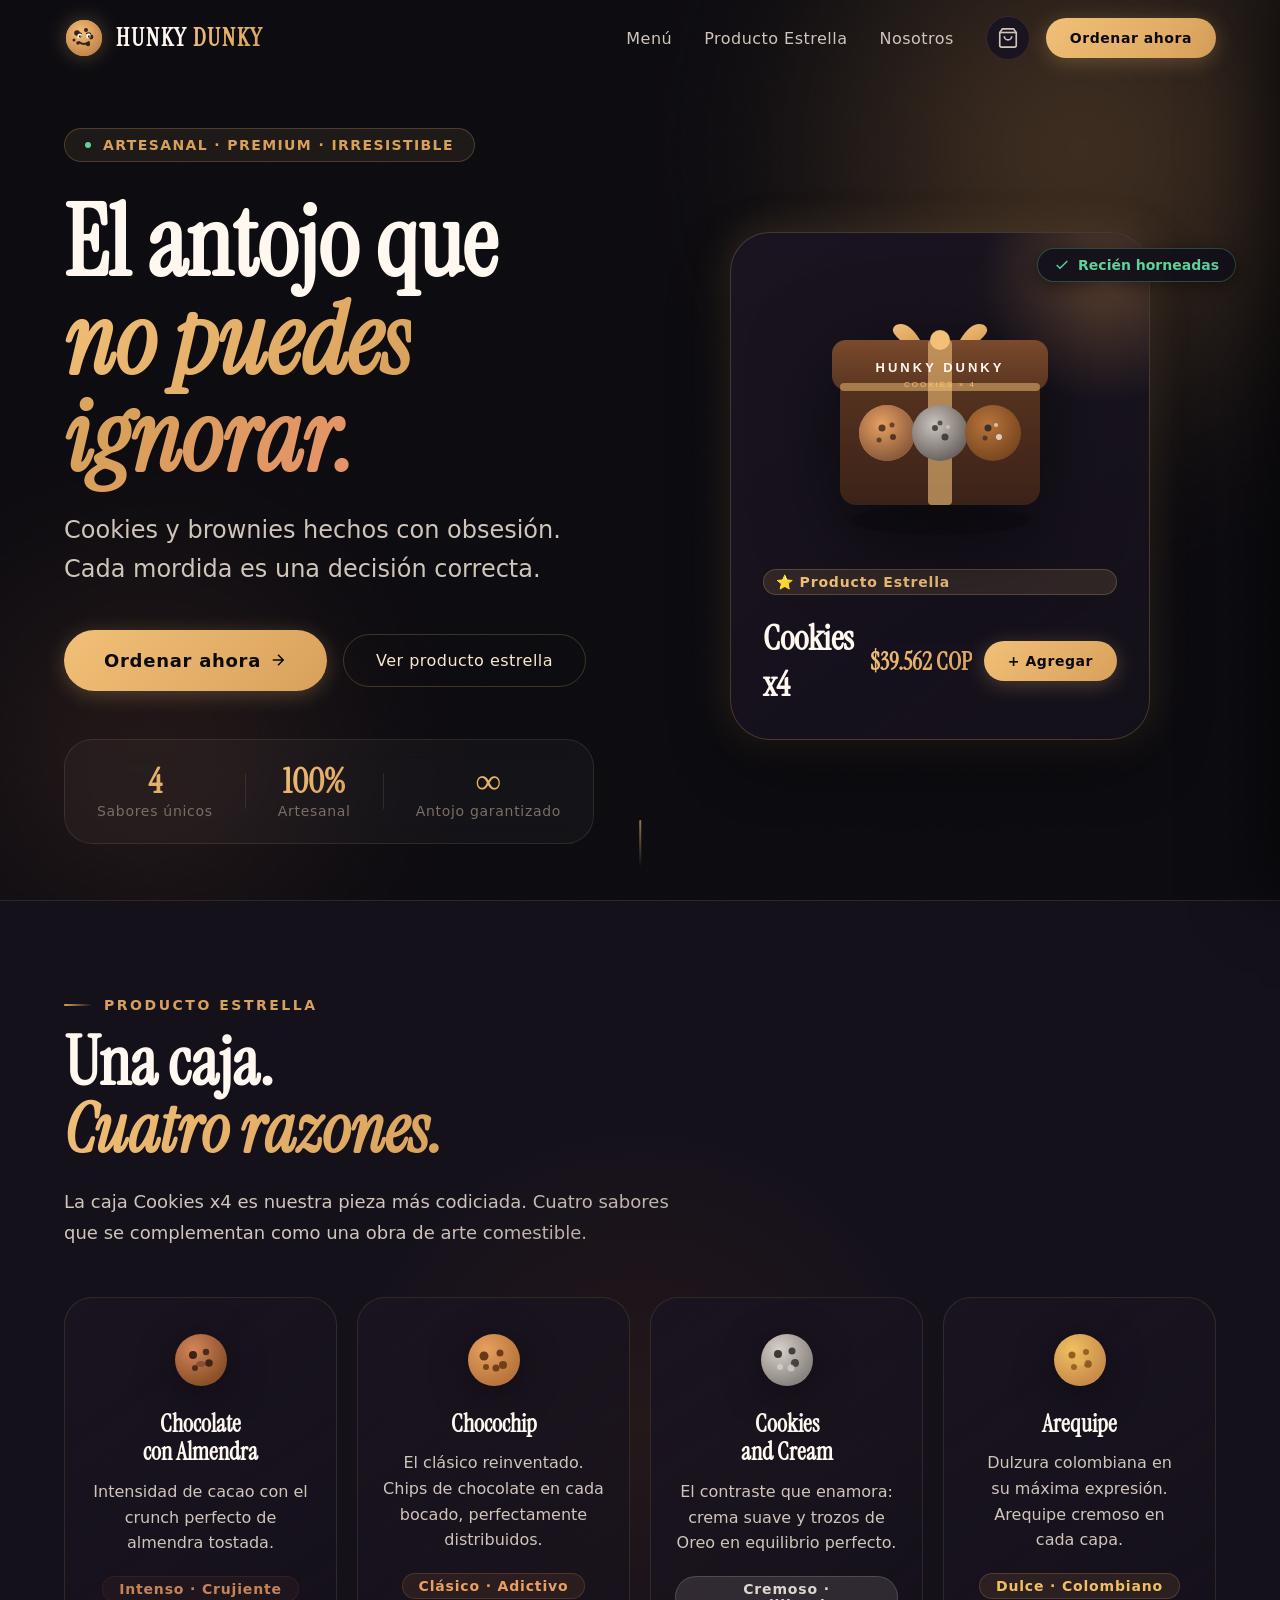
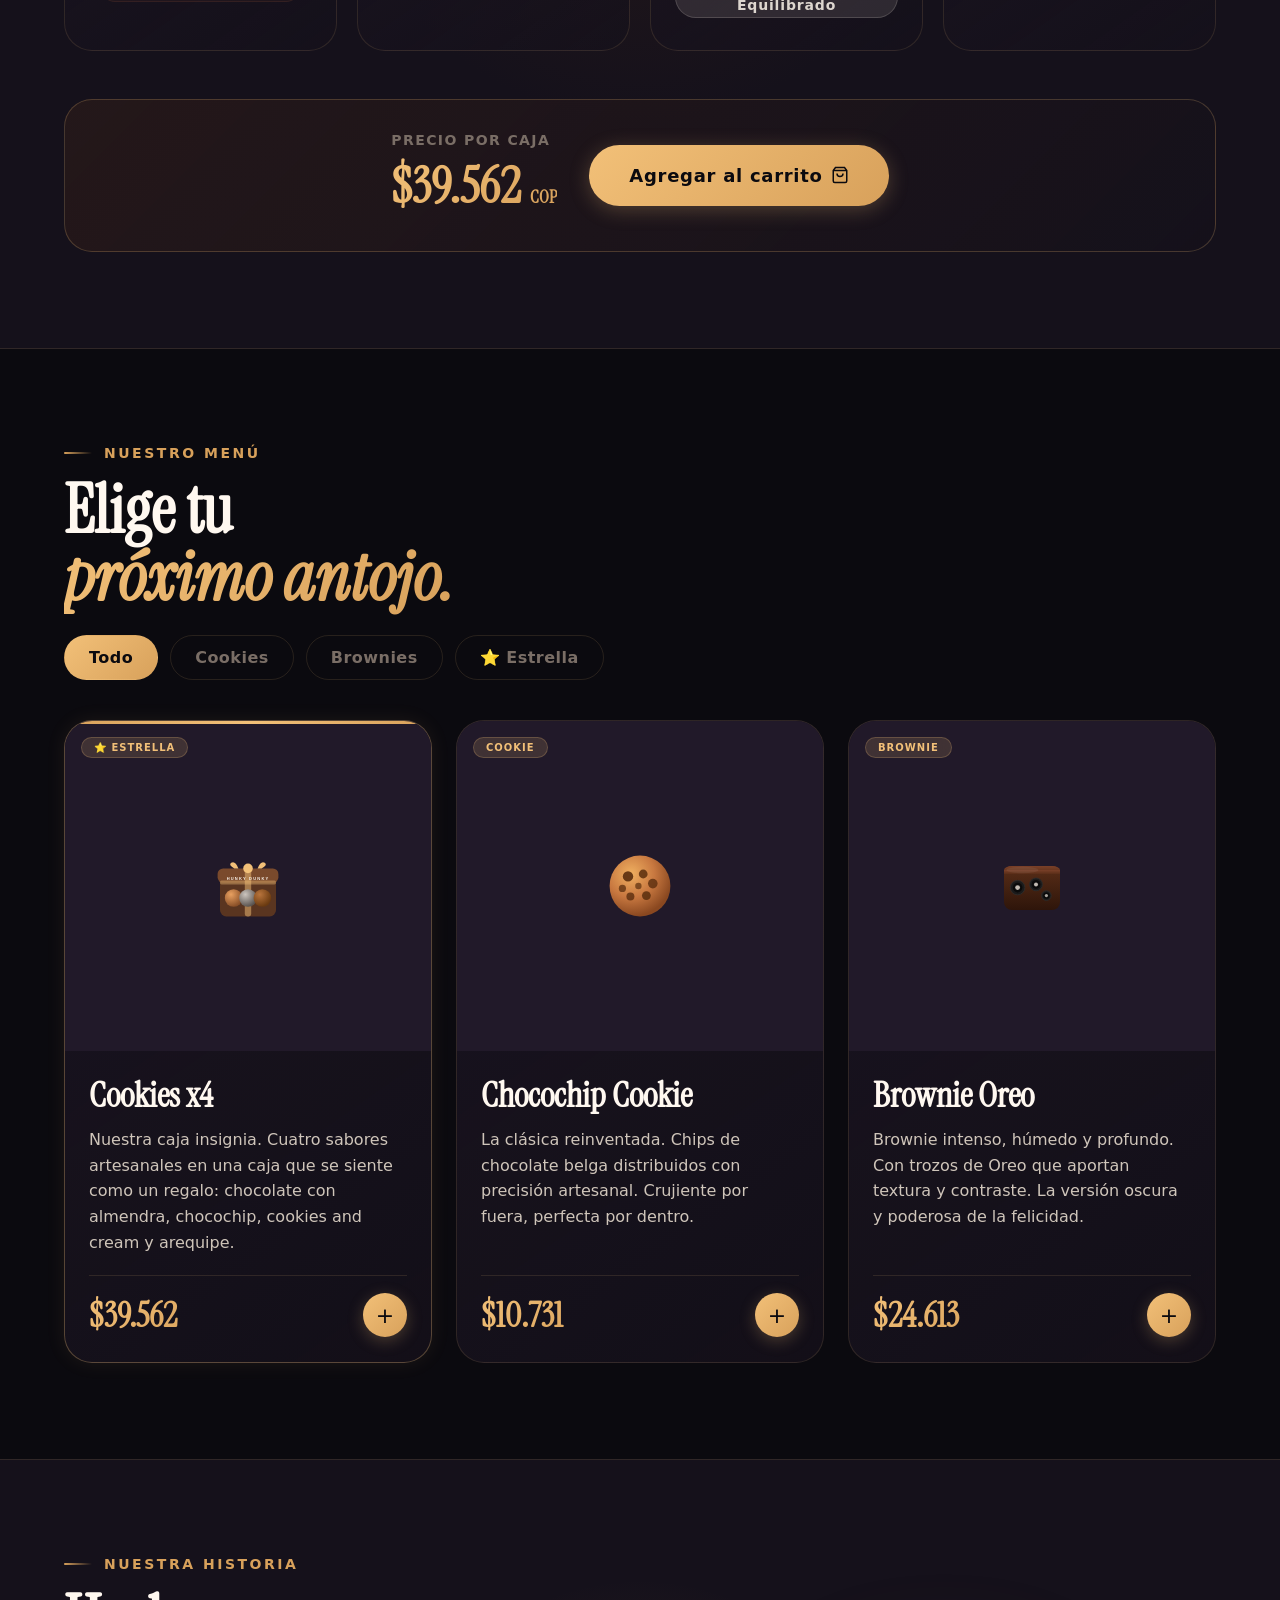
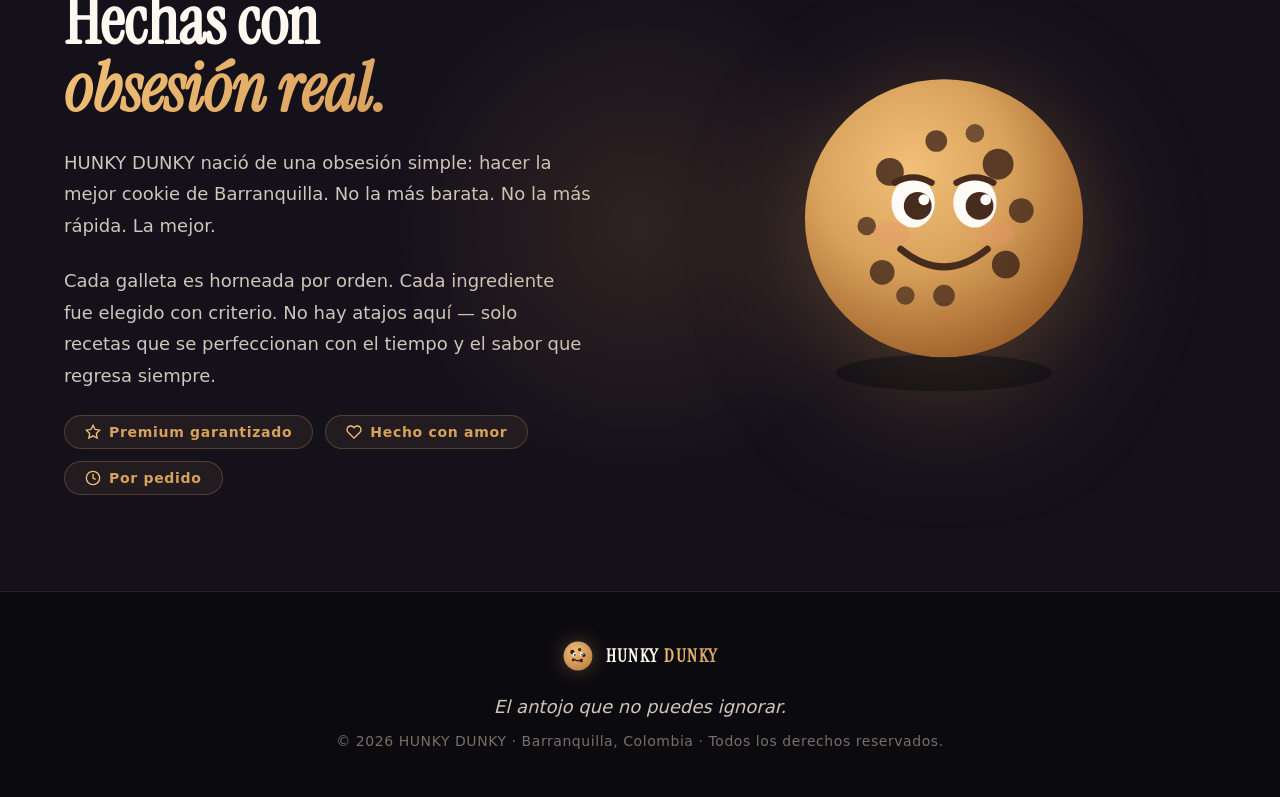
<file: index.html>
<!DOCTYPE html>
<html lang="es" data-theme="dark">
<head>
  <meta charset="UTF-8" />
  <meta name="viewport" content="width=device-width, initial-scale=1.0" />
  <title>HUNKY DUNKY — Cookies & Brownies Premium</title>
  <meta name="description" content="Cookies y brownies artesanales premium. Experimenta el sabor que no olvidarás. Envío a domicilio en Barranquilla." />
  <meta property="og:title" content="HUNKY DUNKY — Cookies & Brownies Premium" />
  <meta property="og:description" content="Cookies artesanales premium. Pide ahora." />
  <meta property="og:type" content="website" />

  <!-- Fonts -->
  <link href="https://api.fontshare.com/v2/css?f[]=clash-display@400,500,600,700&f[]=satoshi@300,400,500,700&display=swap" rel="stylesheet" />
  <link rel="preconnect" href="https://fonts.googleapis.com" />
  <link rel="preconnect" href="https://fonts.gstatic.com" crossorigin />
  <link href="https://fonts.googleapis.com/css2?family=Instrument+Serif:ital@0;1&display=swap" rel="stylesheet" />

  <link rel="stylesheet" href="style.css" />

  <!-- Favicon inline SVG -->
  <link rel="icon" href="data:image/svg+xml,<svg xmlns='http://www.w3.org/2000/svg' viewBox='0 0 32 32'><circle cx='16' cy='16' r='14' fill='%23D8A15B'/><circle cx='11' cy='12' r='2.5' fill='%233B2218'/><circle cx='20' cy='10' r='1.8' fill='%233B2218'/><circle cx='22' cy='18' r='2.2' fill='%233B2218'/><circle cx='13' cy='21' r='1.6' fill='%233B2218'/><circle cx='18' cy='24' r='2' fill='%233B2218'/><circle cx='9' cy='19' r='1.4' fill='%233B2218'/></svg>" />
</head>
<body>

  <!-- ============================================================
       HEADER / NAV
  ============================================================ -->
  <header class="site-header" id="site-header">
    <div class="header-inner">
      <a href="#hero" class="brand-logo" aria-label="HUNKY DUNKY — Inicio">
        <!-- SVG Logo -->
        <svg class="logo-mascot" viewBox="0 0 40 40" fill="none" aria-hidden="true">
          <circle cx="20" cy="20" r="18" fill="#D8A15B"/>
          <circle cx="20" cy="20" r="18" fill="url(#cookieGrad)" />
          <circle cx="13" cy="15" r="2.8" fill="#3B2218"/>
          <circle cx="22" cy="12" r="2" fill="#3B2218"/>
          <circle cx="27" cy="19" r="2.4" fill="#3B2218"/>
          <circle cx="14" cy="25" r="1.8" fill="#3B2218"/>
          <circle cx="24" cy="26" r="2.2" fill="#3B2218"/>
          <circle cx="10" cy="22" r="1.5" fill="#3B2218"/>
          <!-- Ojos -->
          <ellipse cx="15.5" cy="18" rx="2.2" ry="2.5" fill="#fff"/>
          <ellipse cx="24.5" cy="18" rx="2.2" ry="2.5" fill="#fff"/>
          <circle cx="16.2" cy="18.5" r="1.3" fill="#3B2218"/>
          <circle cx="25.2" cy="18.5" r="1.3" fill="#3B2218"/>
          <circle cx="16.7" cy="18" r="0.5" fill="#fff"/>
          <circle cx="25.7" cy="18" r="0.5" fill="#fff"/>
          <!-- Sonrisa -->
          <path d="M15 24 Q20 28 25 24" stroke="#3B2218" stroke-width="1.8" stroke-linecap="round" fill="none"/>
          <!-- Cejas -->
          <path d="M13.5 15.5 Q15.5 14 17.5 15.5" stroke="#3B2218" stroke-width="1.2" stroke-linecap="round" fill="none"/>
          <path d="M22.5 15.5 Q24.5 14 26.5 15.5" stroke="#3B2218" stroke-width="1.2" stroke-linecap="round" fill="none"/>
          <defs>
            <radialGradient id="cookieGrad" cx="40%" cy="35%" r="65%">
              <stop offset="0%" stop-color="#F2C078"/>
              <stop offset="100%" stop-color="#C4854A"/>
            </radialGradient>
          </defs>
        </svg>
        <span class="brand-wordmark">HUNKY <em>DUNKY</em></span>
      </a>

      <nav class="header-nav" aria-label="Navegación principal">
        <a href="#menu" class="nav-link">Menú</a>
        <a href="#estrella" class="nav-link">Producto Estrella</a>
        <a href="#nosotros" class="nav-link">Nosotros</a>
      </nav>

      <div class="header-actions">
        <button class="cart-trigger" id="cartTrigger" aria-label="Ver carrito">
          <svg viewBox="0 0 24 24" fill="none" stroke="currentColor" stroke-width="1.8" width="22" height="22">
            <path d="M6 2L3 6v14a2 2 0 002 2h14a2 2 0 002-2V6l-3-4z"/>
            <line x1="3" y1="6" x2="21" y2="6"/>
            <path d="M16 10a4 4 0 01-8 0"/>
          </svg>
          <span class="cart-count" id="cartCount">0</span>
        </button>
        <button class="btn-cta btn-cta--sm" onclick="document.getElementById('menu').scrollIntoView({behavior:'smooth'})">
          Ordenar ahora
        </button>
      </div>

      <button class="mobile-menu-btn" id="mobileMenuBtn" aria-label="Menú móvil">
        <span></span><span></span><span></span>
      </button>
    </div>

    <!-- Mobile nav -->
    <div class="mobile-nav" id="mobileNav">
      <a href="#menu" class="mobile-nav-link" onclick="closeMobileMenu()">Menú</a>
      <a href="#estrella" class="mobile-nav-link" onclick="closeMobileMenu()">Producto Estrella</a>
      <a href="#nosotros" class="mobile-nav-link" onclick="closeMobileMenu()">Nosotros</a>
      <button class="btn-cta" onclick="document.getElementById('menu').scrollIntoView({behavior:'smooth'});closeMobileMenu()">
        Ordenar ahora
      </button>
    </div>
  </header>

  <!-- ============================================================
       HERO
  ============================================================ -->
  <section class="hero" id="hero">
    <!-- Background layers -->
    <div class="hero-bg">
      <div class="hero-bg__glow hero-bg__glow--1"></div>
      <div class="hero-bg__glow hero-bg__glow--2"></div>
      <div class="hero-bg__grain"></div>
    </div>

    <!-- Floating cookie particles -->
    <div class="hero-particles" aria-hidden="true">
      <span class="particle p1">✦</span>
      <span class="particle p2">✦</span>
      <span class="particle p3">·</span>
      <span class="particle p4">✦</span>
      <span class="particle p5">·</span>
    </div>

    <div class="hero-inner">
      <div class="hero-content">
        <div class="hero-badge reveal-up">
          <span class="badge-dot"></span>
          Artesanal · Premium · Irresistible
        </div>

        <h1 class="hero-headline reveal-up delay-1">
          El antojo que<br />
          <em class="headline-accent">no puedes ignorar.</em>
        </h1>

        <p class="hero-sub reveal-up delay-2">
          Cookies y brownies hechos con obsesión. Cada mordida es una decisión correcta.
        </p>

        <div class="hero-ctas reveal-up delay-3">
          <button class="btn-cta btn-cta--lg" onclick="document.getElementById('menu').scrollIntoView({behavior:'smooth'})">
            Ordenar ahora
            <svg viewBox="0 0 24 24" fill="none" stroke="currentColor" stroke-width="2" width="18" height="18"><path d="M5 12h14M12 5l7 7-7 7"/></svg>
          </button>
          <button class="btn-ghost" onclick="document.getElementById('estrella').scrollIntoView({behavior:'smooth'})">
            Ver producto estrella
          </button>
        </div>

        <!-- Stats bar -->
        <div class="hero-stats reveal-up delay-4">
          <div class="stat">
            <span class="stat-num">4</span>
            <span class="stat-label">Sabores únicos</span>
          </div>
          <div class="stat-divider"></div>
          <div class="stat">
            <span class="stat-num">100%</span>
            <span class="stat-label">Artesanal</span>
          </div>
          <div class="stat-divider"></div>
          <div class="stat">
            <span class="stat-num">∞</span>
            <span class="stat-label">Antojo garantizado</span>
          </div>
        </div>
      </div>

      <!-- Hero visual — floating product mockup -->
      <div class="hero-visual reveal-right delay-2">
        <div class="hero-product-card">
          <div class="hero-product-glow"></div>
          <div class="hero-product-img">
            <!-- Illustrated box SVG -->
            <svg viewBox="0 0 280 280" fill="none" class="product-illustration" aria-label="Caja Cookies x4">
              <!-- Box shadow -->
              <ellipse cx="140" cy="255" rx="90" ry="15" fill="#0B0A0F" opacity="0.5"/>
              <!-- Box base -->
              <rect x="40" y="100" width="200" height="140" rx="16" fill="url(#boxGrad)"/>
              <!-- Box lid -->
              <rect x="32" y="75" width="216" height="50" rx="14" fill="url(#lidGrad)"/>
              <!-- Box ribbon -->
              <rect x="128" y="75" width="24" height="165" rx="4" fill="#F2C078" opacity="0.6"/>
              <rect x="40" y="118" width="200" height="8" rx="4" fill="#F2C078" opacity="0.5"/>
              <!-- Bow top -->
              <path d="M120 75 Q108 55 96 60 Q88 65 100 75" fill="url(#bowGrad)"/>
              <path d="M160 75 Q172 55 184 60 Q192 65 180 75" fill="url(#bowGrad)"/>
              <circle cx="140" cy="75" r="10" fill="#F2C078"/>
              <!-- Cookie preview windows -->
              <circle cx="87" cy="168" r="28" fill="#C4854A" opacity="0.9"/>
              <circle cx="87" cy="168" r="28" fill="url(#cookie1Grad)"/>
              <circle cx="140" cy="168" r="28" fill="url(#cookie2Grad)"/>
              <circle cx="193" cy="168" r="28" fill="url(#cookie3Grad)"/>
              <!-- Cookie chips on visible cookies -->
              <circle cx="82" cy="163" r="3.5" fill="#3B2218" opacity="0.8"/>
              <circle cx="93" cy="172" r="3" fill="#3B2218" opacity="0.8"/>
              <circle cx="79" cy="175" r="2.5" fill="#3B2218" opacity="0.7"/>
              <circle cx="92" cy="160" r="2.5" fill="#3B2218" opacity="0.7"/>
              <circle cx="135" cy="163" r="3" fill="#2E2A2A" opacity="0.8"/>
              <circle cx="145" cy="172" r="3.5" fill="#2E2A2A" opacity="0.8"/>
              <circle cx="140" cy="158" r="2.5" fill="#2E2A2A" opacity="0.7"/>
              <circle cx="148" cy="162" r="2" fill="#DDD6CF" opacity="0.6"/>
              <!-- Oreo bits -->
              <circle cx="188" cy="163" r="3.5" fill="#2E2A2A" opacity="0.9"/>
              <circle cx="199" cy="172" r="3" fill="#EFE7DD" opacity="0.8"/>
              <circle cx="185" cy="173" r="2.5" fill="#2E2A2A" opacity="0.7"/>
              <circle cx="196" cy="160" r="2" fill="#EFE7DD" opacity="0.7"/>
              <!-- Brand text on box -->
              <text x="140" y="107" text-anchor="middle" fill="#FFF8F0" font-size="13" font-weight="700" letter-spacing="3" font-family="sans-serif">HUNKY DUNKY</text>
              <text x="140" y="122" text-anchor="middle" fill="#F2C078" font-size="8" letter-spacing="2" font-family="sans-serif">COOKIES × 4</text>
              <defs>
                <linearGradient id="boxGrad" x1="0" y1="0" x2="0" y2="1">
                  <stop offset="0%" stop-color="#5A3520"/>
                  <stop offset="100%" stop-color="#3B2218"/>
                </linearGradient>
                <linearGradient id="lidGrad" x1="0" y1="0" x2="0" y2="1">
                  <stop offset="0%" stop-color="#7A4A2C"/>
                  <stop offset="100%" stop-color="#5A3520"/>
                </linearGradient>
                <linearGradient id="bowGrad" x1="0" y1="0" x2="1" y2="1">
                  <stop offset="0%" stop-color="#F2C078"/>
                  <stop offset="100%" stop-color="#D8A15B"/>
                </linearGradient>
                <radialGradient id="cookie1Grad" cx="40%" cy="35%" r="65%">
                  <stop offset="0%" stop-color="#E8A060"/>
                  <stop offset="100%" stop-color="#8A5A3C"/>
                </radialGradient>
                <radialGradient id="cookie2Grad" cx="40%" cy="35%" r="65%">
                  <stop offset="0%" stop-color="#CCC5BE"/>
                  <stop offset="100%" stop-color="#6B6460"/>
                </radialGradient>
                <radialGradient id="cookie3Grad" cx="40%" cy="35%" r="65%">
                  <stop offset="0%" stop-color="#B8743C"/>
                  <stop offset="100%" stop-color="#7A4820"/>
                </radialGradient>
              </defs>
            </svg>
          </div>
          <div class="hero-product-info">
            <span class="product-tag">⭐ Producto Estrella</span>
            <p class="product-hero-name">Cookies x4</p>
            <p class="product-hero-price">$39.562 COP</p>
            <button class="btn-cta btn-cta--sm add-to-cart-btn" data-product-id="1">
              + Agregar
            </button>
          </div>
        </div>

        <!-- Floating badge -->
        <div class="floating-badge">
          <svg viewBox="0 0 24 24" width="16" height="16" fill="none" stroke="#5FD29A" stroke-width="2"><polyline points="20 6 9 17 4 12"/></svg>
          Recién horneadas
        </div>
      </div>
    </div>

    <!-- Scroll indicator -->
    <div class="scroll-indicator" aria-hidden="true">
      <div class="scroll-indicator__line"></div>
    </div>
  </section>

  <!-- ============================================================
       PRODUCTO ESTRELLA — DETALLE
  ============================================================ -->
  <section class="featured" id="estrella">
    <div class="section-inner">
      <div class="section-label reveal-up">Producto Estrella</div>
      <h2 class="section-title reveal-up delay-1">
        Una caja.<br /><em>Cuatro razones.</em>
      </h2>
      <p class="section-sub reveal-up delay-2">
        La caja Cookies x4 es nuestra pieza más codiciada. Cuatro sabores que se complementan como una obra de arte comestible.
      </p>

      <div class="flavors-grid reveal-up delay-2">
        <div class="flavor-card" data-color="#6B3E2E">
          <div class="flavor-icon">
            <svg viewBox="0 0 60 60" fill="none" width="60" height="60">
              <circle cx="30" cy="30" r="26" fill="url(#f1g)"/>
              <circle cx="22" cy="25" r="4" fill="#2E1A0E" opacity="0.9"/>
              <circle cx="35" cy="22" r="3.2" fill="#2E1A0E" opacity="0.8"/>
              <circle cx="38" cy="33" r="3.8" fill="#2E1A0E" opacity="0.85"/>
              <circle cx="24" cy="38" r="3" fill="#2E1A0E" opacity="0.75"/>
              <ellipse cx="30" cy="34" rx="5" ry="3" fill="#6B3E2E" opacity="0.6"/>
              <defs>
                <radialGradient id="f1g" cx="35%" cy="30%" r="70%">
                  <stop offset="0%" stop-color="#D4845A"/>
                  <stop offset="100%" stop-color="#8A5028"/>
                </radialGradient>
              </defs>
            </svg>
          </div>
          <h3 class="flavor-name">Chocolate<br />con Almendra</h3>
          <p class="flavor-desc">Intensidad de cacao con el crunch perfecto de almendra tostada.</p>
          <div class="flavor-chip" style="background: #6B3E2E20; color: #C4845A; border-color: #6B3E2E40;">
            Intenso · Crujiente
          </div>
        </div>

        <div class="flavor-card" data-color="#B8743C">
          <div class="flavor-icon">
            <svg viewBox="0 0 60 60" fill="none" width="60" height="60">
              <circle cx="30" cy="30" r="26" fill="url(#f2g)"/>
              <circle cx="20" cy="26" r="4.5" fill="#5A2E0E" opacity="0.9"/>
              <circle cx="36" cy="23" r="3.5" fill="#5A2E0E" opacity="0.85"/>
              <circle cx="39" cy="35" r="4" fill="#5A2E0E" opacity="0.8"/>
              <circle cx="22" cy="37" r="3" fill="#5A2E0E" opacity="0.75"/>
              <circle cx="32" cy="38" r="3.5" fill="#5A2E0E" opacity="0.8"/>
              <defs>
                <radialGradient id="f2g" cx="35%" cy="30%" r="70%">
                  <stop offset="0%" stop-color="#E8A060"/>
                  <stop offset="100%" stop-color="#B8743C"/>
                </radialGradient>
              </defs>
            </svg>
          </div>
          <h3 class="flavor-name">Chocochip</h3>
          <p class="flavor-desc">El clásico reinventado. Chips de chocolate en cada bocado, perfectamente distribuidos.</p>
          <div class="flavor-chip" style="background: #B8743C20; color: #E8A060; border-color: #B8743C40;">
            Clásico · Adictivo
          </div>
        </div>

        <div class="flavor-card" data-color="#DDD6CF">
          <div class="flavor-icon">
            <svg viewBox="0 0 60 60" fill="none" width="60" height="60">
              <circle cx="30" cy="30" r="26" fill="url(#f3g)"/>
              <circle cx="21" cy="24" r="4" fill="#2E2A2A" opacity="0.9"/>
              <circle cx="35" cy="21" r="3.5" fill="#2E2A2A" opacity="0.85"/>
              <circle cx="38" cy="33" r="4" fill="#2E2A2A" opacity="0.8"/>
              <circle cx="23" cy="37" r="3" fill="#DDD6CF" opacity="0.7"/>
              <circle cx="34" cy="38" r="3.5" fill="#DDD6CF" opacity="0.65"/>
              <defs>
                <radialGradient id="f3g" cx="35%" cy="30%" r="70%">
                  <stop offset="0%" stop-color="#D8D0C8"/>
                  <stop offset="100%" stop-color="#8A8480"/>
                </radialGradient>
              </defs>
            </svg>
          </div>
          <h3 class="flavor-name">Cookies<br />and Cream</h3>
          <p class="flavor-desc">El contraste que enamora: crema suave y trozos de Oreo en equilibrio perfecto.</p>
          <div class="flavor-chip" style="background: #DDD6CF20; color: #DDD6CF; border-color: #DDD6CF30;">
            Cremoso · Equilibrado
          </div>
        </div>

        <div class="flavor-card" data-color="#C88B4A">
          <div class="flavor-icon">
            <svg viewBox="0 0 60 60" fill="none" width="60" height="60">
              <circle cx="30" cy="30" r="26" fill="url(#f4g)"/>
              <circle cx="22" cy="25" r="3.5" fill="#7A4A10" opacity="0.8"/>
              <circle cx="36" cy="22" r="3" fill="#7A4A10" opacity="0.75"/>
              <circle cx="38" cy="34" r="3.8" fill="#7A4A10" opacity="0.8"/>
              <circle cx="24" cy="37" r="3" fill="#7A4A10" opacity="0.7"/>
              <ellipse cx="30" cy="32" rx="6" ry="4" fill="#F0C060" opacity="0.3"/>
              <defs>
                <radialGradient id="f4g" cx="35%" cy="30%" r="70%">
                  <stop offset="0%" stop-color="#F0C060"/>
                  <stop offset="100%" stop-color="#C88B4A"/>
                </radialGradient>
              </defs>
            </svg>
          </div>
          <h3 class="flavor-name">Arequipe</h3>
          <p class="flavor-desc">Dulzura colombiana en su máxima expresión. Arequipe cremoso en cada capa.</p>
          <div class="flavor-chip" style="background: #C88B4A20; color: #F0C060; border-color: #C88B4A40;">
            Dulce · Colombiano
          </div>
        </div>
      </div>

      <!-- CTA featured -->
      <div class="featured-cta reveal-up delay-3">
        <div class="featured-price-block">
          <span class="price-label">Precio por caja</span>
          <span class="featured-price">$39.562 <small>COP</small></span>
        </div>
        <button class="btn-cta btn-cta--lg add-to-cart-btn" data-product-id="1">
          Agregar al carrito
          <svg viewBox="0 0 24 24" fill="none" stroke="currentColor" stroke-width="2" width="18" height="18"><path d="M6 2L3 6v14a2 2 0 002 2h14a2 2 0 002-2V6l-3-4z"/><line x1="3" y1="6" x2="21" y2="6"/><path d="M16 10a4 4 0 01-8 0"/></svg>
        </button>
      </div>
    </div>
  </section>

  <!-- ============================================================
       MENÚ / CATÁLOGO
  ============================================================ -->
  <section class="menu-section" id="menu">
    <div class="section-inner">
      <div class="section-label reveal-up">Nuestro Menú</div>
      <h2 class="section-title reveal-up delay-1">
        Elige tu<br /><em>próximo antojo.</em>
      </h2>

      <!-- Filtros -->
      <div class="filters reveal-up delay-2" role="tablist" aria-label="Filtrar productos">
        <button class="filter-btn filter-btn--active" data-filter="all" role="tab" aria-selected="true">Todo</button>
        <button class="filter-btn" data-filter="cookies" role="tab" aria-selected="false">Cookies</button>
        <button class="filter-btn" data-filter="brownies" role="tab" aria-selected="false">Brownies</button>
        <button class="filter-btn" data-filter="estrella" role="tab" aria-selected="false">⭐ Estrella</button>
      </div>

      <!-- Products Grid -->
      <div class="products-grid" id="productsGrid" role="list"></div>
    </div>
  </section>

  <!-- ============================================================
       NOSOTROS / BRAND STORY
  ============================================================ -->
  <section class="brand-story" id="nosotros">
    <div class="brand-story__bg">
      <div class="brand-story__glow"></div>
    </div>
    <div class="section-inner brand-story__inner">
      <div class="brand-story__text reveal-left">
        <div class="section-label">Nuestra Historia</div>
        <h2 class="section-title">
          Hechas con<br /><em>obsesión real.</em>
        </h2>
        <p class="story-body">
          HUNKY DUNKY nació de una obsesión simple: hacer la mejor cookie de Barranquilla. No la más barata. No la más rápida. La mejor.
        </p>
        <p class="story-body">
          Cada galleta es horneada por orden. Cada ingrediente fue elegido con criterio. No hay atajos aquí — solo recetas que se perfeccionan con el tiempo y el sabor que regresa siempre.
        </p>
        <div class="brand-values">
          <div class="value-pill">
            <svg viewBox="0 0 24 24" fill="none" stroke="#F2C078" stroke-width="2" width="16" height="16"><path d="M12 2l3.09 6.26L22 9.27l-5 4.87 1.18 6.88L12 17.77l-6.18 3.25L7 14.14 2 9.27l6.91-1.01L12 2z"/></svg>
            Premium garantizado
          </div>
          <div class="value-pill">
            <svg viewBox="0 0 24 24" fill="none" stroke="#F2C078" stroke-width="2" width="16" height="16"><path d="M20.84 4.61a5.5 5.5 0 00-7.78 0L12 5.67l-1.06-1.06a5.5 5.5 0 00-7.78 7.78l1.06 1.06L12 21.23l7.78-7.78 1.06-1.06a5.5 5.5 0 000-7.78z"/></svg>
            Hecho con amor
          </div>
          <div class="value-pill">
            <svg viewBox="0 0 24 24" fill="none" stroke="#F2C078" stroke-width="2" width="16" height="16"><circle cx="12" cy="12" r="10"/><polyline points="12 6 12 12 16 14"/></svg>
            Por pedido
          </div>
        </div>
      </div>
      <div class="brand-story__visual reveal-right delay-1">
        <!-- Brand mascota grande -->
        <div class="mascot-large-wrap">
          <svg viewBox="0 0 220 220" fill="none" class="mascot-large" aria-label="Mascota HUNKY DUNKY">
            <!-- Sombra -->
            <ellipse cx="110" cy="205" rx="70" ry="12" fill="#0B0A0F" opacity="0.5"/>
            <!-- Cookie body -->
            <circle cx="110" cy="105" r="90" fill="url(#bigCookieGrad)"/>
            <!-- Chips -->
            <circle cx="75" cy="75" r="9" fill="#3B2218" opacity="0.85"/>
            <circle cx="105" cy="55" r="7" fill="#3B2218" opacity="0.8"/>
            <circle cx="145" cy="70" r="10" fill="#3B2218" opacity="0.85"/>
            <circle cx="160" cy="100" r="8" fill="#3B2218" opacity="0.8"/>
            <circle cx="150" cy="135" r="9" fill="#3B2218" opacity="0.85"/>
            <circle cx="110" cy="155" r="7" fill="#3B2218" opacity="0.75"/>
            <circle cx="70" cy="140" r="8" fill="#3B2218" opacity="0.8"/>
            <circle cx="60" cy="110" r="6" fill="#3B2218" opacity="0.75"/>
            <circle cx="85" cy="155" r="6" fill="#3B2218" opacity="0.7"/>
            <circle cx="130" cy="50" r="6" fill="#3B2218" opacity="0.7"/>
            <!-- Eyes -->
            <ellipse cx="90" cy="95" rx="14" ry="16" fill="#fff"/>
            <ellipse cx="130" cy="95" rx="14" ry="16" fill="#fff"/>
            <circle cx="93" cy="97" r="9" fill="#3B2218"/>
            <circle cx="133" cy="97" r="9" fill="#3B2218"/>
            <circle cx="97" cy="93" r="3.5" fill="#fff"/>
            <circle cx="137" cy="93" r="3.5" fill="#fff"/>
            <!-- Eyebrows -->
            <path d="M78 82 Q90 75 102 82" stroke="#3B2218" stroke-width="4" stroke-linecap="round" fill="none"/>
            <path d="M118 82 Q130 75 142 82" stroke="#3B2218" stroke-width="4" stroke-linecap="round" fill="none"/>
            <!-- Smile -->
            <path d="M82 125 Q110 148 138 125" stroke="#3B2218" stroke-width="4.5" stroke-linecap="round" fill="none"/>
            <!-- Cheeks -->
            <ellipse cx="76" cy="115" rx="12" ry="8" fill="#E8906A" opacity="0.35"/>
            <ellipse cx="144" cy="115" rx="12" ry="8" fill="#E8906A" opacity="0.35"/>
            <defs>
              <radialGradient id="bigCookieGrad" cx="38%" cy="32%" r="70%">
                <stop offset="0%" stop-color="#F2C078"/>
                <stop offset="50%" stop-color="#D8A15B"/>
                <stop offset="100%" stop-color="#A0622A"/>
              </radialGradient>
            </defs>
          </svg>
          <div class="mascot-glow-ring"></div>
        </div>
      </div>
    </div>
  </section>

  <!-- ============================================================
       FOOTER
  ============================================================ -->
  <footer class="site-footer">
    <div class="footer-inner">
      <div class="footer-brand">
        <svg class="logo-mascot logo-mascot--sm" viewBox="0 0 40 40" fill="none" aria-hidden="true">
          <circle cx="20" cy="20" r="18" fill="url(#cookieGradF)"/>
          <circle cx="13" cy="15" r="2.8" fill="#3B2218"/>
          <circle cx="22" cy="12" r="2" fill="#3B2218"/>
          <circle cx="27" cy="19" r="2.4" fill="#3B2218"/>
          <circle cx="14" cy="25" r="1.8" fill="#3B2218"/>
          <circle cx="24" cy="26" r="2.2" fill="#3B2218"/>
          <ellipse cx="15.5" cy="18" rx="2.2" ry="2.5" fill="#fff"/>
          <ellipse cx="24.5" cy="18" rx="2.2" ry="2.5" fill="#fff"/>
          <circle cx="16.2" cy="18.5" r="1.3" fill="#3B2218"/>
          <circle cx="25.2" cy="18.5" r="1.3" fill="#3B2218"/>
          <circle cx="16.7" cy="18" r="0.5" fill="#fff"/>
          <circle cx="25.7" cy="18" r="0.5" fill="#fff"/>
          <path d="M15 24 Q20 28 25 24" stroke="#3B2218" stroke-width="1.8" stroke-linecap="round" fill="none"/>
          <defs>
            <radialGradient id="cookieGradF" cx="40%" cy="35%" r="65%">
              <stop offset="0%" stop-color="#F2C078"/>
              <stop offset="100%" stop-color="#C4854A"/>
            </radialGradient>
          </defs>
        </svg>
        <span class="brand-wordmark brand-wordmark--sm">HUNKY <em>DUNKY</em></span>
      </div>
      <p class="footer-tagline">El antojo que no puedes ignorar.</p>
      <p class="footer-copy">© 2026 HUNKY DUNKY · Barranquilla, Colombia · Todos los derechos reservados.</p>
    </div>
  </footer>

  <!-- ============================================================
       CART DRAWER
  ============================================================ -->
  <div class="cart-overlay" id="cartOverlay" aria-hidden="true"></div>
  <aside class="cart-drawer" id="cartDrawer" aria-label="Carrito de compras" aria-hidden="true">
    <div class="cart-header">
      <h2 class="cart-title">
        <svg viewBox="0 0 24 24" fill="none" stroke="currentColor" stroke-width="1.8" width="20" height="20"><path d="M6 2L3 6v14a2 2 0 002 2h14a2 2 0 002-2V6l-3-4z"/><line x1="3" y1="6" x2="21" y2="6"/><path d="M16 10a4 4 0 01-8 0"/></svg>
        Tu pedido
      </h2>
      <button class="cart-close" id="cartClose" aria-label="Cerrar carrito">
        <svg viewBox="0 0 24 24" fill="none" stroke="currentColor" stroke-width="2" width="20" height="20"><line x1="18" y1="6" x2="6" y2="18"/><line x1="6" y1="6" x2="18" y2="18"/></svg>
      </button>
    </div>

    <div class="cart-items" id="cartItems">
      <!-- Dynamic items rendered by JS -->
    </div>

    <div class="cart-empty" id="cartEmpty">
      <svg viewBox="0 0 60 60" fill="none" width="60" height="60">
        <circle cx="30" cy="30" r="26" fill="#15111B"/>
        <circle cx="22" cy="25" r="2" fill="#3B2218"/>
        <circle cx="35" cy="23" r="2.5" fill="#3B2218"/>
        <circle cx="38" cy="34" r="2" fill="#3B2218"/>
        <circle cx="23" cy="36" r="1.8" fill="#3B2218"/>
        <path d="M20 40 Q30 47 40 40" stroke="#3B2218" stroke-width="2" stroke-linecap="round" fill="none"/>
      </svg>
      <p>Tu carrito está vacío</p>
      <span>Agrega algo delicioso</span>
    </div>

    <div class="cart-footer" id="cartFooter">
      <div class="cart-summary">
        <div class="summary-row">
          <span>Subtotal</span>
          <span id="cartSubtotal">$0</span>
        </div>
        <div class="summary-row">
          <span>Envío</span>
          <span id="cartShipping">$5.000</span>
        </div>
        <div class="summary-row summary-row--total">
          <span>Total</span>
          <span id="cartTotal">$0</span>
        </div>
      </div>
      <button class="btn-cta btn-cta--full" id="checkoutBtn">
        Ir al pedido
        <svg viewBox="0 0 24 24" fill="none" stroke="currentColor" stroke-width="2" width="16" height="16"><path d="M5 12h14M12 5l7 7-7 7"/></svg>
      </button>
    </div>
  </aside>

  <!-- ============================================================
       CHECKOUT MODAL
  ============================================================ -->
  <div class="modal-overlay" id="checkoutOverlay" aria-hidden="true">
    <div class="checkout-modal" role="dialog" aria-modal="true" aria-label="Formulario de pedido" id="checkoutModal">
      <button class="modal-close" id="checkoutClose" aria-label="Cerrar formulario">
        <svg viewBox="0 0 24 24" fill="none" stroke="currentColor" stroke-width="2" width="18" height="18"><line x1="18" y1="6" x2="6" y2="18"/><line x1="6" y1="6" x2="18" y2="18"/></svg>
      </button>

      <div class="checkout-header">
        <div class="checkout-logo">
          <svg class="logo-mascot logo-mascot--xs" viewBox="0 0 40 40" fill="none" aria-hidden="true">
            <circle cx="20" cy="20" r="18" fill="url(#cGrad)"/>
            <circle cx="13" cy="15" r="2.8" fill="#3B2218"/>
            <circle cx="22" cy="12" r="2" fill="#3B2218"/>
            <circle cx="27" cy="19" r="2.4" fill="#3B2218"/>
            <circle cx="14" cy="25" r="1.8" fill="#3B2218"/>
            <circle cx="24" cy="26" r="2.2" fill="#3B2218"/>
            <ellipse cx="15.5" cy="18" rx="2.2" ry="2.5" fill="#fff"/>
            <ellipse cx="24.5" cy="18" rx="2.2" ry="2.5" fill="#fff"/>
            <circle cx="16.2" cy="18.5" r="1.3" fill="#3B2218"/>
            <circle cx="25.2" cy="18.5" r="1.3" fill="#3B2218"/>
            <path d="M15 24 Q20 28 25 24" stroke="#3B2218" stroke-width="1.8" stroke-linecap="round" fill="none"/>
            <defs>
              <radialGradient id="cGrad" cx="40%" cy="35%" r="65%">
                <stop offset="0%" stop-color="#F2C078"/>
                <stop offset="100%" stop-color="#C4854A"/>
              </radialGradient>
            </defs>
          </svg>
        </div>
        <h2 class="checkout-title">Completa tu pedido</h2>
        <p class="checkout-sub">Estás a un paso del antojo.</p>
      </div>

      <form class="checkout-form" id="checkoutForm" novalidate>
        <div class="form-grid">
          <div class="form-field">
            <label for="f-name" class="form-label">Nombre completo *</label>
            <input type="text" id="f-name" class="form-input" placeholder="Tu nombre" autocomplete="name" required />
            <span class="form-error" id="err-name"></span>
          </div>
          <div class="form-field">
            <label for="f-phone" class="form-label">Teléfono / WhatsApp *</label>
            <input type="tel" id="f-phone" class="form-input" placeholder="+57 300 000 0000" autocomplete="tel" required />
            <span class="form-error" id="err-phone"></span>
          </div>
          <div class="form-field form-field--full">
            <label for="f-address" class="form-label">Dirección de entrega *</label>
            <input type="text" id="f-address" class="form-input" placeholder="Calle, barrio, número" autocomplete="street-address" required />
            <span class="form-error" id="err-address"></span>
          </div>
          <div class="form-field">
            <label for="f-city" class="form-label">Ciudad</label>
            <input type="text" id="f-city" class="form-input" value="Barranquilla" />
          </div>
          <div class="form-field">
            <label class="form-label">Método de entrega</label>
            <div class="delivery-options">
              <label class="delivery-option delivery-option--active" id="opt-domicilio">
                <input type="radio" name="delivery" value="domicilio" checked />
                <svg viewBox="0 0 24 24" fill="none" stroke="currentColor" stroke-width="1.8" width="18" height="18"><path d="M3 9l9-7 9 7v11a2 2 0 01-2 2H5a2 2 0 01-2-2z"/><polyline points="9 22 9 12 15 12 15 22"/></svg>
                Domicilio
              </label>
              <label class="delivery-option" id="opt-pickup">
                <input type="radio" name="delivery" value="pickup" />
                <svg viewBox="0 0 24 24" fill="none" stroke="currentColor" stroke-width="1.8" width="18" height="18"><path d="M21 10c0 7-9 13-9 13s-9-6-9-13a9 9 0 0118 0z"/><circle cx="12" cy="10" r="3"/></svg>
                Recoger
              </label>
            </div>
          </div>
          <div class="form-field form-field--full">
            <label for="f-notes" class="form-label">Notas del pedido</label>
            <textarea id="f-notes" class="form-input form-textarea" placeholder="Instrucciones especiales, alergias, dedicatorias…" rows="3"></textarea>
          </div>
        </div>

        <!-- Order summary in checkout -->
        <div class="checkout-summary" id="checkoutSummary">
          <!-- Rendered by JS -->
        </div>

        <div class="checkout-total-row">
          <span>Total a pagar</span>
          <span id="checkoutTotalDisplay" class="checkout-total-price">$0</span>
        </div>

        <button type="submit" class="btn-cta btn-cta--full btn-cta--lg">
          Confirmar pedido
          <svg viewBox="0 0 24 24" fill="none" stroke="currentColor" stroke-width="2" width="18" height="18"><path d="M22 11.08V12a10 10 0 11-5.93-9.14"/><polyline points="22 4 12 14.01 9 11.01"/></svg>
        </button>
      </form>
    </div>
  </div>

  <!-- ============================================================
       CONFIRMATION MODAL
  ============================================================ -->
  <div class="modal-overlay" id="confirmOverlay" aria-hidden="true">
    <div class="confirm-modal" role="dialog" aria-modal="true" aria-label="Pedido confirmado" id="confirmModal">
      <div class="confirm-animation">
        <div class="confirm-ring"></div>
        <svg viewBox="0 0 60 60" fill="none" width="60" height="60">
          <circle cx="30" cy="30" r="28" fill="#5FD29A20" stroke="#5FD29A" stroke-width="2"/>
          <polyline points="18 30 26 38 42 22" stroke="#5FD29A" stroke-width="3" stroke-linecap="round" stroke-linejoin="round"/>
        </svg>
      </div>
      <h2 class="confirm-title">¡Pedido confirmado!</h2>
      <p class="confirm-sub">Estamos preparando tu orden con mucho cariño.</p>

      <div class="confirm-eta">
        <svg viewBox="0 0 24 24" fill="none" stroke="#F2C078" stroke-width="1.8" width="18" height="18"><circle cx="12" cy="12" r="10"/><polyline points="12 6 12 12 16 14"/></svg>
        Tiempo estimado: <strong>45–60 minutos</strong>
      </div>

      <div class="confirm-order-summary" id="confirmOrderSummary">
        <!-- Rendered by JS -->
      </div>

      <div class="confirm-actions">
        <button class="btn-cta" id="confirmNewOrder" onclick="resetAndClose()">
          Hacer otro pedido
        </button>
        <button class="btn-ghost" onclick="document.getElementById('confirmOverlay').setAttribute('aria-hidden','true'); document.getElementById('confirmOverlay').classList.remove('modal-overlay--visible')">
          Ver el menú
        </button>
      </div>
    </div>
  </div>

  <!-- Toast notification -->
  <div class="toast" id="toast" role="status" aria-live="polite"></div>

  <script src="app.js"></script>
<script data-pplx-inline-edit>
(function () {
  if (window === window.top) return;

  const allowedParentOrigins = ["https://www.perplexity.ai","https://perplexity.ai","https://testing.perplexity.ai","https://staging.perplexity.ai","https://*.preview.i.perplexity.ai","http://localhost:3000","http://127.0.0.1:3000","http://localhost:5173","http://127.0.0.1:5173"];
  const MAX_FONT_BYTES = 500 * 1024;
  const MAX_TOTAL_FONT_BYTES = 2 * 1024 * 1024;
  let scrollForwarding = false;
  let scrollRaf = 0;
  let trustedTopOrigin = null;

  // Allow entries like "https://*.preview.i.perplexity.ai" — the wildcard
  // matches a single DNS label (no dots), so "https://*.foo" cannot stretch
  // across multiple labels.
  function matchesAllowedOrigin(origin) {
    if (!origin) return false;
    for (const entry of allowedParentOrigins) {
      if (!entry.includes("*")) {
        if (entry === origin) return true;
        continue;
      }
      const pattern = new RegExp(
        "^" +
          entry.replace(/[.+?^${}()|[\]\\]/g, "\\$&").replace(/\*/g, "[^.]+") +
          "$",
      );
      if (pattern.test(origin)) return true;
    }
    return false;
  }

  // Trust decision: when the sender is same-origin-visible (event.origin is a
  // real origin like https://www.perplexity.ai) we trust event.origin directly.
  // When event.origin is "null" (opaque broker srcdoc), we fall back to the
  // broker's stamped `parentOrigin` to identify the top window. The fallback
  // is claim-only — we rely on the browser's native `targetOrigin` enforcement
  // on the response path (see postToTrustedTop) to ensure replies can't be
  // delivered to anyone but the actual top window of that claimed origin.
  function getTrustedParentOrigin(event) {
    const forwardedParentOrigin =
      typeof event.data.parentOrigin === "string" ? event.data.parentOrigin : null;
    const parentOrigin = event.origin === "null" ? forwardedParentOrigin : event.origin;
    return matchesAllowedOrigin(parentOrigin) ? parentOrigin : null;
  }

  // All responses go to window.top with targetOrigin = the allowlisted origin.
  // An attacker that iframes us inside their own null-origin broker can claim
  // any parentOrigin they like, but the browser will drop the reply whenever
  // the real top's origin doesn't match — so the screenshot never leaves.
  function postToTrustedTop(message) {
    if (!trustedTopOrigin) return;
    try {
      window.top.postMessage(message, trustedTopOrigin);
    } catch (_error) {}
  }

  function inlineAll(original, clone) {
    if (original.nodeType !== 1 || clone.nodeType !== 1) return;

    try {
      const computedStyle = getComputedStyle(original);
      // cssText on a computed style is the serialized declaration in modern
      // Chromium/Safari — a single read beats enumerating ~400 longhand
      // properties. Firefox returns "" here, so we fall back on empty.
      const serialized = computedStyle.cssText;
      if (serialized) {
        clone.style.cssText = serialized;
      } else {
        const parts = new Array(computedStyle.length);
        for (let index = 0; index < computedStyle.length; index += 1) {
          const property = computedStyle[index];
          parts[index] = `${property}:${computedStyle.getPropertyValue(property)};`;
        }
        clone.style.cssText = parts.join("");
      }
    } catch (_error) {}

    const originalChildren = original.children;
    const clonedChildren = clone.children;
    for (
      let index = 0;
      index < originalChildren.length && index < clonedChildren.length;
      index += 1
    ) {
      inlineAll(originalChildren[index], clonedChildren[index]);
    }
  }

  function extractFontUrl(srcValue) {
    const matches = [
      ...srcValue.matchAll(
        /url\(["']?([^"')]+)["']?\)(?:\s*format\(["']?([^"')]+)["']?\))?/gi,
      ),
    ];
    if (matches.length === 0) return null;
    const woff2 = matches.find((m) => m[2] && m[2].toLowerCase().includes("woff2"));
    if (woff2) return woff2[1];
    const woff = matches.find((m) => m[2] && m[2].toLowerCase().includes("woff"));
    if (woff) return woff[1];
    return matches[0][1];
  }

  // Cache resolved font URL -> data URI across captures. Fonts on a page
  // essentially never change, and a batch run emits multiple captures back to
  // back — without this we'd refetch + re-base64 every time.
  const fontDataUriCache = new Map();
  const SRC_DECLARATION_RE = /src\s*:\s*[^;}]+/i;

  async function fetchAsDataUri(url) {
    if (fontDataUriCache.has(url)) return fontDataUriCache.get(url);
    let dataUri = null;
    try {
      const response = await fetch(url, { mode: "cors", credentials: "omit" });
      if (response.ok) {
        const blob = await response.blob();
        if (blob.size <= MAX_FONT_BYTES) {
          dataUri = await new Promise((resolve) => {
            const reader = new FileReader();
            reader.onloadend = () =>
              resolve(typeof reader.result === "string" ? reader.result : null);
            reader.onerror = () => resolve(null);
            reader.readAsDataURL(blob);
          });
        }
      }
    } catch (_error) {
      dataUri = null;
    }
    fontDataUriCache.set(url, dataUri);
    return dataUri;
  }

  function collectFontFaceRuleTexts() {
    const rules = [];
    for (const sheet of document.styleSheets) {
      let cssRules;
      try {
        cssRules = sheet.cssRules;
      } catch (_error) {
        continue;
      }
      if (!cssRules) continue;
      for (const rule of cssRules) {
        const cssText = rule.cssText || "";
        if (cssText.startsWith("@font-face")) rules.push(cssText);
      }
    }
    return rules;
  }

  async function buildInlinedFontCss() {
    const ruleTexts = collectFontFaceRuleTexts();
    if (ruleTexts.length === 0) return null;

    const resolved = ruleTexts.map((cssText) => {
      if (!SRC_DECLARATION_RE.test(cssText)) return null;
      const srcMatch = cssText.match(/src\s*:\s*([^;}]+)[;}]/i);
      if (!srcMatch) return null;
      const url = extractFontUrl(srcMatch[1]);
      if (!url) return null;
      try {
        return { cssText, url: new URL(url, document.baseURI).href };
      } catch (_error) {
        return null;
      }
    });

    const dataUris = await Promise.all(
      resolved.map((entry) => (entry ? fetchAsDataUri(entry.url) : Promise.resolve(null))),
    );

    const inlined = [];
    let totalBytes = 0;
    for (let index = 0; index < resolved.length; index += 1) {
      const entry = resolved[index];
      const dataUri = dataUris[index];
      if (!entry || !dataUri) continue;
      const approxBytes = dataUri.length * 0.75;
      if (totalBytes + approxBytes > MAX_TOTAL_FONT_BYTES) break;
      totalBytes += approxBytes;
      inlined.push(entry.cssText.replace(SRC_DECLARATION_RE, `src: url("${dataUri}")`));
    }
    return inlined.length > 0 ? inlined.join("\n") : null;
  }

  function stripExternal(clone) {
    const images = clone.querySelectorAll("img");
    for (let index = 0; index < images.length; index += 1) {
      const src = images[index].getAttribute("src");
      if (src && !src.startsWith("data:")) images[index].removeAttribute("src");
    }

    const elements = clone.querySelectorAll("*");
    for (let index = 0; index < elements.length; index += 1) {
      const style = elements[index].style.cssText;
      if (style && style.includes("url(")) {
        elements[index].style.cssText = style.replace(
          /url\(["']?(?!data:)[^)"']*["']?\)/gi,
          "none",
        );
      }
    }
  }

  function emitScroll() {
    scrollRaf = 0;
    if (!scrollForwarding) return;
    postToTrustedTop({
      type: "INLINE_EDIT_SCROLL",
      scrollX: window.scrollX,
      scrollY: window.scrollY,
    });
  }

  window.addEventListener(
    "scroll",
    function () {
      if (!scrollForwarding || scrollRaf) return;
      scrollRaf = requestAnimationFrame(emitScroll);
    },
    { passive: true, capture: true },
  );

  async function handleCaptureRequest(event) {
    const requestId = event.data.requestId;
    const scrollX = window.scrollX;
    const scrollY = window.scrollY;
    const width = window.innerWidth;
    const height = window.innerHeight;

    function postResult(dataUrl) {
      postToTrustedTop({
        type: "INLINE_EDIT_SCREENSHOT_RESULT",
        requestId,
        dataUrl,
        scrollX,
        scrollY,
      });
    }

    try {
      // Wait for any pending web fonts to resolve so both inline metrics and
      // the @font-face inlining below see the same loaded faces.
      if (document.fonts && document.fonts.ready) {
        try {
          await document.fonts.ready;
        } catch (_error) {}
      }

      const clone = document.documentElement.cloneNode(true);
      inlineAll(document.documentElement, clone);

      const removedNodes = clone.querySelectorAll("script,link[rel=\"stylesheet\"],style");
      for (let index = 0; index < removedNodes.length; index += 1) {
        removedNodes[index].remove();
      }

      stripExternal(clone);

      // Re-embed web fonts as data-URI @font-face rules so the SVG rasterizer
      // can resolve them — external font URLs aren't fetched during
      // foreignObject rendering, which would otherwise force a fallback face
      // and change text metrics.
      const inlinedFontCss = await buildInlinedFontCss();
      if (inlinedFontCss) {
        const styleEl = document.createElement("style");
        styleEl.textContent = inlinedFontCss;
        const head = clone.querySelector("head");
        if (head) head.appendChild(styleEl);
        else clone.insertBefore(styleEl, clone.firstChild);
      }

      const html = new XMLSerializer().serializeToString(clone);
      const svg =
        `<svg xmlns="http://www.w3.org/2000/svg" width="${width}" height="${height}">` +
        '<foreignObject width="100%" height="100%">' +
        `<div xmlns="http://www.w3.org/1999/xhtml" style="width:${width}px;height:${height}px;overflow:hidden">` +
        `<div style="position:relative;left:-${scrollX}px;top:-${scrollY}px">` +
        html +
        "</div></div></foreignObject></svg>";
      const svgUrl = `data:image/svg+xml;charset=utf-8,${encodeURIComponent(svg)}`;
      const image = new Image();
      image.onload = function () {
        const canvas = document.createElement("canvas");
        canvas.width = width;
        canvas.height = height;
        canvas.getContext("2d").drawImage(image, 0, 0);
        postResult(canvas.toDataURL("image/png"));
      };
      image.onerror = function () {
        postResult(null);
      };
      image.src = svgUrl;
    } catch (_error) {
      postResult(null);
    }
  }

  window.addEventListener("message", function (event) {
    if (!event.data) return;
    // Only accept messages from the direct parent frame. Blocks sibling /
    // unrelated-window postMessage senders that could otherwise reach us.
    if (event.source !== window.parent) return;

    const trustedParentOrigin = getTrustedParentOrigin(event);
    if (!trustedParentOrigin) return;
    trustedTopOrigin = trustedParentOrigin;

    if (event.data.type === "INLINE_EDIT_SCROLL_START") {
      scrollForwarding = true;
      emitScroll();
      return;
    }

    if (event.data.type === "INLINE_EDIT_SCROLL_STOP") {
      scrollForwarding = false;
      if (scrollRaf) cancelAnimationFrame(scrollRaf);
      scrollRaf = 0;
      return;
    }

    if (event.data.type !== "INLINE_EDIT_CAPTURE_REQUEST") return;

    handleCaptureRequest(event);
  });
})();


</script></body>
</html>
</file>
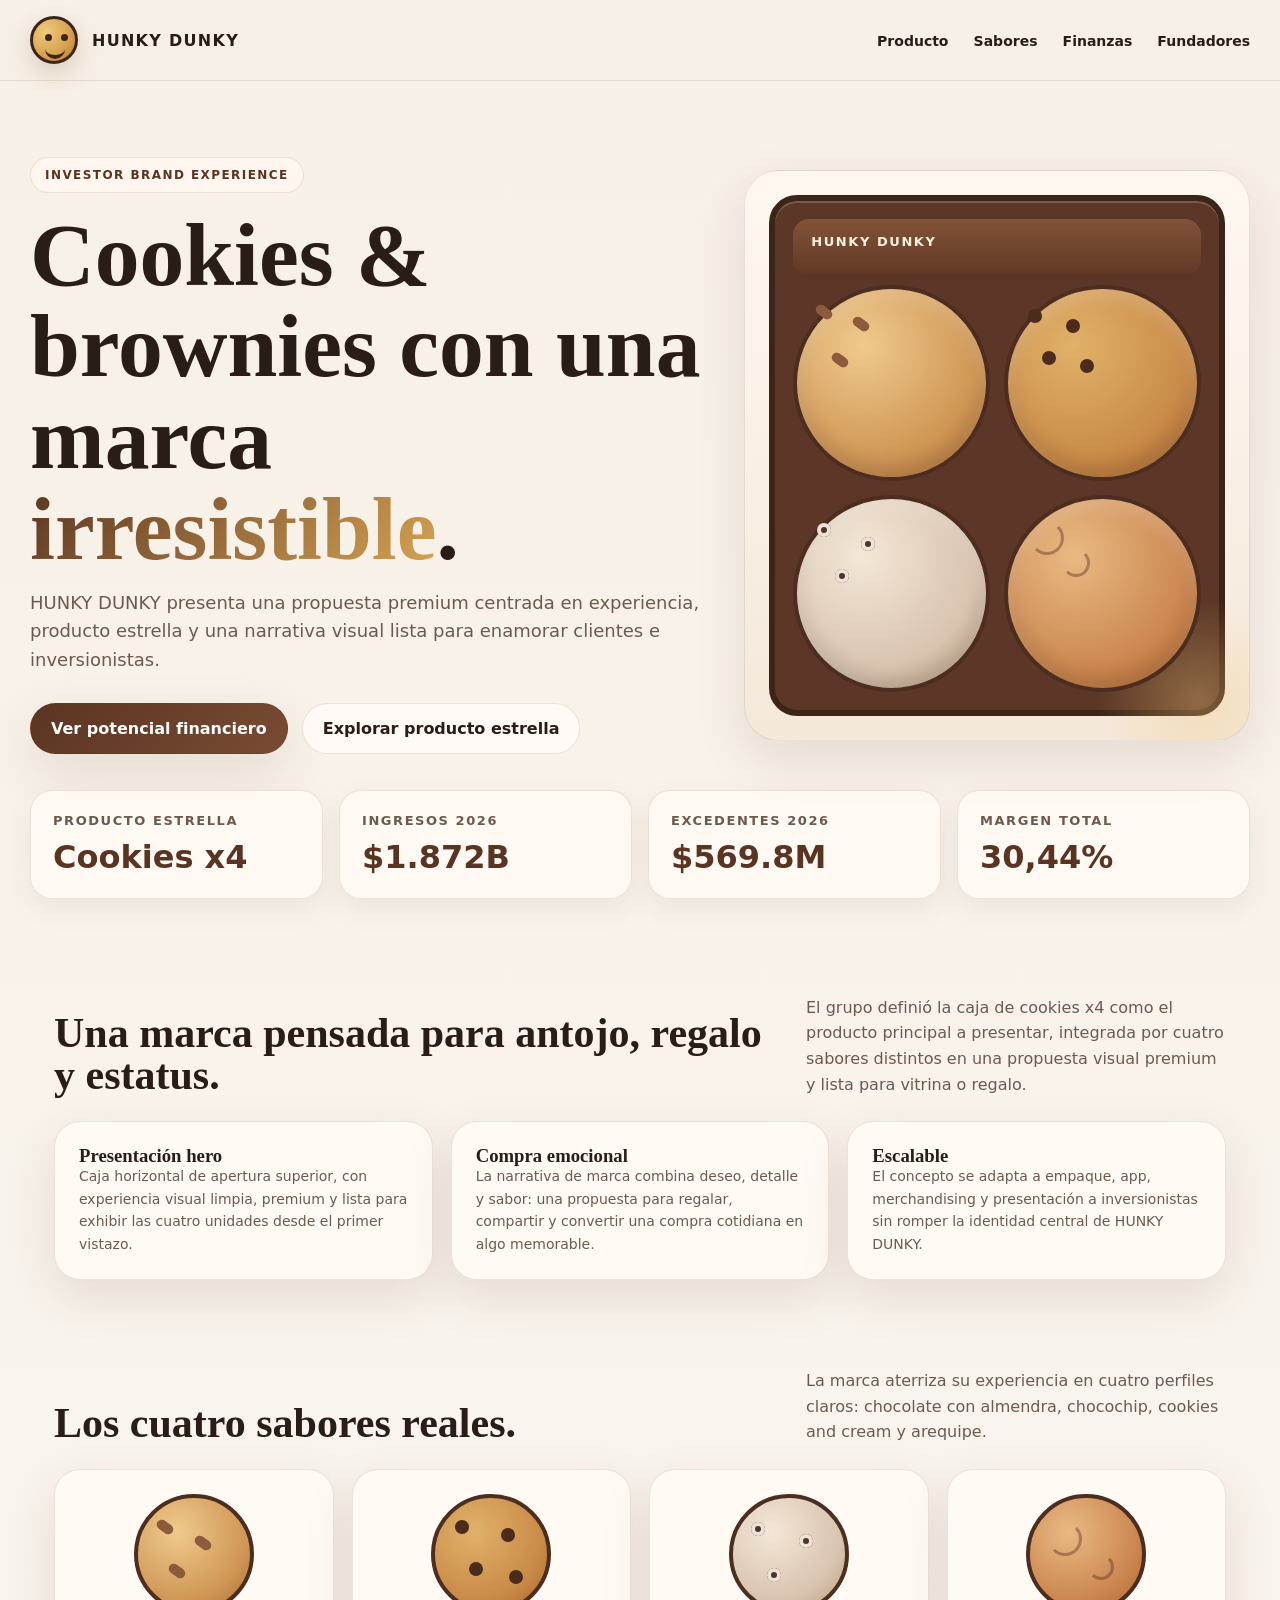
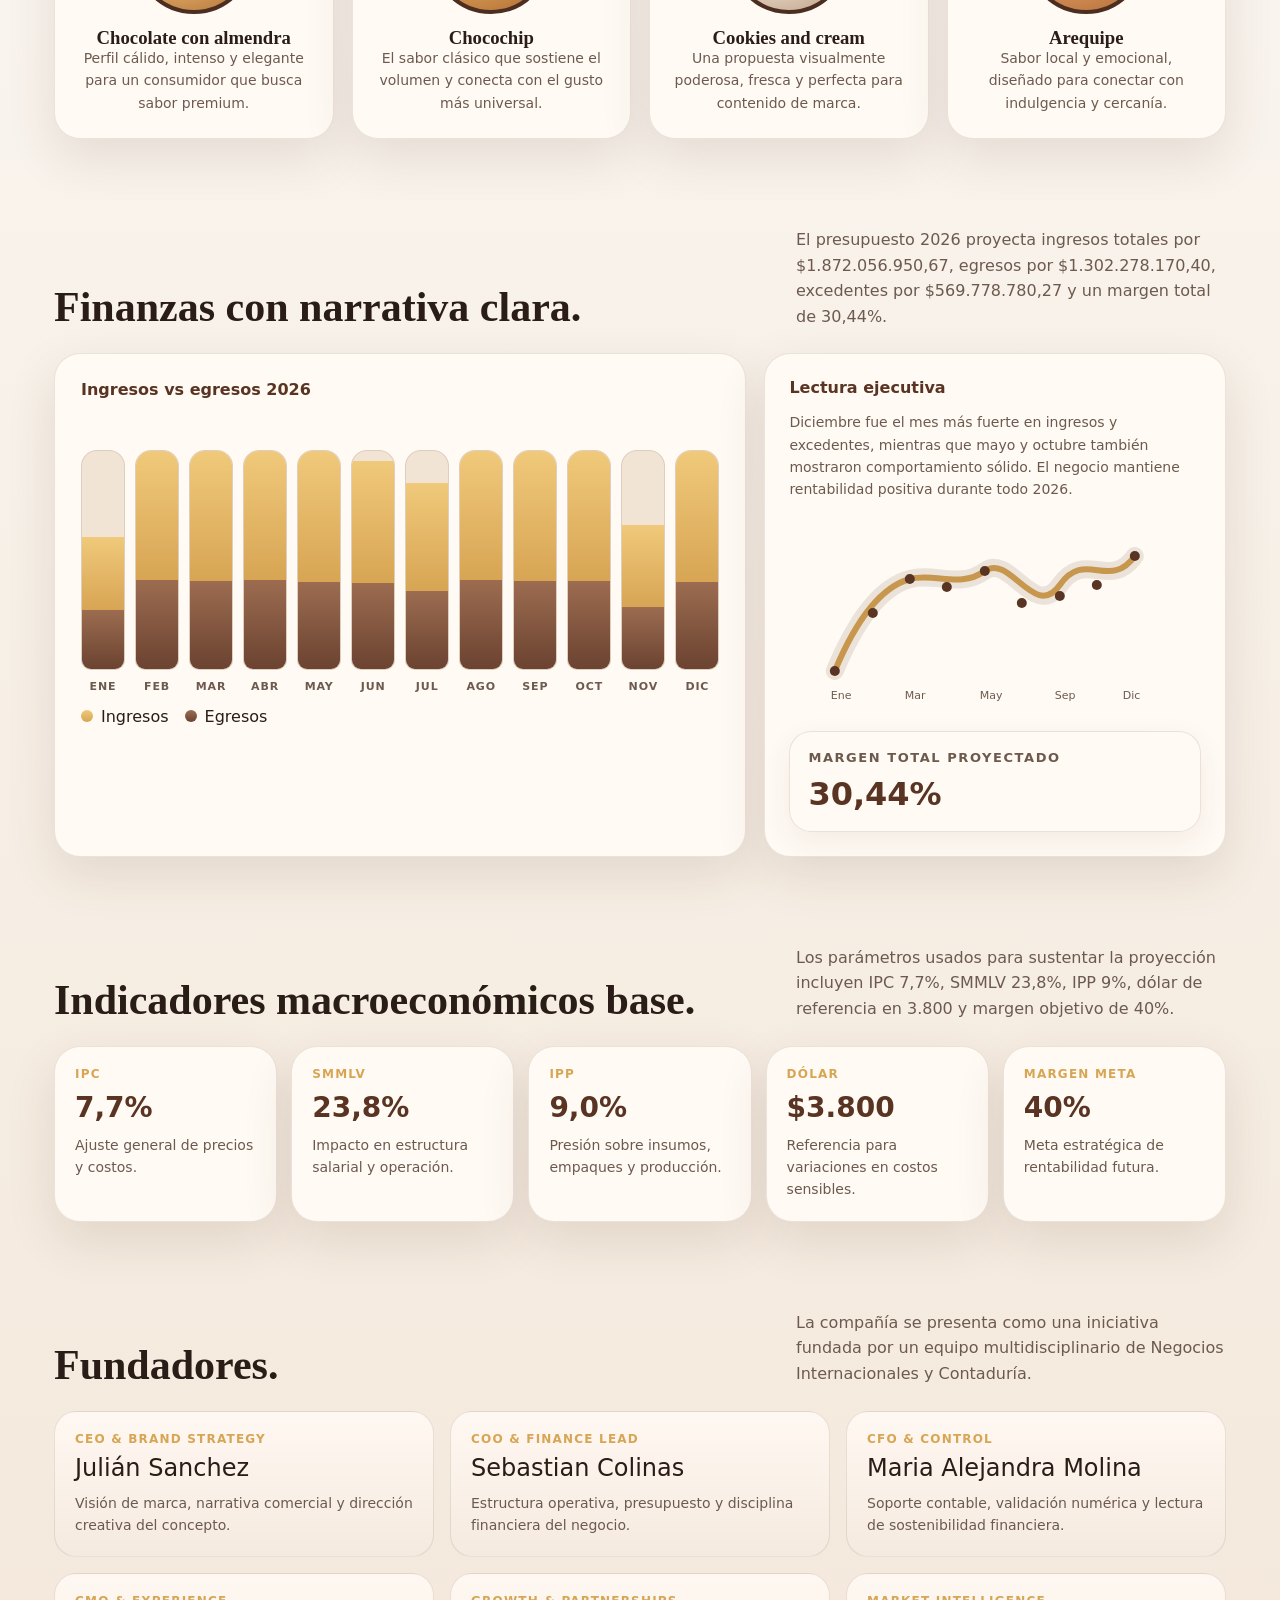
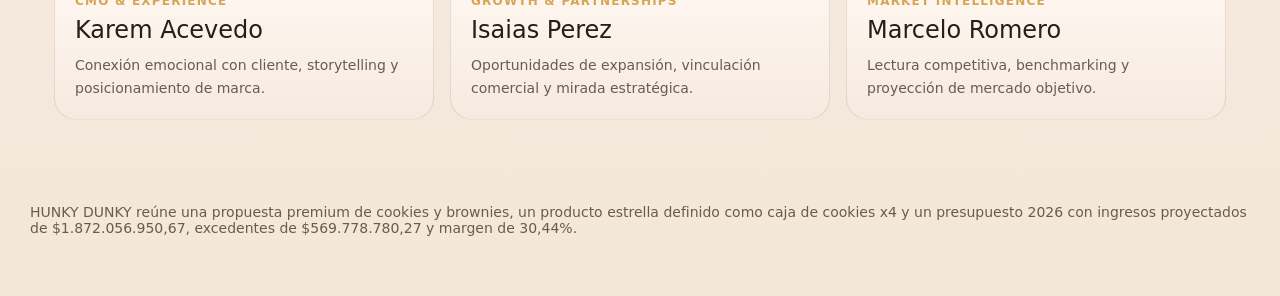
<file: hunky_dunky_investor_web.html>
<!DOCTYPE html>
<html lang="es">
<head>
  <meta charset="UTF-8" />
  <meta name="viewport" content="width=device-width, initial-scale=1.0" />
  <title>HUNKY DUNKY — Investor Web</title>
  <style>
    :root{
      --bg:#f7f0e6;
      --bg-2:#efe2d0;
      --card:#fffaf4;
      --ink:#2a1c16;
      --muted:#6d5a4f;
      --gold:#d7a554;
      --gold-2:#f0c97a;
      --choco:#5a3423;
      --choco-2:#7a4b33;
      --cream:#fff4e8;
      --line:rgba(90,52,35,.12);
      --shadow:0 18px 50px rgba(90,52,35,.12);
      --radius:26px;
    }
    *{box-sizing:border-box}
    html{scroll-behavior:smooth}
    body{margin:0;font-family:Inter,system-ui,Arial,sans-serif;background:linear-gradient(180deg,var(--bg),#f9f4ee 45%,#f3e7d9);color:var(--ink)}
    h1,h2,h3{font-family:Georgia,'Times New Roman',serif;line-height:1.02;margin:0}
    p{margin:0;color:var(--muted);line-height:1.6}
    .wrap{max-width:1220px;margin:0 auto;padding:0 24px}
    .nav{position:sticky;top:0;z-index:20;backdrop-filter:blur(10px);background:rgba(247,240,230,.8);border-bottom:1px solid var(--line)}
    .nav-inner{display:flex;justify-content:space-between;align-items:center;padding:16px 0}
    .brand{display:flex;gap:14px;align-items:center;font-weight:800;letter-spacing:.08em}
    .logo{width:48px;height:48px;border-radius:50%;background:radial-gradient(circle at 30% 30%,var(--gold-2),var(--gold) 55%,#b97833 100%);border:3px solid #3e251a;position:relative;box-shadow:0 10px 24px rgba(122,75,51,.22)}
    .logo:before,.logo:after{content:'';position:absolute;background:#3e251a;border-radius:50%}
    .logo:before{width:7px;height:7px;left:12px;top:15px;box-shadow:16px 0 0 #3e251a,8px 11px 0 2px transparent}
    .logo:after{width:20px;height:10px;left:12px;top:26px;border-bottom:4px solid #3e251a;border-radius:0 0 20px 20px;background:transparent}
    .nav a{color:var(--ink);text-decoration:none;margin-left:20px;font-size:14px;font-weight:700}
    .hero{padding:76px 0 42px}
    .hero-grid{display:grid;grid-template-columns:1.15fr .85fr;gap:30px;align-items:center}
    .eyebrow{display:inline-block;padding:10px 14px;border-radius:999px;background:#fff7ef;border:1px solid var(--line);color:var(--choco);font-weight:800;font-size:12px;letter-spacing:.12em;text-transform:uppercase}
    .title{font-size:clamp(44px,7vw,92px);margin:16px 0 14px}
    .title span{background:linear-gradient(135deg,var(--choco),var(--gold));-webkit-background-clip:text;background-clip:text;color:transparent}
    .hero p{font-size:18px;max-width:690px}
    .cta{display:flex;gap:14px;flex-wrap:wrap;margin-top:28px}
    .btn{padding:15px 20px;border-radius:999px;text-decoration:none;font-weight:800;border:1px solid var(--line);display:inline-flex;align-items:center;gap:10px}
    .btn.primary{background:linear-gradient(135deg,var(--choco),var(--choco-2));color:#fff;box-shadow:var(--shadow)}
    .btn.secondary{background:#fffaf5;color:var(--ink)}
    .hero-card{background:linear-gradient(180deg,#fff8f1,#f4e8da);border:1px solid var(--line);box-shadow:var(--shadow);border-radius:34px;padding:24px;position:relative;overflow:hidden}
    .hero-card:before{content:'';position:absolute;inset:auto -60px -70px auto;width:220px;height:220px;background:radial-gradient(circle,var(--gold-2),transparent 65%);opacity:.35}
    .product-box{background:#5c3727;border-radius:28px;padding:18px;border:6px solid #3d2418;box-shadow:inset 0 2px 0 rgba(255,255,255,.18)}
    .product-lid{height:54px;background:linear-gradient(180deg,#815338,#633926);border-radius:16px 16px 12px 12px;margin-bottom:12px;position:relative}
    .product-lid:after{content:'HUNKY DUNKY';position:absolute;left:18px;top:15px;color:#fff1dd;font-weight:900;letter-spacing:.12em;font-size:13px}
    .cookies{display:grid;grid-template-columns:repeat(2,1fr);gap:14px}
    .cookie{aspect-ratio:1;border-radius:50%;position:relative;border:4px solid #4d2d1f;box-shadow:inset 0 8px 16px rgba(255,255,255,.2), inset 0 -10px 18px rgba(0,0,0,.12)}
    .almendra{background:radial-gradient(circle at 35% 30%,#efca8c,#cf9655 65%,#ab6a33)}
    .chocochip{background:radial-gradient(circle at 35% 30%,#e0b169,#c98a48 65%,#a6632d)}
    .cookiescream{background:radial-gradient(circle at 35% 30%,#f3e7d7,#d8c3ae 65%,#b6977b)}
    .arequipe{background:radial-gradient(circle at 35% 30%,#e9b983,#cb864f 65%,#ad6531)}
    .chip,.swirl,.almond,.oreo{position:absolute;border-radius:50%}
    .chip{background:#4b2b1b;width:14px;height:14px}
    .almond .a{position:absolute;width:18px;height:10px;background:#8c5b3b;border-radius:999px;transform:rotate(35deg)}
    .swirl{border:3px solid rgba(99,57,38,.45);border-top-color:transparent;border-left-color:transparent;width:34px;height:34px}
    .oreo{background:#4e352a;width:14px;height:14px;box-shadow:0 0 0 4px #ece2d7 inset}
    .stats{display:grid;grid-template-columns:repeat(4,1fr);gap:16px;margin:36px 0 10px}
    .stat{background:rgba(255,250,244,.92);border:1px solid var(--line);border-radius:22px;padding:22px;box-shadow:0 10px 30px rgba(90,52,35,.07)}
    .stat .k{font-size:13px;text-transform:uppercase;letter-spacing:.12em;color:var(--muted);font-weight:800}
    .stat .v{font-size:32px;font-weight:900;color:var(--choco);margin-top:10px}
    section{padding:44px 0}
    .section-head{display:flex;justify-content:space-between;align-items:end;gap:20px;margin-bottom:24px}
    .section-head h2{font-size:42px}
    .cards-3{display:grid;grid-template-columns:repeat(3,1fr);gap:18px}
    .card{background:var(--card);border:1px solid var(--line);border-radius:var(--radius);padding:24px;box-shadow:var(--shadow)}
    .flavors{display:grid;grid-template-columns:repeat(4,1fr);gap:18px}
    .flavor-disc{width:120px;height:120px;margin:0 auto 14px;border-radius:50%;border:4px solid #4c2e20;position:relative}
    .tiny{font-size:14px}
    .muted{color:var(--muted)}
    .two{display:grid;grid-template-columns:1.05fr .95fr;gap:18px}
    .finance-grid{display:grid;grid-template-columns:1.2fr .8fr;gap:18px}
    .chart-wrap{padding:26px}
    .chart-title{font-weight:900;margin-bottom:14px;color:var(--choco)}
    .bars{display:flex;align-items:flex-end;gap:10px;height:280px;padding-top:16px}
    .col{flex:1;display:flex;flex-direction:column;align-items:center;gap:10px}
    .bar-stack{width:100%;max-width:54px;display:flex;flex-direction:column;justify-content:flex-end;height:220px;border-radius:16px 16px 10px 10px;overflow:hidden;background:#f1e4d5;border:1px solid var(--line)}
    .income{background:linear-gradient(180deg,var(--gold-2),var(--gold))}
    .expense{background:linear-gradient(180deg,#9c6c50,#6b4331)}
    .month{font-size:11px;font-weight:800;color:var(--muted);letter-spacing:.08em}
    .legend{display:flex;gap:16px;flex-wrap:wrap;margin-top:14px}
    .dot{width:12px;height:12px;border-radius:50%;display:inline-block;margin-right:8px}
    .line-card{display:flex;flex-direction:column;justify-content:space-between}
    .line-chart{height:220px;width:100%}
    .founders{display:grid;grid-template-columns:repeat(3,1fr);gap:16px}
    .founder{background:linear-gradient(180deg,#fff8f2,#f5eadf);border:1px solid var(--line);border-radius:22px;padding:20px}
    .role{font-size:12px;text-transform:uppercase;letter-spacing:.1em;color:var(--gold);font-weight:900}
    .name{font-size:24px;margin:8px 0 10px}
    .macro{display:grid;grid-template-columns:repeat(5,1fr);gap:14px}
    .macro .card{padding:20px}
    .macro .big{font-size:28px;font-weight:900;color:var(--choco);margin:10px 0}
    .footer{padding:40px 0 60px;color:var(--muted);font-size:14px}
    @media (max-width: 1024px){
      .hero-grid,.two,.finance-grid,.cards-3,.flavors,.founders,.macro,.stats{grid-template-columns:1fr 1fr}
    }
    @media (max-width: 720px){
      .hero-grid,.two,.finance-grid,.cards-3,.flavors,.founders,.macro,.stats{grid-template-columns:1fr}
      .nav-inner{flex-direction:column;gap:10px}
      .nav a{margin:0 10px}
      .title{font-size:46px}
    }
  </style>
</head>
<body>
  <nav class="nav">
    <div class="wrap nav-inner">
      <div class="brand"><div class="logo"></div><div>HUNKY DUNKY</div></div>
      <div>
        <a href="#producto">Producto</a>
        <a href="#sabores">Sabores</a>
        <a href="#finanzas">Finanzas</a>
        <a href="#fundadores">Fundadores</a>
      </div>
    </div>
  </nav>

  <header class="hero wrap">
    <div class="hero-grid">
      <div>
        <div class="eyebrow">Investor Brand Experience</div>
        <h1 class="title">Cookies & brownies con una marca <span>irresistible</span>.</h1>
        <p>HUNKY DUNKY presenta una propuesta premium centrada en experiencia, producto estrella y una narrativa visual lista para enamorar clientes e inversionistas.</p>
        <div class="cta">
          <a class="btn primary" href="#finanzas">Ver potencial financiero</a>
          <a class="btn secondary" href="#sabores">Explorar producto estrella</a>
        </div>
      </div>
      <div class="hero-card">
        <div class="product-box">
          <div class="product-lid"></div>
          <div class="cookies">
            <div class="cookie almendra">
              <div class="almond" style="left:18px;top:18px"><div class="a"></div></div>
              <div class="almond" style="left:55px;top:30px"><div class="a"></div></div>
              <div class="almond" style="left:34px;top:66px"><div class="a"></div></div>
            </div>
            <div class="cookie chocochip">
              <div class="chip" style="left:20px;top:20px"></div><div class="chip" style="left:58px;top:30px"></div><div class="chip" style="left:34px;top:62px"></div><div class="chip" style="left:72px;top:70px"></div>
            </div>
            <div class="cookie cookiescream">
              <div class="oreo" style="left:20px;top:24px"></div><div class="oreo" style="left:64px;top:38px"></div><div class="oreo" style="left:38px;top:70px"></div>
            </div>
            <div class="cookie arequipe">
              <div class="swirl" style="left:22px;top:22px"></div><div class="swirl" style="left:54px;top:50px;width:28px;height:28px"></div>
            </div>
          </div>
        </div>
      </div>
    </div>

    <div class="stats">
      <div class="stat"><div class="k">Producto estrella</div><div class="v">Cookies x4</div></div>
      <div class="stat"><div class="k">Ingresos 2026</div><div class="v">$1.872B</div></div>
      <div class="stat"><div class="k">Excedentes 2026</div><div class="v">$569.8M</div></div>
      <div class="stat"><div class="k">Margen total</div><div class="v">30,44%</div></div>
    </div>
  </header>

  <section id="producto">
    <div class="wrap">
      <div class="section-head">
        <div>
          <h2>Una marca pensada para antojo, regalo y estatus.</h2>
        </div>
        <p style="max-width:420px">El grupo definió la caja de cookies x4 como el producto principal a presentar, integrada por cuatro sabores distintos en una propuesta visual premium y lista para vitrina o regalo.</p>
      </div>
      <div class="cards-3">
        <div class="card"><h3>Presentación hero</h3><p class="tiny">Caja horizontal de apertura superior, con experiencia visual limpia, premium y lista para exhibir las cuatro unidades desde el primer vistazo.</p></div>
        <div class="card"><h3>Compra emocional</h3><p class="tiny">La narrativa de marca combina deseo, detalle y sabor: una propuesta para regalar, compartir y convertir una compra cotidiana en algo memorable.</p></div>
        <div class="card"><h3>Escalable</h3><p class="tiny">El concepto se adapta a empaque, app, merchandising y presentación a inversionistas sin romper la identidad central de HUNKY DUNKY.</p></div>
      </div>
    </div>
  </section>

  <section id="sabores">
    <div class="wrap">
      <div class="section-head">
        <div><h2>Los cuatro sabores reales.</h2></div>
        <p style="max-width:420px">La marca aterriza su experiencia en cuatro perfiles claros: chocolate con almendra, chocochip, cookies and cream y arequipe.</p>
      </div>
      <div class="flavors">
        <div class="card" style="text-align:center"><div class="flavor-disc almendra"><div class="almond" style="left:18px;top:24px"><div class="a"></div></div><div class="almond" style="left:56px;top:40px"><div class="a"></div></div><div class="almond" style="left:30px;top:68px"><div class="a"></div></div></div><h3>Chocolate con almendra</h3><p class="tiny">Perfil cálido, intenso y elegante para un consumidor que busca sabor premium.</p></div>
        <div class="card" style="text-align:center"><div class="flavor-disc chocochip"><div class="chip" style="left:20px;top:22px"></div><div class="chip" style="left:66px;top:30px"></div><div class="chip" style="left:34px;top:64px"></div><div class="chip" style="left:74px;top:72px"></div></div><h3>Chocochip</h3><p class="tiny">El sabor clásico que sostiene el volumen y conecta con el gusto más universal.</p></div>
        <div class="card" style="text-align:center"><div class="flavor-disc cookiescream"><div class="oreo" style="left:18px;top:24px"></div><div class="oreo" style="left:66px;top:36px"></div><div class="oreo" style="left:34px;top:70px"></div></div><h3>Cookies and cream</h3><p class="tiny">Una propuesta visualmente poderosa, fresca y perfecta para contenido de marca.</p></div>
        <div class="card" style="text-align:center"><div class="flavor-disc arequipe"><div class="swirl" style="left:18px;top:24px"></div><div class="swirl" style="left:58px;top:56px;width:26px;height:26px"></div></div><h3>Arequipe</h3><p class="tiny">Sabor local y emocional, diseñado para conectar con indulgencia y cercanía.</p></div>
      </div>
    </div>
  </section>

  <section id="finanzas">
    <div class="wrap">
      <div class="section-head">
        <div><h2>Finanzas con narrativa clara.</h2></div>
        <p style="max-width:430px">El presupuesto 2026 proyecta ingresos totales por $1.872.056.950,67, egresos por $1.302.278.170,40, excedentes por $569.778.780,27 y un margen total de 30,44%.</p>
      </div>
      <div class="finance-grid">
        <div class="card chart-wrap">
          <div class="chart-title">Ingresos vs egresos 2026</div>
          <div class="bars">
            <div class="col"><div class="bar-stack"><div class="income" style="height:33.2%"></div><div class="expense" style="height:27.4%"></div></div><div class="month">ENE</div></div>
            <div class="col"><div class="bar-stack"><div class="income" style="height:64.9%"></div><div class="expense" style="height:45.2%"></div></div><div class="month">FEB</div></div>
            <div class="col"><div class="bar-stack"><div class="income" style="height:75.7%"></div><div class="expense" style="height:51.7%"></div></div><div class="month">MAR</div></div>
            <div class="col"><div class="bar-stack"><div class="income" style="height:69.9%"></div><div class="expense" style="height:48.2%"></div></div><div class="month">ABR</div></div>
            <div class="col"><div class="bar-stack"><div class="income" style="height:86.5%"></div><div class="expense" style="height:58.2%"></div></div><div class="month">MAY</div></div>
            <div class="col"><div class="bar-stack"><div class="income" style="height:55.8%"></div><div class="expense" style="height:39.7%"></div></div><div class="month">JUN</div></div>
            <div class="col"><div class="bar-stack"><div class="income" style="height:49.4%"></div><div class="expense" style="height:35.9%"></div></div><div class="month">JUL</div></div>
            <div class="col"><div class="bar-stack"><div class="income" style="height:69.9%"></div><div class="expense" style="height:48.2%"></div></div><div class="month">AGO</div></div>
            <div class="col"><div class="bar-stack"><div class="income" style="height:74.9%"></div><div class="expense" style="height:51.2%"></div></div><div class="month">SEP</div></div>
            <div class="col"><div class="bar-stack"><div class="income" style="height:80.7%"></div><div class="expense" style="height:54.7%"></div></div><div class="month">OCT</div></div>
            <div class="col"><div class="bar-stack"><div class="income" style="height:37.4%"></div><div class="expense" style="height:28.7%"></div></div><div class="month">NOV</div></div>
            <div class="col"><div class="bar-stack"><div class="income" style="height:100%"></div><div class="expense" style="height:66.3%"></div></div><div class="month">DIC</div></div>
          </div>
          <div class="legend">
            <div><span class="dot income"></span>Ingresos</div>
            <div><span class="dot expense"></span>Egresos</div>
          </div>
        </div>
        <div class="card line-card">
          <div>
            <div class="chart-title">Lectura ejecutiva</div>
            <p class="tiny">Diciembre fue el mes más fuerte en ingresos y excedentes, mientras que mayo y octubre también mostraron comportamiento sólido. El negocio mantiene rentabilidad positiva durante todo 2026.</p>
          </div>
          <svg class="line-chart" viewBox="0 0 360 220" fill="none" xmlns="http://www.w3.org/2000/svg" aria-label="Margen mensual">
            <path d="M20 170 C45 110, 70 85, 95 78 S145 88, 170 70 S220 120, 245 84 S295 90, 320 55" stroke="#d7a554" stroke-width="6" stroke-linecap="round"/>
            <path d="M20 170 C45 110, 70 85, 95 78 S145 88, 170 70 S220 120, 245 84 S295 90, 320 55" stroke="rgba(90,52,35,.12)" stroke-width="18" stroke-linecap="round"/>
            <g fill="#5a3423">
              <circle cx="20" cy="170" r="5"/><circle cx="58" cy="112" r="5"/><circle cx="95" cy="78" r="5"/><circle cx="132" cy="86" r="5"/><circle cx="170" cy="70" r="5"/><circle cx="207" cy="102" r="5"/><circle cx="245" cy="95" r="5"/><circle cx="282" cy="84" r="5"/><circle cx="320" cy="55" r="5"/>
            </g>
            <text x="16" y="198" font-size="11" fill="#6d5a4f">Ene</text>
            <text x="90" y="198" font-size="11" fill="#6d5a4f">Mar</text>
            <text x="165" y="198" font-size="11" fill="#6d5a4f">May</text>
            <text x="240" y="198" font-size="11" fill="#6d5a4f">Sep</text>
            <text x="308" y="198" font-size="11" fill="#6d5a4f">Dic</text>
          </svg>
          <div class="stat" style="padding:18px;margin-top:10px"><div class="k">Margen total proyectado</div><div class="v">30,44%</div></div>
        </div>
      </div>
    </div>
  </section>

  <section>
    <div class="wrap">
      <div class="section-head">
        <div><h2>Indicadores macroeconómicos base.</h2></div>
        <p style="max-width:430px">Los parámetros usados para sustentar la proyección incluyen IPC 7,7%, SMMLV 23,8%, IPP 9%, dólar de referencia en 3.800 y margen objetivo de 40%.</p>
      </div>
      <div class="macro">
        <div class="card"><div class="role">IPC</div><div class="big">7,7%</div><p class="tiny">Ajuste general de precios y costos.</p></div>
        <div class="card"><div class="role">SMMLV</div><div class="big">23,8%</div><p class="tiny">Impacto en estructura salarial y operación.</p></div>
        <div class="card"><div class="role">IPP</div><div class="big">9,0%</div><p class="tiny">Presión sobre insumos, empaques y producción.</p></div>
        <div class="card"><div class="role">Dólar</div><div class="big">$3.800</div><p class="tiny">Referencia para variaciones en costos sensibles.</p></div>
        <div class="card"><div class="role">Margen meta</div><div class="big">40%</div><p class="tiny">Meta estratégica de rentabilidad futura.</p></div>
      </div>
    </div>
  </section>

  <section id="fundadores">
    <div class="wrap">
      <div class="section-head">
        <div><h2>Fundadores.</h2></div>
        <p style="max-width:430px">La compañía se presenta como una iniciativa fundada por un equipo multidisciplinario de Negocios Internacionales y Contaduría.</p>
      </div>
      <div class="founders">
        <div class="founder"><div class="role">CEO & Brand Strategy</div><div class="name">Julián Sanchez</div><p class="tiny">Visión de marca, narrativa comercial y dirección creativa del concepto.</p></div>
        <div class="founder"><div class="role">COO & Finance Lead</div><div class="name">Sebastian Colinas</div><p class="tiny">Estructura operativa, presupuesto y disciplina financiera del negocio.</p></div>
        <div class="founder"><div class="role">CFO & Control</div><div class="name">Maria Alejandra Molina</div><p class="tiny">Soporte contable, validación numérica y lectura de sostenibilidad financiera.</p></div>
        <div class="founder"><div class="role">CMO & Experience</div><div class="name">Karem Acevedo</div><p class="tiny">Conexión emocional con cliente, storytelling y posicionamiento de marca.</p></div>
        <div class="founder"><div class="role">Growth & Partnerships</div><div class="name">Isaias Perez</div><p class="tiny">Oportunidades de expansión, vinculación comercial y mirada estratégica.</p></div>
        <div class="founder"><div class="role">Market Intelligence</div><div class="name">Marcelo Romero</div><p class="tiny">Lectura competitiva, benchmarking y proyección de mercado objetivo.</p></div>
      </div>
    </div>
  </section>

  <footer class="footer wrap">
    HUNKY DUNKY reúne una propuesta premium de cookies y brownies, un producto estrella definido como caja de cookies x4 y un presupuesto 2026 con ingresos proyectados de $1.872.056.950,67, excedentes de $569.778.780,27 y margen de 30,44%.
  </footer>
</body>
</html>
</file>
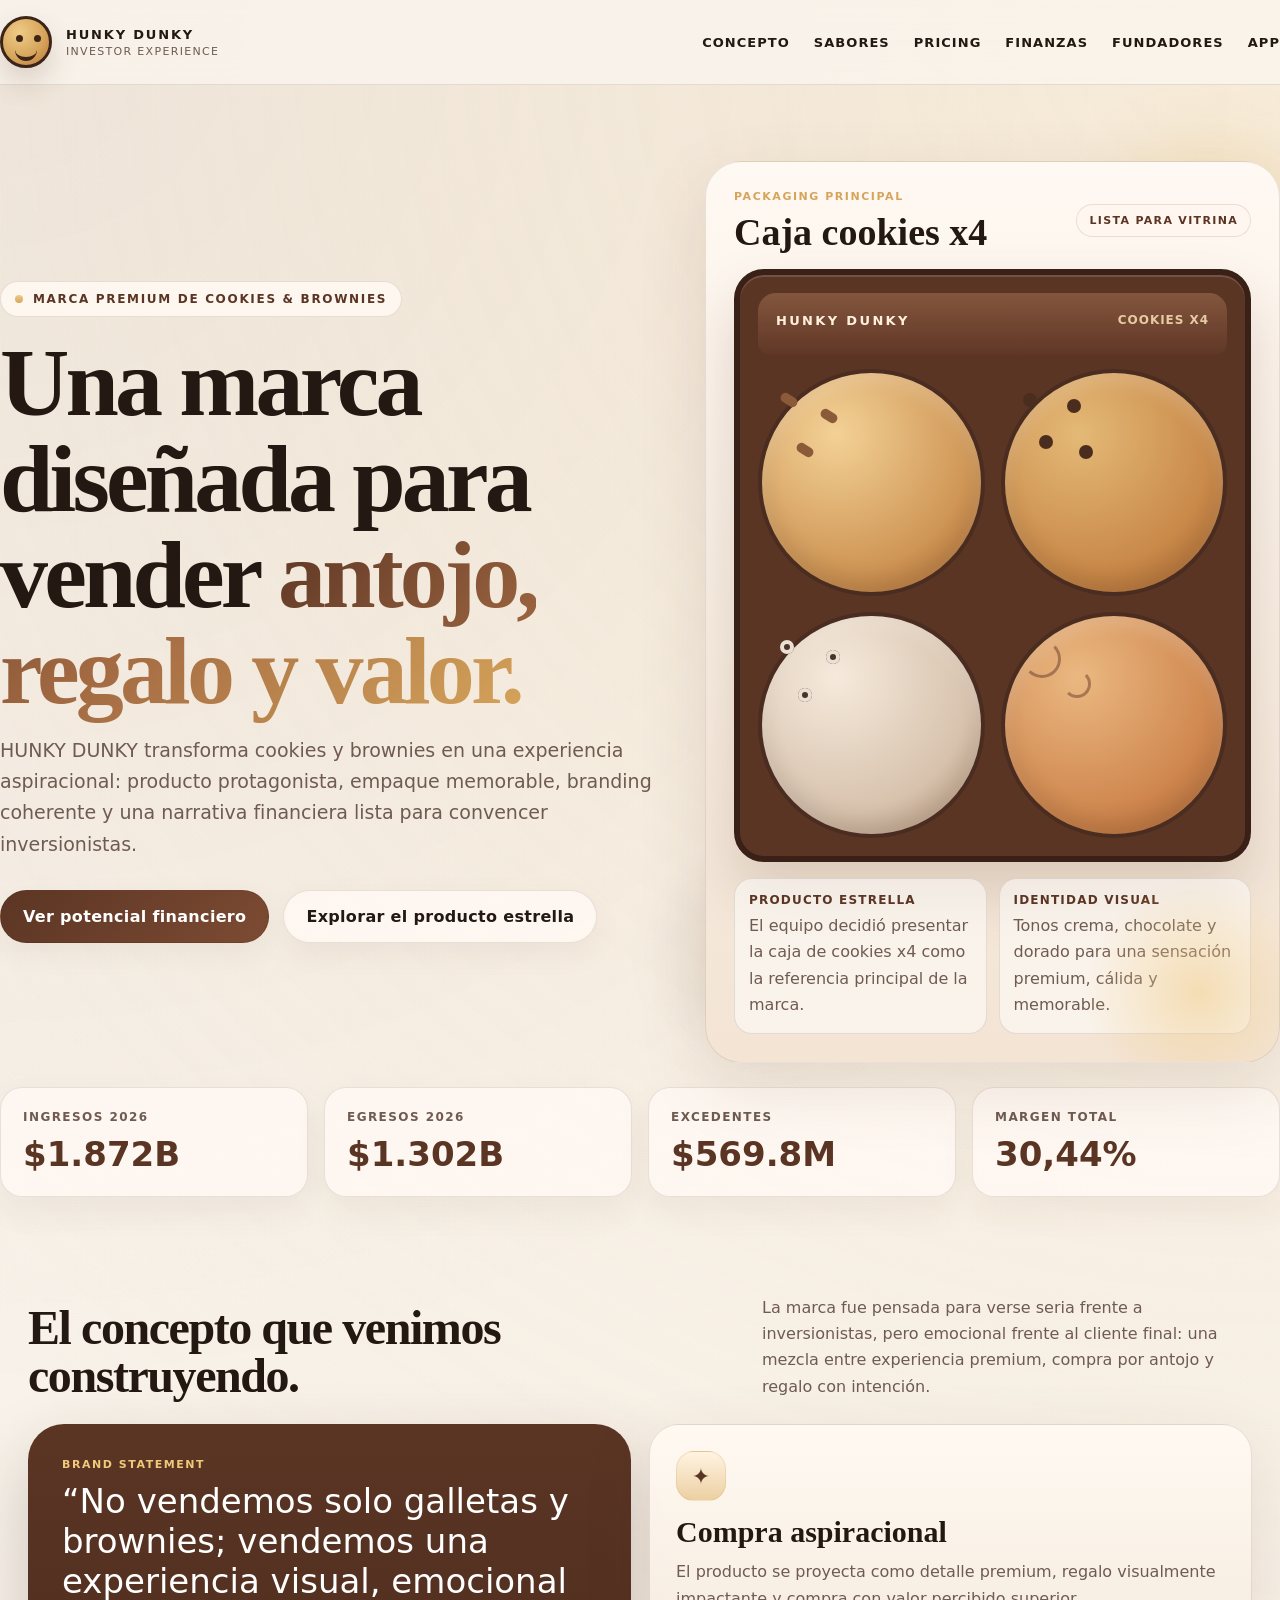
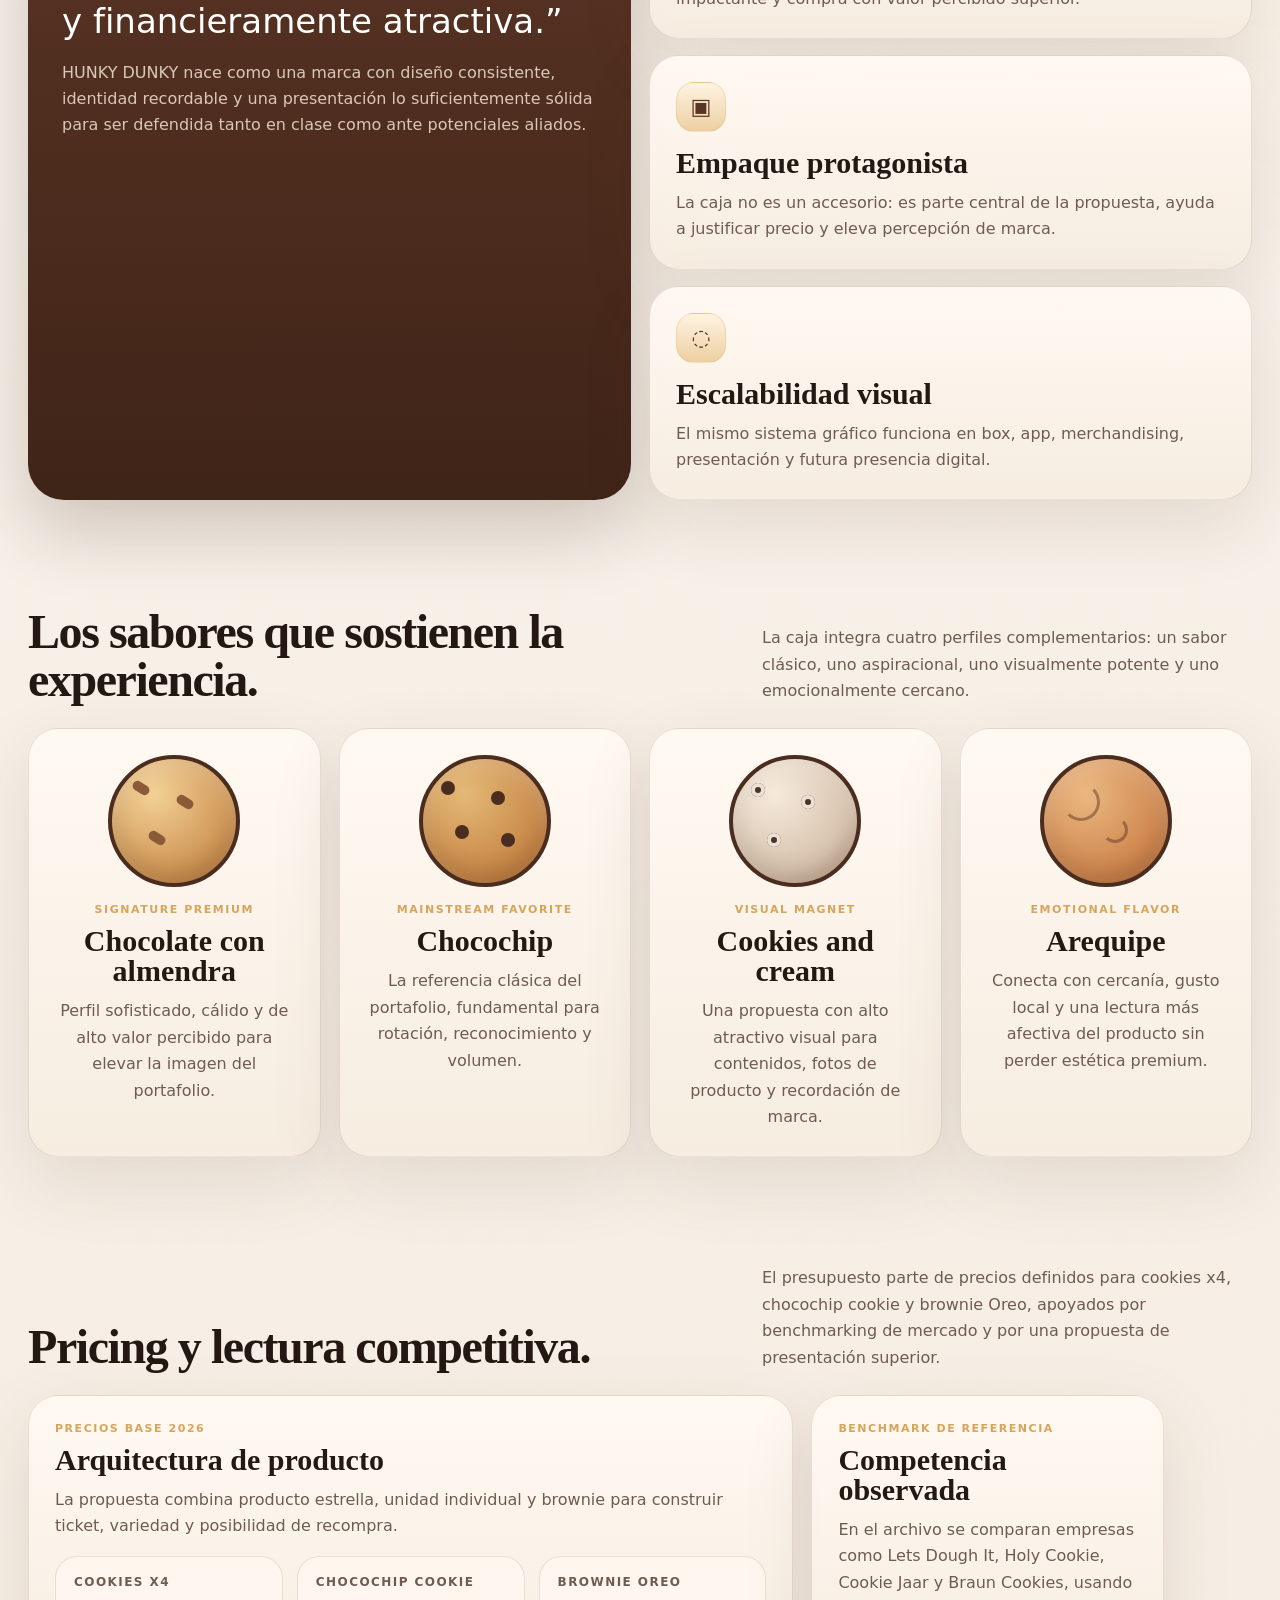
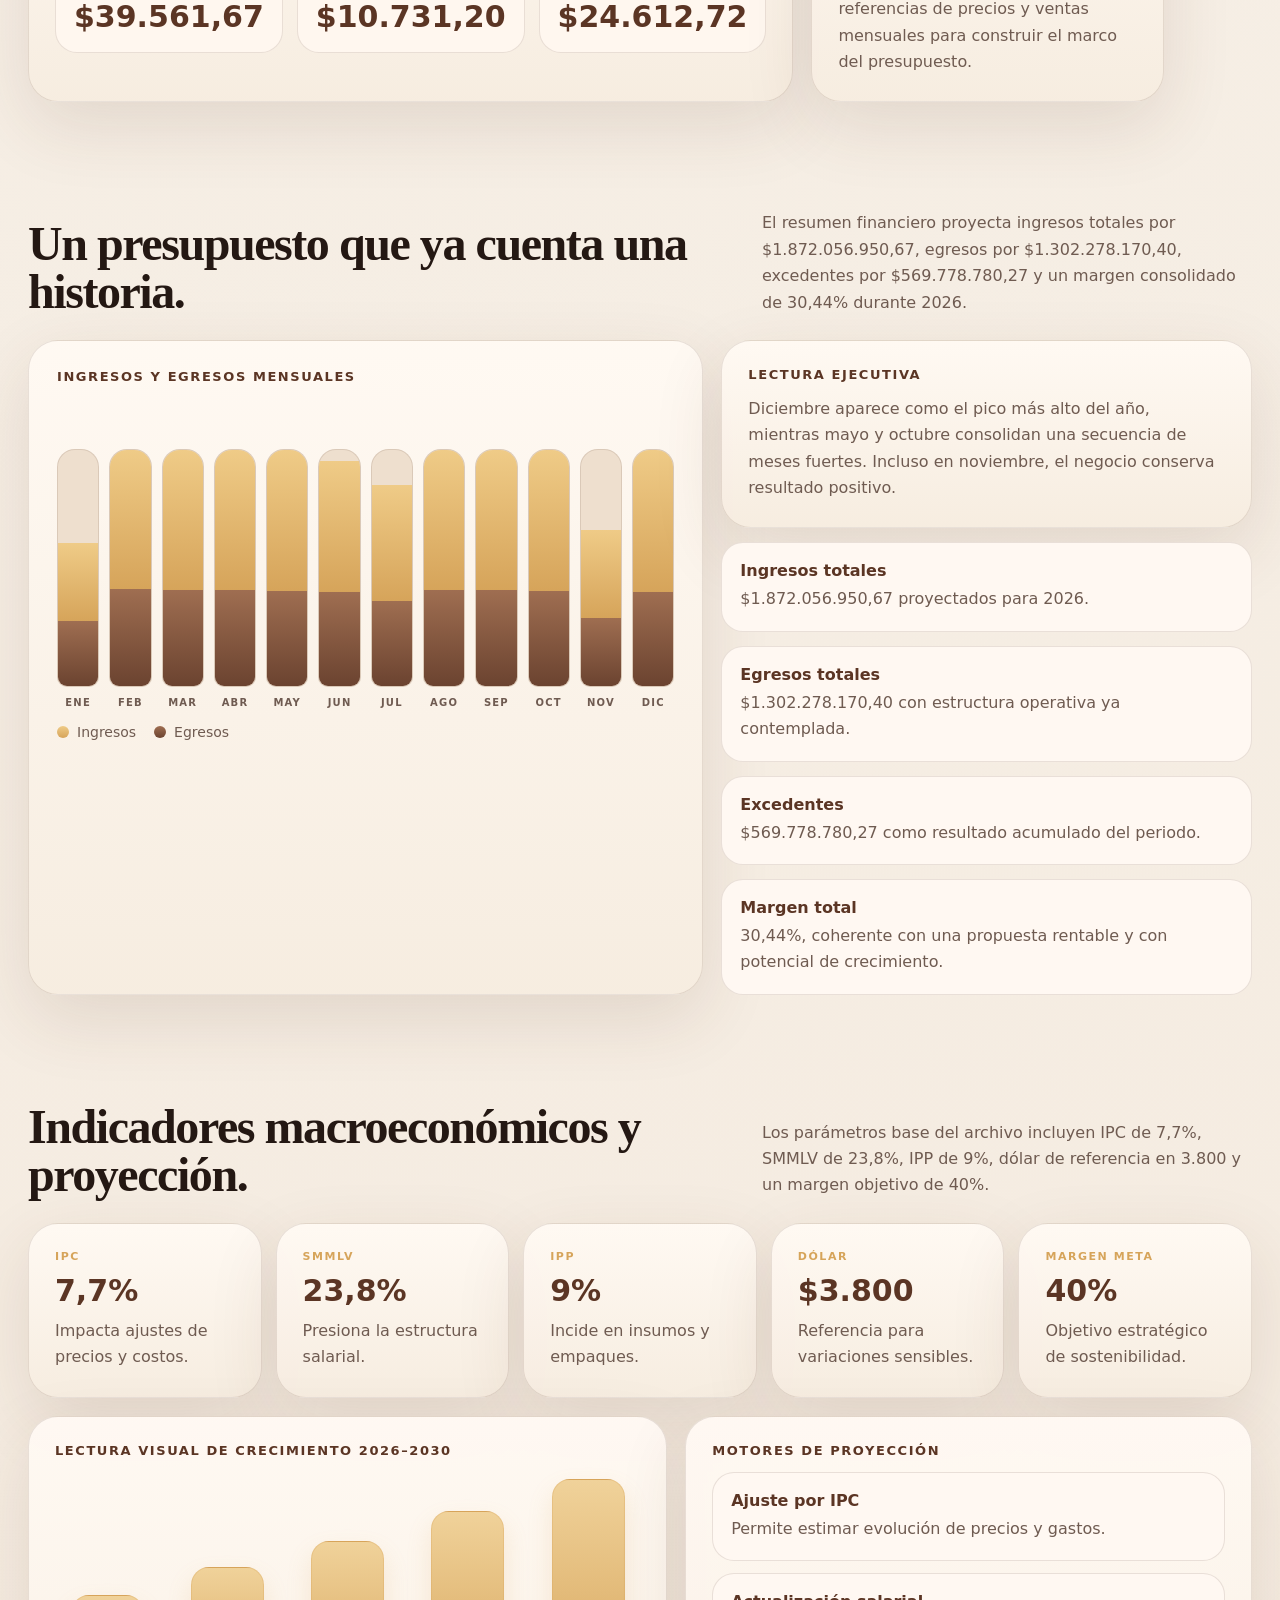
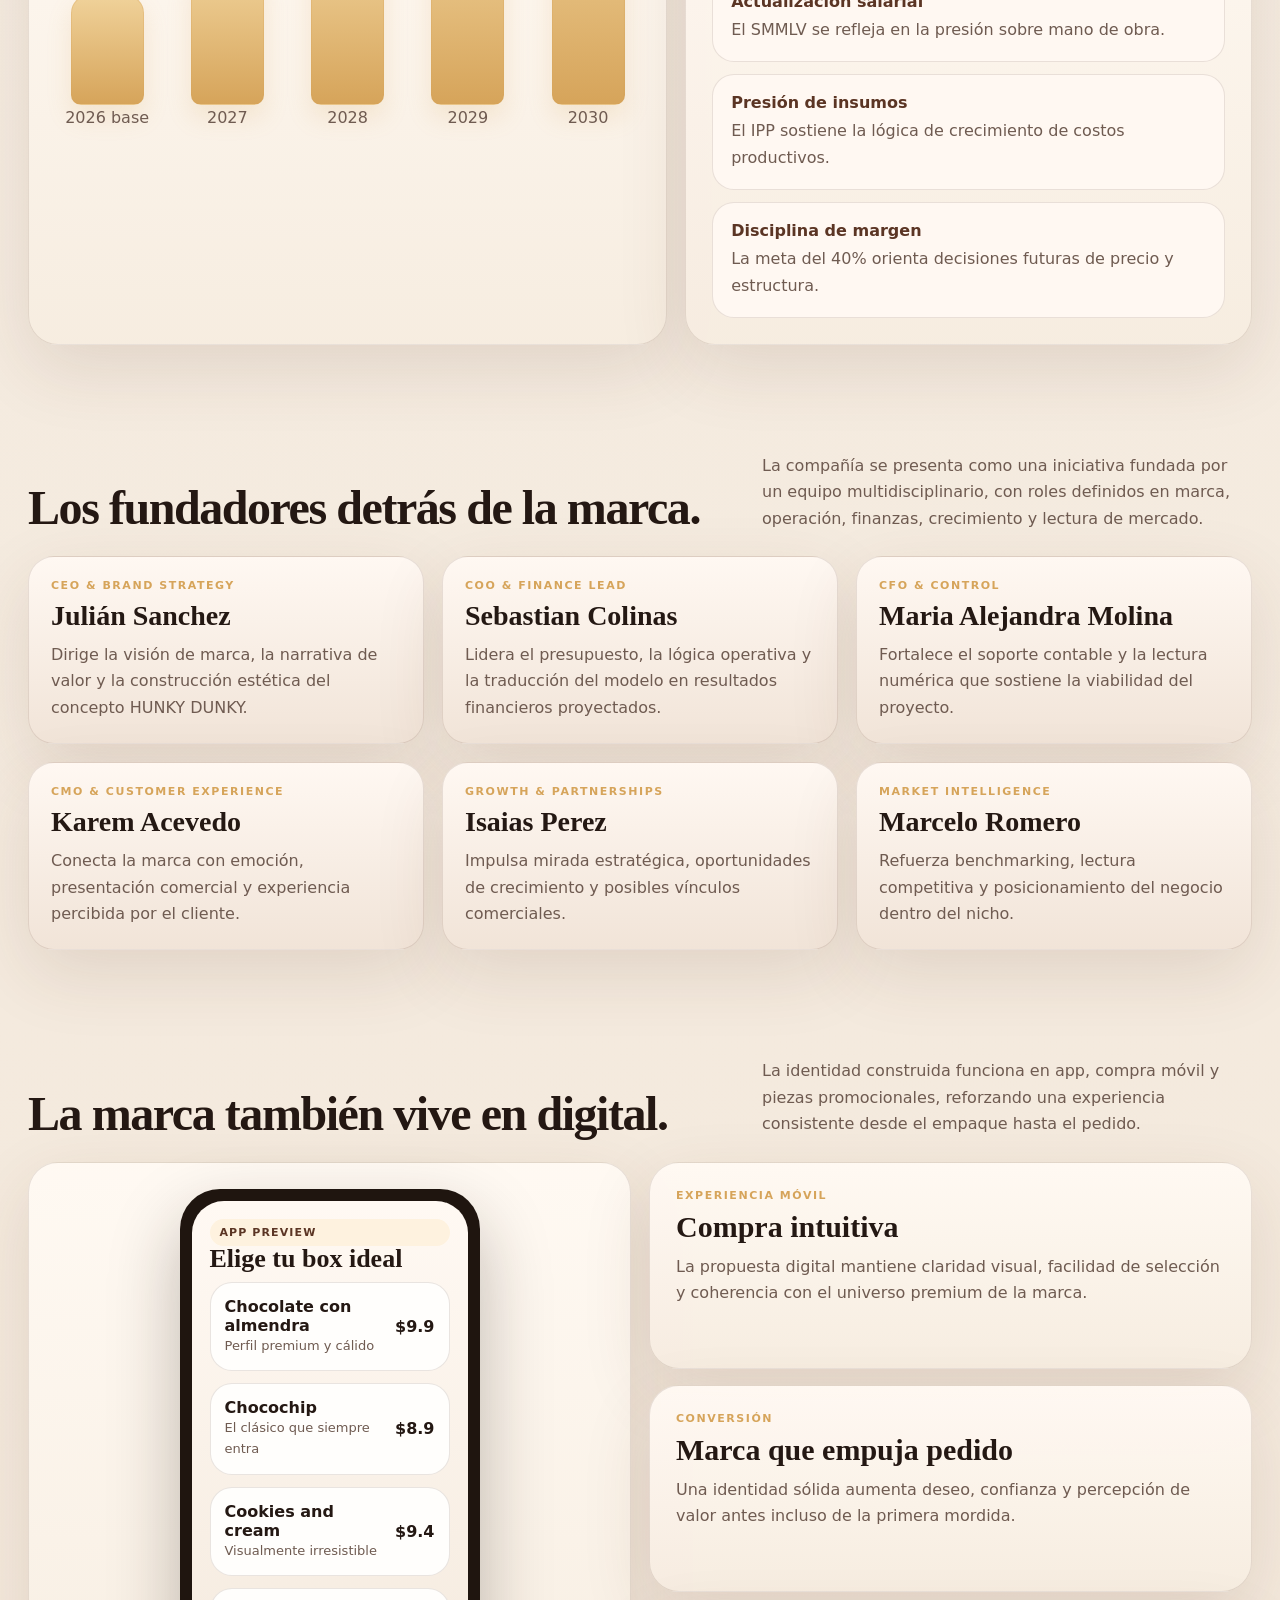
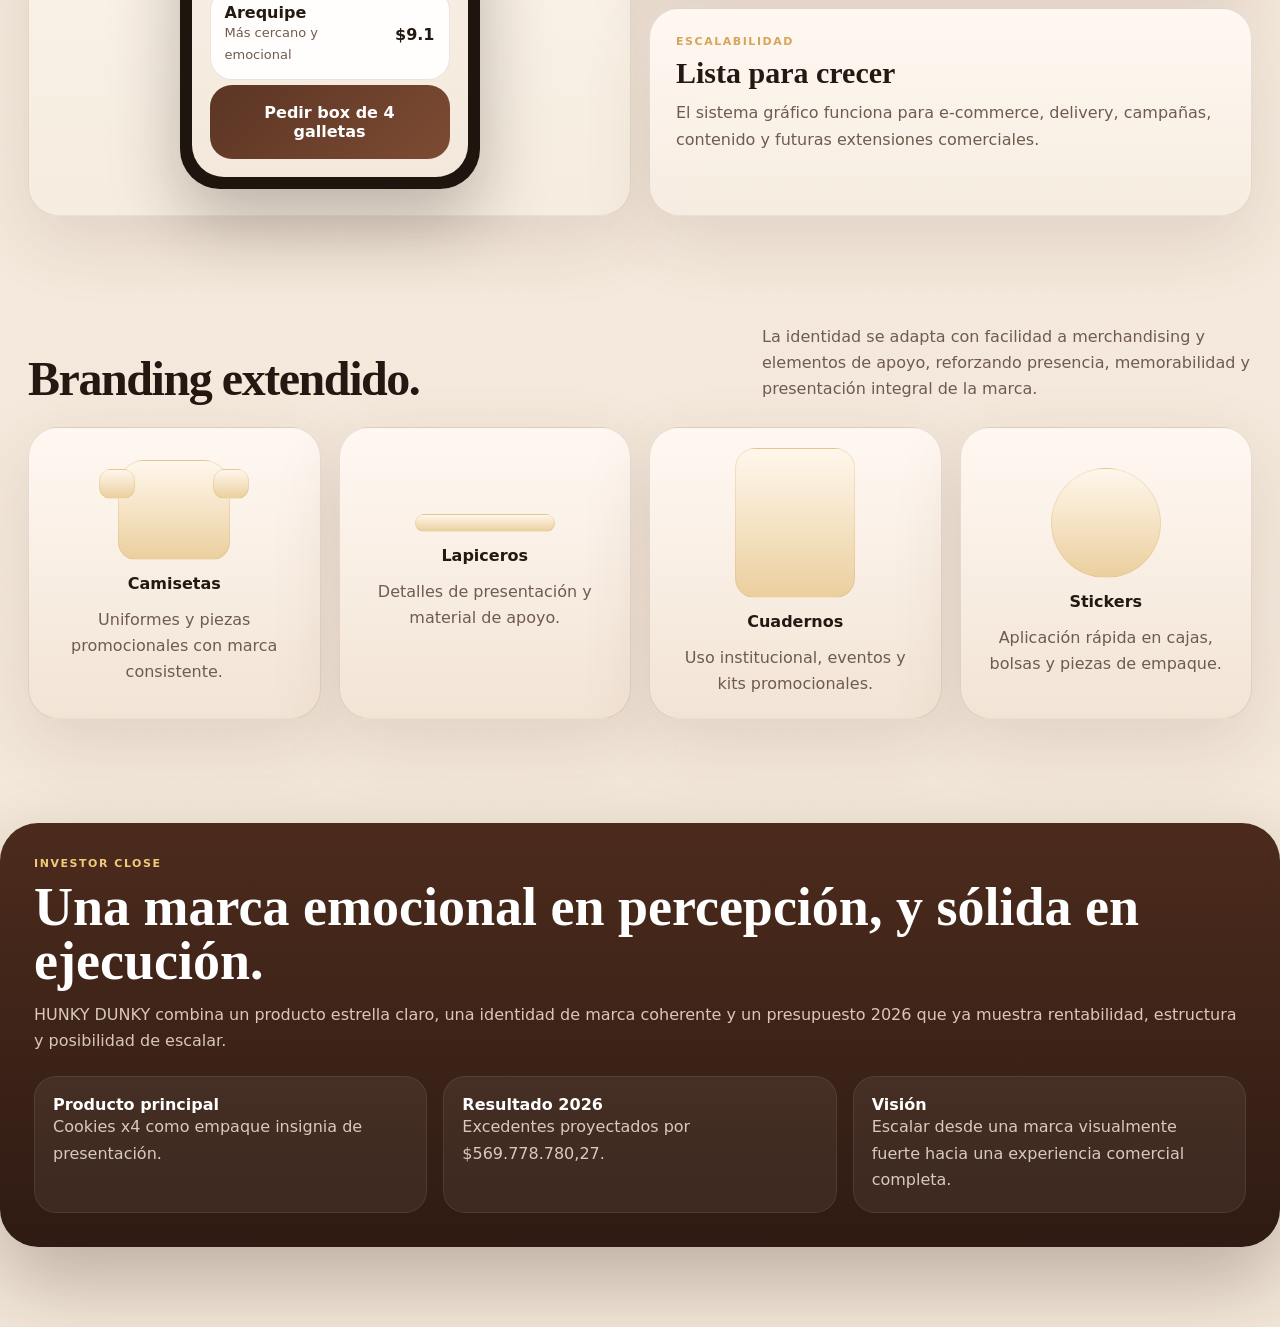
<file: hunky_dunky_investor_web_v2.html>
<!DOCTYPE html>
<html lang="es">
<head>
  <meta charset="UTF-8" />
  <meta name="viewport" content="width=device-width, initial-scale=1.0" />
  <title>HUNKY DUNKY — Investor Experience</title>
  <style>
    :root{
      --bg:#f6efe6;
      --bg2:#efe1cf;
      --panel:#fff9f3;
      --panel-2:#f8eee2;
      --ink:#241813;
      --muted:#6f5b51;
      --line:rgba(77,47,31,.12);
      --gold:#d6a45a;
      --gold2:#efcb87;
      --choco:#5b3524;
      --choco2:#7d4b33;
      --cream:#fff6ec;
      --accent:#9c6b48;
      --shadow:0 24px 70px rgba(91,53,36,.12);
      --radius:30px;
      --max:1280px;
    }
    *{box-sizing:border-box}
    html{scroll-behavior:smooth}
    body{margin:0;color:var(--ink);font-family:Inter,ui-sans-serif,system-ui,-apple-system,sans-serif;background:
      radial-gradient(circle at top right, rgba(239,203,135,.22), transparent 24%),
      radial-gradient(circle at top left, rgba(91,53,36,.08), transparent 18%),
      linear-gradient(180deg, #faf5ef 0%, var(--bg) 34%, #f3e7d9 100%);
      overflow-x:hidden}
    h1,h2,h3,h4{font-family:Georgia, 'Times New Roman', serif;margin:0;line-height:1}
    p{margin:0;color:var(--muted);line-height:1.65}
    .wrap{max-width:var(--max);margin:0 auto;padding:0 28px}
    .noise:before{content:'';position:fixed;inset:0;pointer-events:none;opacity:.05;background-image:radial-gradient(rgba(91,53,36,.25) .6px, transparent .6px);background-size:14px 14px;mix-blend-mode:multiply}
    .nav{position:sticky;top:0;z-index:100;backdrop-filter:blur(16px);background:rgba(250,245,239,.78);border-bottom:1px solid var(--line)}
    .nav-inner{display:flex;justify-content:space-between;align-items:center;padding:16px 0}
    .brand{display:flex;align-items:center;gap:14px;text-decoration:none;color:var(--ink)}
    .mark{width:52px;height:52px;border-radius:50%;background:radial-gradient(circle at 35% 30%, var(--gold2), var(--gold) 58%, #b8763a 100%);border:3px solid #3d2418;position:relative;box-shadow:0 14px 28px rgba(91,53,36,.18)}
    .mark:before,.mark:after{content:'';position:absolute;background:#3d2418;border-radius:50%}
    .mark:before{width:7px;height:7px;left:13px;top:16px;box-shadow:18px 0 0 #3d2418}
    .mark:after{width:22px;height:10px;left:12px;top:28px;border-bottom:4px solid #3d2418;border-radius:0 0 20px 20px;background:transparent}
    .brand strong{display:block;letter-spacing:.14em;font-size:13px}
    .brand span{display:block;font-size:11px;color:var(--muted);letter-spacing:.12em;text-transform:uppercase;margin-top:3px}
    .nav-links{display:flex;gap:24px;flex-wrap:wrap}
    .nav-links a{text-decoration:none;color:var(--ink);font-size:13px;font-weight:800;letter-spacing:.08em;text-transform:uppercase}
    .hero{padding:76px 0 44px;position:relative}
    .hero-grid{display:grid;grid-template-columns:1.08fr .92fr;gap:30px;align-items:center}
    .eyebrow{display:inline-flex;align-items:center;gap:10px;padding:10px 14px;border-radius:999px;background:rgba(255,250,244,.85);border:1px solid var(--line);font-size:12px;font-weight:800;letter-spacing:.14em;text-transform:uppercase;color:var(--choco)}
    .eyebrow:before{content:'';width:8px;height:8px;border-radius:50%;background:linear-gradient(180deg,var(--gold2),var(--gold))}
    .hero h1{font-size:clamp(54px,7.5vw,104px);margin:18px 0 16px;letter-spacing:-.04em}
    .grad{background:linear-gradient(135deg,var(--choco),#a26942 45%,var(--gold));-webkit-background-clip:text;background-clip:text;color:transparent}
    .lead{font-size:19px;max-width:700px}
    .cta{display:flex;gap:14px;flex-wrap:wrap;margin-top:30px}
    .btn{text-decoration:none;padding:16px 22px;border-radius:999px;font-weight:900;letter-spacing:.02em;border:1px solid var(--line);display:inline-flex;align-items:center;gap:12px;transition:.25s ease;box-shadow:0 10px 30px rgba(91,53,36,.06)}
    .btn:hover{transform:translateY(-2px)}
    .btn.primary{background:linear-gradient(135deg,var(--choco),var(--choco2));color:#fff}
    .btn.secondary{background:rgba(255,249,243,.9);color:var(--ink)}
    .hero-side{position:relative}
    .spot{position:absolute;border-radius:999px;filter:blur(30px);opacity:.5;pointer-events:none}
    .spot.one{width:220px;height:220px;background:rgba(239,203,135,.55);right:-40px;top:-20px}
    .spot.two{width:180px;height:180px;background:rgba(91,53,36,.12);left:-30px;bottom:20px}
    .showcase{background:linear-gradient(180deg,#fff9f3,#f3e4d4);border:1px solid var(--line);box-shadow:var(--shadow);border-radius:36px;padding:28px;position:relative;overflow:hidden}
    .showcase:after{content:'';position:absolute;inset:auto -40px -50px auto;width:240px;height:240px;border-radius:50%;background:radial-gradient(circle, rgba(239,203,135,.55), transparent 68%)}
    .showcase-head{display:flex;justify-content:space-between;align-items:center;margin-bottom:18px}
    .chip-tag{padding:9px 12px;border-radius:999px;background:#fff7ef;border:1px solid var(--line);font-size:11px;font-weight:800;letter-spacing:.12em;text-transform:uppercase;color:var(--choco)}
    .pack{background:#5a3524;border-radius:30px;padding:18px;border:6px solid #392117;box-shadow:inset 0 2px 0 rgba(255,255,255,.14), 0 30px 60px rgba(91,53,36,.18)}
    .lid{height:62px;background:linear-gradient(180deg,#83563d,#603726);border-radius:18px 18px 12px 12px;margin-bottom:14px;position:relative}
    .lid:before{content:'HUNKY DUNKY';position:absolute;left:18px;top:20px;color:#fff0dd;font-size:13px;font-weight:900;letter-spacing:.18em}
    .lid:after{content:'cookies x4';position:absolute;right:18px;top:20px;color:#e7cba5;font-size:12px;font-weight:700;letter-spacing:.08em;text-transform:uppercase}
    .cookie-grid{display:grid;grid-template-columns:repeat(2,1fr);gap:16px}
    .cookie{aspect-ratio:1;border-radius:50%;position:relative;border:4px solid #4a2d20;box-shadow:inset 0 10px 16px rgba(255,255,255,.18), inset 0 -12px 20px rgba(0,0,0,.10)}
    .almendra{background:radial-gradient(circle at 34% 28%, #f3d196, #cf9656 64%, #af6b34)}
    .chocochip{background:radial-gradient(circle at 34% 28%, #e4b976, #c98949 64%, #a86430)}
    .cookiescream{background:radial-gradient(circle at 34% 28%, #f6eadc, #d7c2ad 64%, #b28f73)}
    .arequipe{background:radial-gradient(circle at 34% 28%, #ebb881, #cf874f 64%, #ae6532)}
    .chip,.oreo{position:absolute;width:14px;height:14px;border-radius:50%}
    .chip{background:#4a2d1f}
    .oreo{background:#4b3328;box-shadow:0 0 0 4px #ebe0d4 inset}
    .alm{position:absolute;width:18px;height:10px;background:#8b5a39;border-radius:999px;transform:rotate(32deg)}
    .swirl{position:absolute;border:3px solid rgba(90,52,35,.46);border-top-color:transparent;border-left-color:transparent;border-radius:50%}
    .mini-note{display:grid;grid-template-columns:repeat(2,1fr);gap:12px;margin-top:16px}
    .mini-note div{background:rgba(255,255,255,.52);border:1px solid var(--line);border-radius:18px;padding:14px}
    .mini-note strong{display:block;font-size:12px;letter-spacing:.1em;text-transform:uppercase;color:var(--choco);margin-bottom:6px}
    .stats{display:grid;grid-template-columns:repeat(4,1fr);gap:16px;margin-top:24px}
    .stat{background:rgba(255,249,243,.88);border:1px solid var(--line);border-radius:22px;padding:22px;box-shadow:0 14px 34px rgba(91,53,36,.06)}
    .stat .k{font-size:12px;font-weight:900;letter-spacing:.12em;text-transform:uppercase;color:var(--muted)}
    .stat .v{font-size:34px;font-weight:900;color:var(--choco);margin-top:10px}
    section{padding:54px 0}
    .section-top{display:flex;justify-content:space-between;align-items:end;gap:24px;margin-bottom:24px}
    .section-top h2{font-size:48px;letter-spacing:-.03em}
    .section-top p{max-width:490px}
    .grid-3{display:grid;grid-template-columns:repeat(3,1fr);gap:18px}
    .grid-4{display:grid;grid-template-columns:repeat(4,1fr);gap:18px}
    .card{background:linear-gradient(180deg, rgba(255,249,243,.96), rgba(246,236,224,.96));border:1px solid var(--line);border-radius:var(--radius);padding:26px;box-shadow:var(--shadow)}
    .card h3{font-size:30px;margin-bottom:12px}
    .overline{font-size:11px;font-weight:900;letter-spacing:.14em;text-transform:uppercase;color:var(--gold);margin-bottom:10px}
    .feature-icon{width:50px;height:50px;border-radius:18px;background:linear-gradient(180deg,#fff3e1,#ecd0a3);border:1px solid rgba(214,164,90,.25);display:grid;place-items:center;color:var(--choco);font-size:22px;margin-bottom:16px}
    .story{display:grid;grid-template-columns:1fr 1fr;gap:18px}
    .panel-dark{background:linear-gradient(180deg,#5b3524,#3f2418);color:#fff;border-radius:36px;padding:34px;box-shadow:0 30px 70px rgba(63,36,24,.22)}
    .panel-dark p{color:rgba(255,244,230,.78)}
    .quote{font-size:34px;line-height:1.18;margin-bottom:18px}
    .flavors{display:grid;grid-template-columns:repeat(4,1fr);gap:18px}
    .flavor-card{text-align:center}
    .disc{width:132px;height:132px;border-radius:50%;margin:0 auto 16px;border:4px solid #4b2d20;position:relative;box-shadow:inset 0 10px 18px rgba(255,255,255,.18), inset 0 -12px 20px rgba(0,0,0,.10)}
    .pricing{display:grid;grid-template-columns:1.2fr .8fr;gap:18px}
    .price-main{display:grid;grid-template-columns:repeat(3,1fr);gap:14px;margin-top:16px}
    .price-box{background:#fff7ef;border:1px solid var(--line);border-radius:22px;padding:18px}
    .price-box .n{font-size:12px;font-weight:900;color:var(--muted);letter-spacing:.12em;text-transform:uppercase}
    .price-box .p{font-size:30px;font-weight:900;color:var(--choco);margin-top:10px}
    .finance{display:grid;grid-template-columns:1.12fr .88fr;gap:18px}
    .chart-card{padding:28px}
    .chart-title{font-size:13px;font-weight:900;letter-spacing:.12em;text-transform:uppercase;color:var(--choco);margin-bottom:14px}
    .bars{display:flex;align-items:flex-end;gap:10px;height:310px;padding-top:16px}
    .col{flex:1;display:flex;flex-direction:column;align-items:center;gap:10px}
    .stack{width:100%;max-width:54px;height:238px;border-radius:18px 18px 10px 10px;overflow:hidden;background:#eedfce;border:1px solid var(--line);display:flex;flex-direction:column;justify-content:flex-end}
    .income{background:linear-gradient(180deg,var(--gold2),var(--gold))}
    .expense{background:linear-gradient(180deg,#9f6e51,#6b4330)}
    .month{font-size:10px;font-weight:900;letter-spacing:.12em;color:var(--muted);text-transform:uppercase}
    .legend{display:flex;gap:18px;flex-wrap:wrap;margin-top:16px;color:var(--muted);font-size:14px}
    .legend span{display:inline-flex;align-items:center;gap:8px}
    .dot{width:12px;height:12px;border-radius:50%;display:inline-block}
    .insights{display:grid;grid-template-columns:1fr;gap:14px}
    .insight{background:#fff8f2;border:1px solid var(--line);border-radius:22px;padding:18px}
    .insight strong{display:block;color:var(--choco);margin-bottom:6px}
    .macro{display:grid;grid-template-columns:repeat(5,1fr);gap:14px}
    .macro .big{font-size:30px;font-weight:900;color:var(--choco);margin:10px 0}
    .projection{display:grid;grid-template-columns:1.06fr .94fr;gap:18px}
    .proj-bars{display:flex;align-items:flex-end;gap:16px;height:260px;padding-top:16px}
    .proj-col{flex:1;text-align:center}
    .proj-bar{width:70%;margin:0 auto;border-radius:18px 18px 10px 10px;background:linear-gradient(180deg,#f0d29a,var(--gold));border:1px solid rgba(214,164,90,.3);box-shadow:0 12px 24px rgba(214,164,90,.18)}
    .founders{display:grid;grid-template-columns:repeat(3,1fr);gap:18px}
    .founder{background:linear-gradient(180deg,#fff8f2,#f1e4d8);border:1px solid var(--line);border-radius:26px;padding:22px;box-shadow:var(--shadow)}
    .founder .role{font-size:11px;font-weight:900;letter-spacing:.14em;text-transform:uppercase;color:var(--gold)}
    .founder h4{font-size:28px;margin:10px 0 12px}
    .app{display:grid;grid-template-columns:1fr 1fr;gap:18px}
    .phone-wrap{display:grid;place-items:center}
    .phone{width:300px;height:600px;border-radius:40px;background:#1f150f;padding:12px;box-shadow:0 30px 70px rgba(36,24,19,.28)}
    .screen{width:100%;height:100%;border-radius:32px;background:linear-gradient(180deg,#fff9f3,#f3e8db);padding:18px;position:relative;overflow:hidden}
    .screen h4{font-size:26px;margin-bottom:10px}
    .app-card{background:#fffefc;border:1px solid var(--line);border-radius:22px;padding:14px;margin-bottom:12px;display:flex;justify-content:space-between;align-items:center;gap:10px}
    .tag{padding:7px 10px;border-radius:999px;background:#fef2df;color:var(--choco);font-size:11px;font-weight:900;letter-spacing:.1em;text-transform:uppercase}
    .merch{display:grid;grid-template-columns:repeat(4,1fr);gap:18px}
    .mock{background:linear-gradient(180deg,#fff8f2,#f2e4d5);border:1px solid var(--line);border-radius:30px;padding:20px;min-height:220px;display:flex;flex-direction:column;justify-content:center;align-items:center;gap:14px;box-shadow:var(--shadow)}
    .mock-shape{background:linear-gradient(180deg,#fff7ec,#ebcf9e);border:1px solid rgba(214,164,90,.24)}
    .shirt{width:112px;height:100px;border-radius:26px 26px 18px 18px;position:relative}
    .shirt:before,.shirt:after{content:'';position:absolute;top:8px;width:34px;height:28px;border-radius:12px;background:inherit;border:inherit}
    .shirt:before{left:-20px}.shirt:after{right:-20px}
    .pen{width:140px;height:18px;border-radius:999px}
    .notebook{width:120px;height:150px;border-radius:20px}
    .sticker{width:110px;height:110px;border-radius:50%}
    .footer{padding:50px 0 80px}
    .footer-box{background:linear-gradient(180deg,#4c2b1d,#2f1b13);color:#fff;border-radius:38px;padding:34px;box-shadow:0 34px 80px rgba(47,27,19,.28)}
    .footer-box p{color:rgba(255,241,226,.8)}
    .footer-metrics{display:grid;grid-template-columns:repeat(3,1fr);gap:16px;margin-top:22px}
    .footer-metrics .item{background:rgba(255,255,255,.06);border:1px solid rgba(255,255,255,.08);padding:18px;border-radius:22px}
    @media (max-width:1100px){
      .hero-grid,.story,.pricing,.finance,.projection,.app,.grid-3,.grid-4,.flavors,.macro,.founders,.merch,.stats,.price-main{grid-template-columns:1fr 1fr}
    }
    @media (max-width:760px){
      .hero-grid,.story,.pricing,.finance,.projection,.app,.grid-3,.grid-4,.flavors,.macro,.founders,.merch,.stats,.price-main{grid-template-columns:1fr}
      .nav-inner{flex-direction:column;gap:14px}
      .nav-links{justify-content:center}
      .section-top{flex-direction:column;align-items:start}
      .hero h1{font-size:52px}
      .phone{width:100%;max-width:320px;height:580px}
    }
  </style>
</head>
<body class="noise">
  <nav class="nav">
    <div class="wrap nav-inner">
      <a class="brand" href="#top">
        <div class="mark"></div>
        <div><strong>HUNKY DUNKY</strong><span>Investor Experience</span></div>
      </a>
      <div class="nav-links">
        <a href="#concepto">Concepto</a>
        <a href="#sabores">Sabores</a>
        <a href="#pricing">Pricing</a>
        <a href="#finanzas">Finanzas</a>
        <a href="#fundadores">Fundadores</a>
        <a href="#app">App</a>
      </div>
    </div>
  </nav>

  <header id="top" class="hero wrap">
    <div class="hero-grid">
      <div>
        <div class="eyebrow">Marca premium de cookies & brownies</div>
        <h1>Una marca diseñada para vender <span class="grad">antojo, regalo y valor.</span></h1>
        <p class="lead">HUNKY DUNKY transforma cookies y brownies en una experiencia aspiracional: producto protagonista, empaque memorable, branding coherente y una narrativa financiera lista para convencer inversionistas.</p>
        <div class="cta">
          <a class="btn primary" href="#finanzas">Ver potencial financiero</a>
          <a class="btn secondary" href="#sabores">Explorar el producto estrella</a>
        </div>
      </div>
      <div class="hero-side">
        <div class="spot one"></div><div class="spot two"></div>
        <div class="showcase">
          <div class="showcase-head">
            <div>
              <div class="overline">Packaging principal</div>
              <h3 style="font-size:38px">Caja cookies x4</h3>
            </div>
            <div class="chip-tag">Lista para vitrina</div>
          </div>
          <div class="pack">
            <div class="lid"></div>
            <div class="cookie-grid">
              <div class="cookie almendra"><span class="alm" style="left:18px;top:22px"></span><span class="alm" style="left:58px;top:38px"></span><span class="alm" style="left:34px;top:72px"></span></div>
              <div class="cookie chocochip"><span class="chip" style="left:18px;top:20px"></span><span class="chip" style="left:62px;top:26px"></span><span class="chip" style="left:34px;top:62px"></span><span class="chip" style="left:74px;top:72px"></span></div>
              <div class="cookie cookiescream"><span class="oreo" style="left:18px;top:24px"></span><span class="oreo" style="left:64px;top:34px"></span><span class="oreo" style="left:36px;top:72px"></span></div>
              <div class="cookie arequipe"><span class="swirl" style="left:18px;top:24px;width:38px;height:38px"></span><span class="swirl" style="left:58px;top:54px;width:28px;height:28px"></span></div>
            </div>
          </div>
          <div class="mini-note">
            <div><strong>Producto estrella</strong><p>El equipo decidió presentar la caja de cookies x4 como la referencia principal de la marca.</p></div>
            <div><strong>Identidad visual</strong><p>Tonos crema, chocolate y dorado para una sensación premium, cálida y memorable.</p></div>
          </div>
        </div>
      </div>
    </div>
    <div class="stats">
      <div class="stat"><div class="k">Ingresos 2026</div><div class="v">$1.872B</div></div>
      <div class="stat"><div class="k">Egresos 2026</div><div class="v">$1.302B</div></div>
      <div class="stat"><div class="k">Excedentes</div><div class="v">$569.8M</div></div>
      <div class="stat"><div class="k">Margen total</div><div class="v">30,44%</div></div>
    </div>
  </header>

  <section id="concepto">
    <div class="wrap">
      <div class="section-top">
        <div><h2>El concepto que venimos construyendo.</h2></div>
        <p>La marca fue pensada para verse seria frente a inversionistas, pero emocional frente al cliente final: una mezcla entre experiencia premium, compra por antojo y regalo con intención.</p>
      </div>
      <div class="story">
        <div class="panel-dark">
          <div class="overline" style="color:#f0c97a">Brand statement</div>
          <div class="quote">“No vendemos solo galletas y brownies; vendemos una experiencia visual, emocional y financieramente atractiva.”</div>
          <p>HUNKY DUNKY nace como una marca con diseño consistente, identidad recordable y una presentación lo suficientemente sólida para ser defendida tanto en clase como ante potenciales aliados.</p>
        </div>
        <div class="grid-3" style="grid-template-columns:1fr;gap:16px">
          <div class="card"><div class="feature-icon">✦</div><h3>Compra aspiracional</h3><p>El producto se proyecta como detalle premium, regalo visualmente impactante y compra con valor percibido superior.</p></div>
          <div class="card"><div class="feature-icon">▣</div><h3>Empaque protagonista</h3><p>La caja no es un accesorio: es parte central de la propuesta, ayuda a justificar precio y eleva percepción de marca.</p></div>
          <div class="card"><div class="feature-icon">◌</div><h3>Escalabilidad visual</h3><p>El mismo sistema gráfico funciona en box, app, merchandising, presentación y futura presencia digital.</p></div>
        </div>
      </div>
    </div>
  </section>

  <section id="sabores">
    <div class="wrap">
      <div class="section-top">
        <div><h2>Los sabores que sostienen la experiencia.</h2></div>
        <p>La caja integra cuatro perfiles complementarios: un sabor clásico, uno aspiracional, uno visualmente potente y uno emocionalmente cercano.</p>
      </div>
      <div class="flavors">
        <div class="card flavor-card">
          <div class="disc almendra"><span class="alm" style="left:20px;top:24px"></span><span class="alm" style="left:64px;top:38px"></span><span class="alm" style="left:36px;top:74px"></span></div>
          <div class="overline">Signature premium</div>
          <h3>Chocolate con almendra</h3>
          <p>Perfil sofisticado, cálido y de alto valor percibido para elevar la imagen del portafolio.</p>
        </div>
        <div class="card flavor-card">
          <div class="disc chocochip"><span class="chip" style="left:18px;top:22px"></span><span class="chip" style="left:68px;top:32px"></span><span class="chip" style="left:32px;top:66px"></span><span class="chip" style="left:78px;top:74px"></span></div>
          <div class="overline">Mainstream favorite</div>
          <h3>Chocochip</h3>
          <p>La referencia clásica del portafolio, fundamental para rotación, reconocimiento y volumen.</p>
        </div>
        <div class="card flavor-card">
          <div class="disc cookiescream"><span class="oreo" style="left:18px;top:24px"></span><span class="oreo" style="left:68px;top:36px"></span><span class="oreo" style="left:34px;top:74px"></span></div>
          <div class="overline">Visual magnet</div>
          <h3>Cookies and cream</h3>
          <p>Una propuesta con alto atractivo visual para contenidos, fotos de producto y recordación de marca.</p>
        </div>
        <div class="card flavor-card">
          <div class="disc arequipe"><span class="swirl" style="left:18px;top:24px;width:38px;height:38px"></span><span class="swirl" style="left:58px;top:58px;width:26px;height:26px"></span></div>
          <div class="overline">Emotional flavor</div>
          <h3>Arequipe</h3>
          <p>Conecta con cercanía, gusto local y una lectura más afectiva del producto sin perder estética premium.</p>
        </div>
      </div>
    </div>
  </section>

  <section id="pricing">
    <div class="wrap">
      <div class="section-top">
        <div><h2>Pricing y lectura competitiva.</h2></div>
        <p>El presupuesto parte de precios definidos para cookies x4, chocochip cookie y brownie Oreo, apoyados por benchmarking de mercado y por una propuesta de presentación superior.</p>
      </div>
      <div class="pricing">
        <div class="card">
          <div class="overline">Precios base 2026</div>
          <h3>Arquitectura de producto</h3>
          <p>La propuesta combina producto estrella, unidad individual y brownie para construir ticket, variedad y posibilidad de recompra.</p>
          <div class="price-main">
            <div class="price-box"><div class="n">Cookies x4</div><div class="p">$39.561,67</div></div>
            <div class="price-box"><div class="n">Chocochip cookie</div><div class="p">$10.731,20</div></div>
            <div class="price-box"><div class="n">Brownie Oreo</div><div class="p">$24.612,72</div></div>
          </div>
        </div>
        <div class="card">
          <div class="overline">Benchmark de referencia</div>
          <h3>Competencia observada</h3>
          <p>En el archivo se comparan empresas como Lets Dough It, Holy Cookie, Cookie Jaar y Braun Cookies, usando referencias de precios y ventas mensuales para construir el marco del presupuesto.</p>
        </div>
      </div>
    </div>
  </section>

  <section id="finanzas">
    <div class="wrap">
      <div class="section-top">
        <div><h2>Un presupuesto que ya cuenta una historia.</h2></div>
        <p>El resumen financiero proyecta ingresos totales por $1.872.056.950,67, egresos por $1.302.278.170,40, excedentes por $569.778.780,27 y un margen consolidado de 30,44% durante 2026.</p>
      </div>
      <div class="finance">
        <div class="card chart-card">
          <div class="chart-title">Ingresos y egresos mensuales</div>
          <div class="bars">
            <div class="col"><div class="stack"><div class="income" style="height:33.2%"></div><div class="expense" style="height:27.4%"></div></div><div class="month">ene</div></div>
            <div class="col"><div class="stack"><div class="income" style="height:64.9%"></div><div class="expense" style="height:45.2%"></div></div><div class="month">feb</div></div>
            <div class="col"><div class="stack"><div class="income" style="height:75.7%"></div><div class="expense" style="height:51.7%"></div></div><div class="month">mar</div></div>
            <div class="col"><div class="stack"><div class="income" style="height:69.9%"></div><div class="expense" style="height:48.2%"></div></div><div class="month">abr</div></div>
            <div class="col"><div class="stack"><div class="income" style="height:86.5%"></div><div class="expense" style="height:58.2%"></div></div><div class="month">may</div></div>
            <div class="col"><div class="stack"><div class="income" style="height:55.8%"></div><div class="expense" style="height:39.7%"></div></div><div class="month">jun</div></div>
            <div class="col"><div class="stack"><div class="income" style="height:49.4%"></div><div class="expense" style="height:35.9%"></div></div><div class="month">jul</div></div>
            <div class="col"><div class="stack"><div class="income" style="height:69.9%"></div><div class="expense" style="height:48.2%"></div></div><div class="month">ago</div></div>
            <div class="col"><div class="stack"><div class="income" style="height:74.9%"></div><div class="expense" style="height:51.2%"></div></div><div class="month">sep</div></div>
            <div class="col"><div class="stack"><div class="income" style="height:80.7%"></div><div class="expense" style="height:54.7%"></div></div><div class="month">oct</div></div>
            <div class="col"><div class="stack"><div class="income" style="height:37.4%"></div><div class="expense" style="height:28.7%"></div></div><div class="month">nov</div></div>
            <div class="col"><div class="stack"><div class="income" style="height:100%"></div><div class="expense" style="height:66.3%"></div></div><div class="month">dic</div></div>
          </div>
          <div class="legend">
            <span><i class="dot income"></i>Ingresos</span>
            <span><i class="dot expense"></i>Egresos</span>
          </div>
        </div>
        <div class="insights">
          <div class="card">
            <div class="chart-title">Lectura ejecutiva</div>
            <p>Diciembre aparece como el pico más alto del año, mientras mayo y octubre consolidan una secuencia de meses fuertes. Incluso en noviembre, el negocio conserva resultado positivo.</p>
          </div>
          <div class="insight"><strong>Ingresos totales</strong><p>$1.872.056.950,67 proyectados para 2026.</p></div>
          <div class="insight"><strong>Egresos totales</strong><p>$1.302.278.170,40 con estructura operativa ya contemplada.</p></div>
          <div class="insight"><strong>Excedentes</strong><p>$569.778.780,27 como resultado acumulado del periodo.</p></div>
          <div class="insight"><strong>Margen total</strong><p>30,44%, coherente con una propuesta rentable y con potencial de crecimiento.</p></div>
        </div>
      </div>
    </div>
  </section>

  <section>
    <div class="wrap">
      <div class="section-top">
        <div><h2>Indicadores macroeconómicos y proyección.</h2></div>
        <p>Los parámetros base del archivo incluyen IPC de 7,7%, SMMLV de 23,8%, IPP de 9%, dólar de referencia en 3.800 y un margen objetivo de 40%.</p>
      </div>
      <div class="macro" style="margin-bottom:18px">
        <div class="card"><div class="overline">IPC</div><div class="big">7,7%</div><p>Impacta ajustes de precios y costos.</p></div>
        <div class="card"><div class="overline">SMMLV</div><div class="big">23,8%</div><p>Presiona la estructura salarial.</p></div>
        <div class="card"><div class="overline">IPP</div><div class="big">9%</div><p>Incide en insumos y empaques.</p></div>
        <div class="card"><div class="overline">Dólar</div><div class="big">$3.800</div><p>Referencia para variaciones sensibles.</p></div>
        <div class="card"><div class="overline">Margen meta</div><div class="big">40%</div><p>Objetivo estratégico de sostenibilidad.</p></div>
      </div>
      <div class="projection">
        <div class="card">
          <div class="chart-title">Lectura visual de crecimiento 2026–2030</div>
          <div class="proj-bars">
            <div class="proj-col"><div class="proj-bar" style="height:110px"></div><p>2026 base</p></div>
            <div class="proj-col"><div class="proj-bar" style="height:138px"></div><p>2027</p></div>
            <div class="proj-col"><div class="proj-bar" style="height:164px"></div><p>2028</p></div>
            <div class="proj-col"><div class="proj-bar" style="height:194px"></div><p>2029</p></div>
            <div class="proj-col"><div class="proj-bar" style="height:226px"></div><p>2030</p></div>
          </div>
        </div>
        <div class="card">
          <div class="chart-title">Motores de proyección</div>
          <div class="grid-3" style="grid-template-columns:1fr;gap:12px">
            <div class="insight"><strong>Ajuste por IPC</strong><p>Permite estimar evolución de precios y gastos.</p></div>
            <div class="insight"><strong>Actualización salarial</strong><p>El SMMLV se refleja en la presión sobre mano de obra.</p></div>
            <div class="insight"><strong>Presión de insumos</strong><p>El IPP sostiene la lógica de crecimiento de costos productivos.</p></div>
            <div class="insight"><strong>Disciplina de margen</strong><p>La meta del 40% orienta decisiones futuras de precio y estructura.</p></div>
          </div>
        </div>
      </div>
    </div>
  </section>

  <section id="fundadores">
    <div class="wrap">
      <div class="section-top">
        <div><h2>Los fundadores detrás de la marca.</h2></div>
        <p>La compañía se presenta como una iniciativa fundada por un equipo multidisciplinario, con roles definidos en marca, operación, finanzas, crecimiento y lectura de mercado.</p>
      </div>
      <div class="founders">
        <div class="founder"><div class="role">CEO & Brand Strategy</div><h4>Julián Sanchez</h4><p>Dirige la visión de marca, la narrativa de valor y la construcción estética del concepto HUNKY DUNKY.</p></div>
        <div class="founder"><div class="role">COO & Finance Lead</div><h4>Sebastian Colinas</h4><p>Lidera el presupuesto, la lógica operativa y la traducción del modelo en resultados financieros proyectados.</p></div>
        <div class="founder"><div class="role">CFO & Control</div><h4>Maria Alejandra Molina</h4><p>Fortalece el soporte contable y la lectura numérica que sostiene la viabilidad del proyecto.</p></div>
        <div class="founder"><div class="role">CMO & Customer Experience</div><h4>Karem Acevedo</h4><p>Conecta la marca con emoción, presentación comercial y experiencia percibida por el cliente.</p></div>
        <div class="founder"><div class="role">Growth & Partnerships</div><h4>Isaias Perez</h4><p>Impulsa mirada estratégica, oportunidades de crecimiento y posibles vínculos comerciales.</p></div>
        <div class="founder"><div class="role">Market Intelligence</div><h4>Marcelo Romero</h4><p>Refuerza benchmarking, lectura competitiva y posicionamiento del negocio dentro del nicho.</p></div>
      </div>
    </div>
  </section>

  <section id="app">
    <div class="wrap">
      <div class="section-top">
        <div><h2>La marca también vive en digital.</h2></div>
        <p>La identidad construida funciona en app, compra móvil y piezas promocionales, reforzando una experiencia consistente desde el empaque hasta el pedido.</p>
      </div>
      <div class="app">
        <div class="phone-wrap card">
          <div class="phone">
            <div class="screen">
              <div class="tag">App preview</div>
              <h4>Elige tu box ideal</h4>
              <div class="app-card"><div><strong>Chocolate con almendra</strong><p style="font-size:13px">Perfil premium y cálido</p></div><strong>$9.9</strong></div>
              <div class="app-card"><div><strong>Chocochip</strong><p style="font-size:13px">El clásico que siempre entra</p></div><strong>$8.9</strong></div>
              <div class="app-card"><div><strong>Cookies and cream</strong><p style="font-size:13px">Visualmente irresistible</p></div><strong>$9.4</strong></div>
              <div class="app-card"><div><strong>Arequipe</strong><p style="font-size:13px">Más cercano y emocional</p></div><strong>$9.1</strong></div>
              <div style="position:absolute;left:18px;right:18px;bottom:18px;background:linear-gradient(135deg,var(--choco),var(--choco2));color:#fff;border-radius:22px;padding:18px;font-weight:900;text-align:center">Pedir box de 4 galletas</div>
            </div>
          </div>
        </div>
        <div class="grid-3" style="grid-template-columns:1fr;gap:16px">
          <div class="card"><div class="overline">Experiencia móvil</div><h3>Compra intuitiva</h3><p>La propuesta digital mantiene claridad visual, facilidad de selección y coherencia con el universo premium de la marca.</p></div>
          <div class="card"><div class="overline">Conversión</div><h3>Marca que empuja pedido</h3><p>Una identidad sólida aumenta deseo, confianza y percepción de valor antes incluso de la primera mordida.</p></div>
          <div class="card"><div class="overline">Escalabilidad</div><h3>Lista para crecer</h3><p>El sistema gráfico funciona para e-commerce, delivery, campañas, contenido y futuras extensiones comerciales.</p></div>
        </div>
      </div>
    </div>
  </section>

  <section>
    <div class="wrap">
      <div class="section-top">
        <div><h2>Branding extendido.</h2></div>
        <p>La identidad se adapta con facilidad a merchandising y elementos de apoyo, reforzando presencia, memorabilidad y presentación integral de la marca.</p>
      </div>
      <div class="merch">
        <div class="mock"><div class="shirt mock-shape"></div><strong>Camisetas</strong><p style="text-align:center">Uniformes y piezas promocionales con marca consistente.</p></div>
        <div class="mock"><div class="pen mock-shape"></div><strong>Lapiceros</strong><p style="text-align:center">Detalles de presentación y material de apoyo.</p></div>
        <div class="mock"><div class="notebook mock-shape"></div><strong>Cuadernos</strong><p style="text-align:center">Uso institucional, eventos y kits promocionales.</p></div>
        <div class="mock"><div class="sticker mock-shape"></div><strong>Stickers</strong><p style="text-align:center">Aplicación rápida en cajas, bolsas y piezas de empaque.</p></div>
      </div>
    </div>
  </section>

  <footer class="footer wrap">
    <div class="footer-box">
      <div class="overline" style="color:#f0c97a">Investor close</div>
      <h2 style="font-size:54px;margin-bottom:14px">Una marca emocional en percepción, y sólida en ejecución.</h2>
      <p>HUNKY DUNKY combina un producto estrella claro, una identidad de marca coherente y un presupuesto 2026 que ya muestra rentabilidad, estructura y posibilidad de escalar.</p>
      <div class="footer-metrics">
        <div class="item"><strong>Producto principal</strong><p>Cookies x4 como empaque insignia de presentación.</p></div>
        <div class="item"><strong>Resultado 2026</strong><p>Excedentes proyectados por $569.778.780,27.</p></div>
        <div class="item"><strong>Visión</strong><p>Escalar desde una marca visualmente fuerte hacia una experiencia comercial completa.</p></div>
      </div>
    </div>
  </footer>
</body>
</html>
</file>
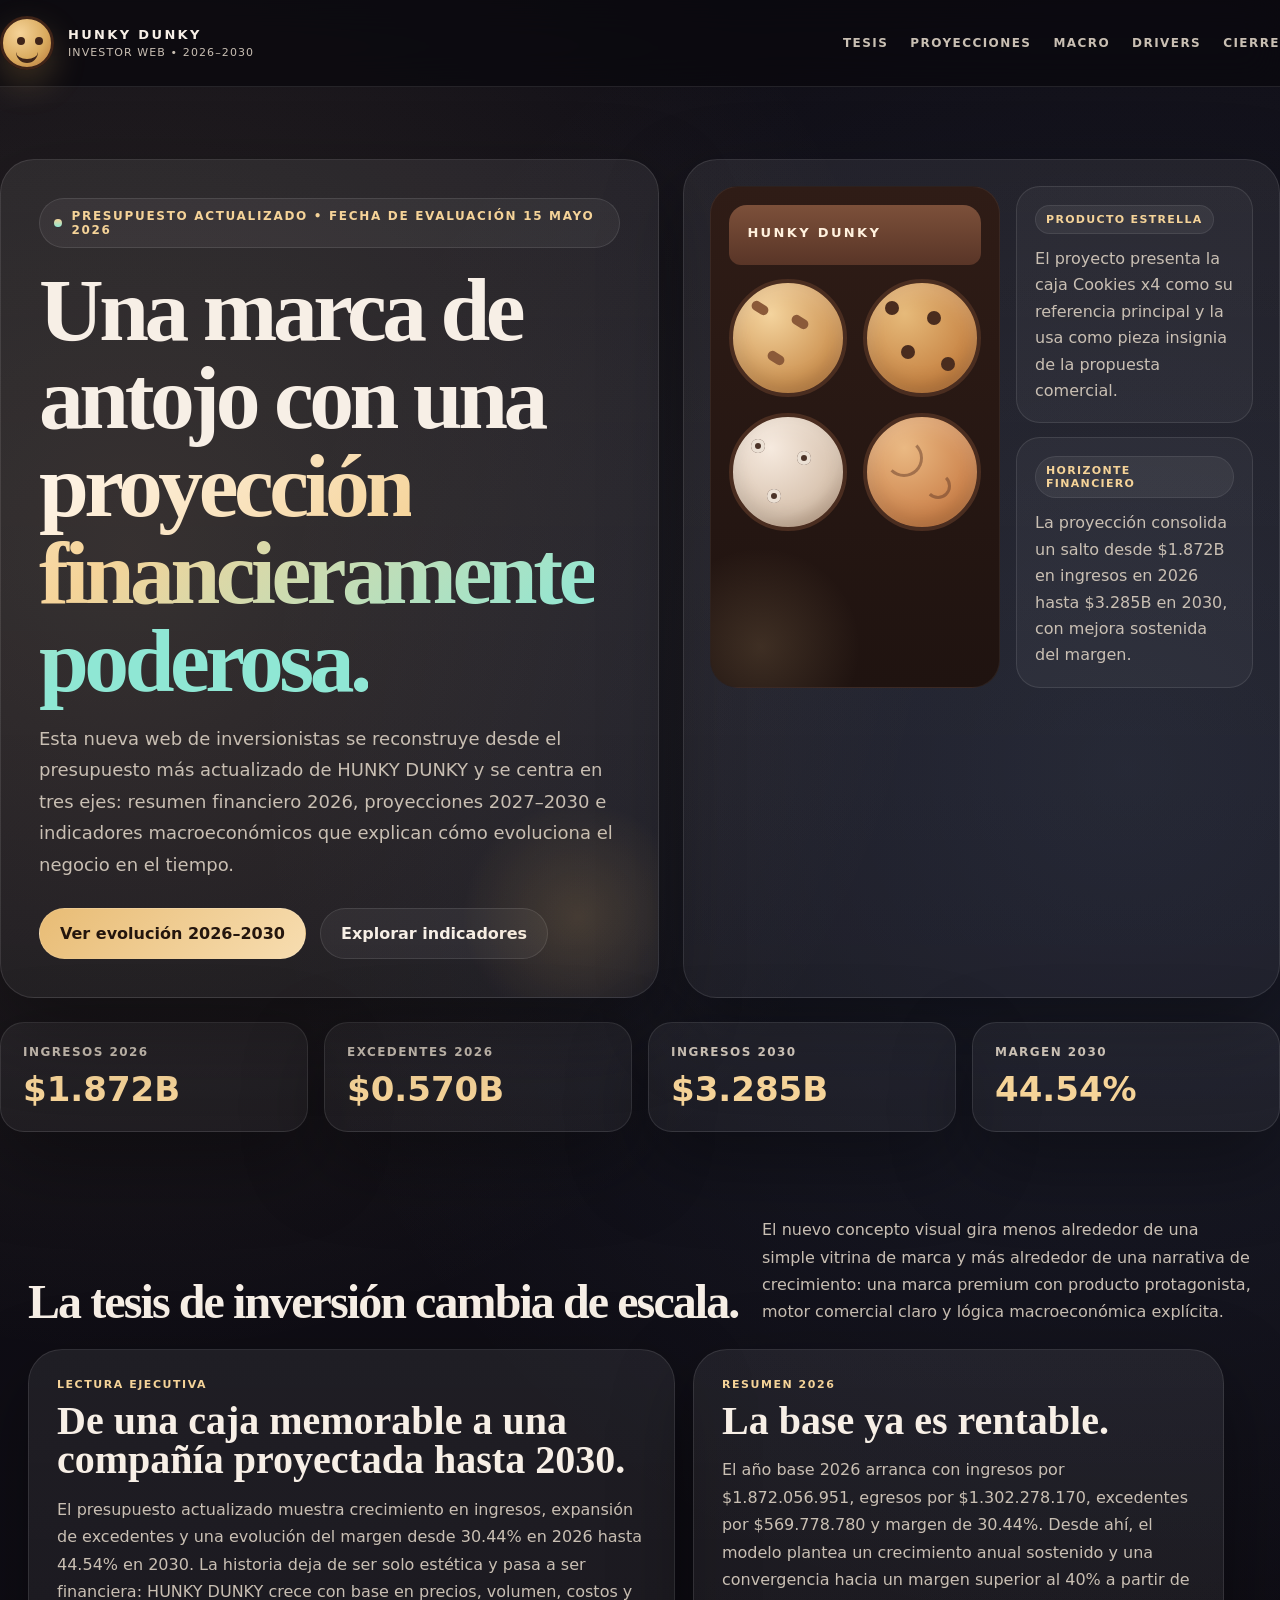
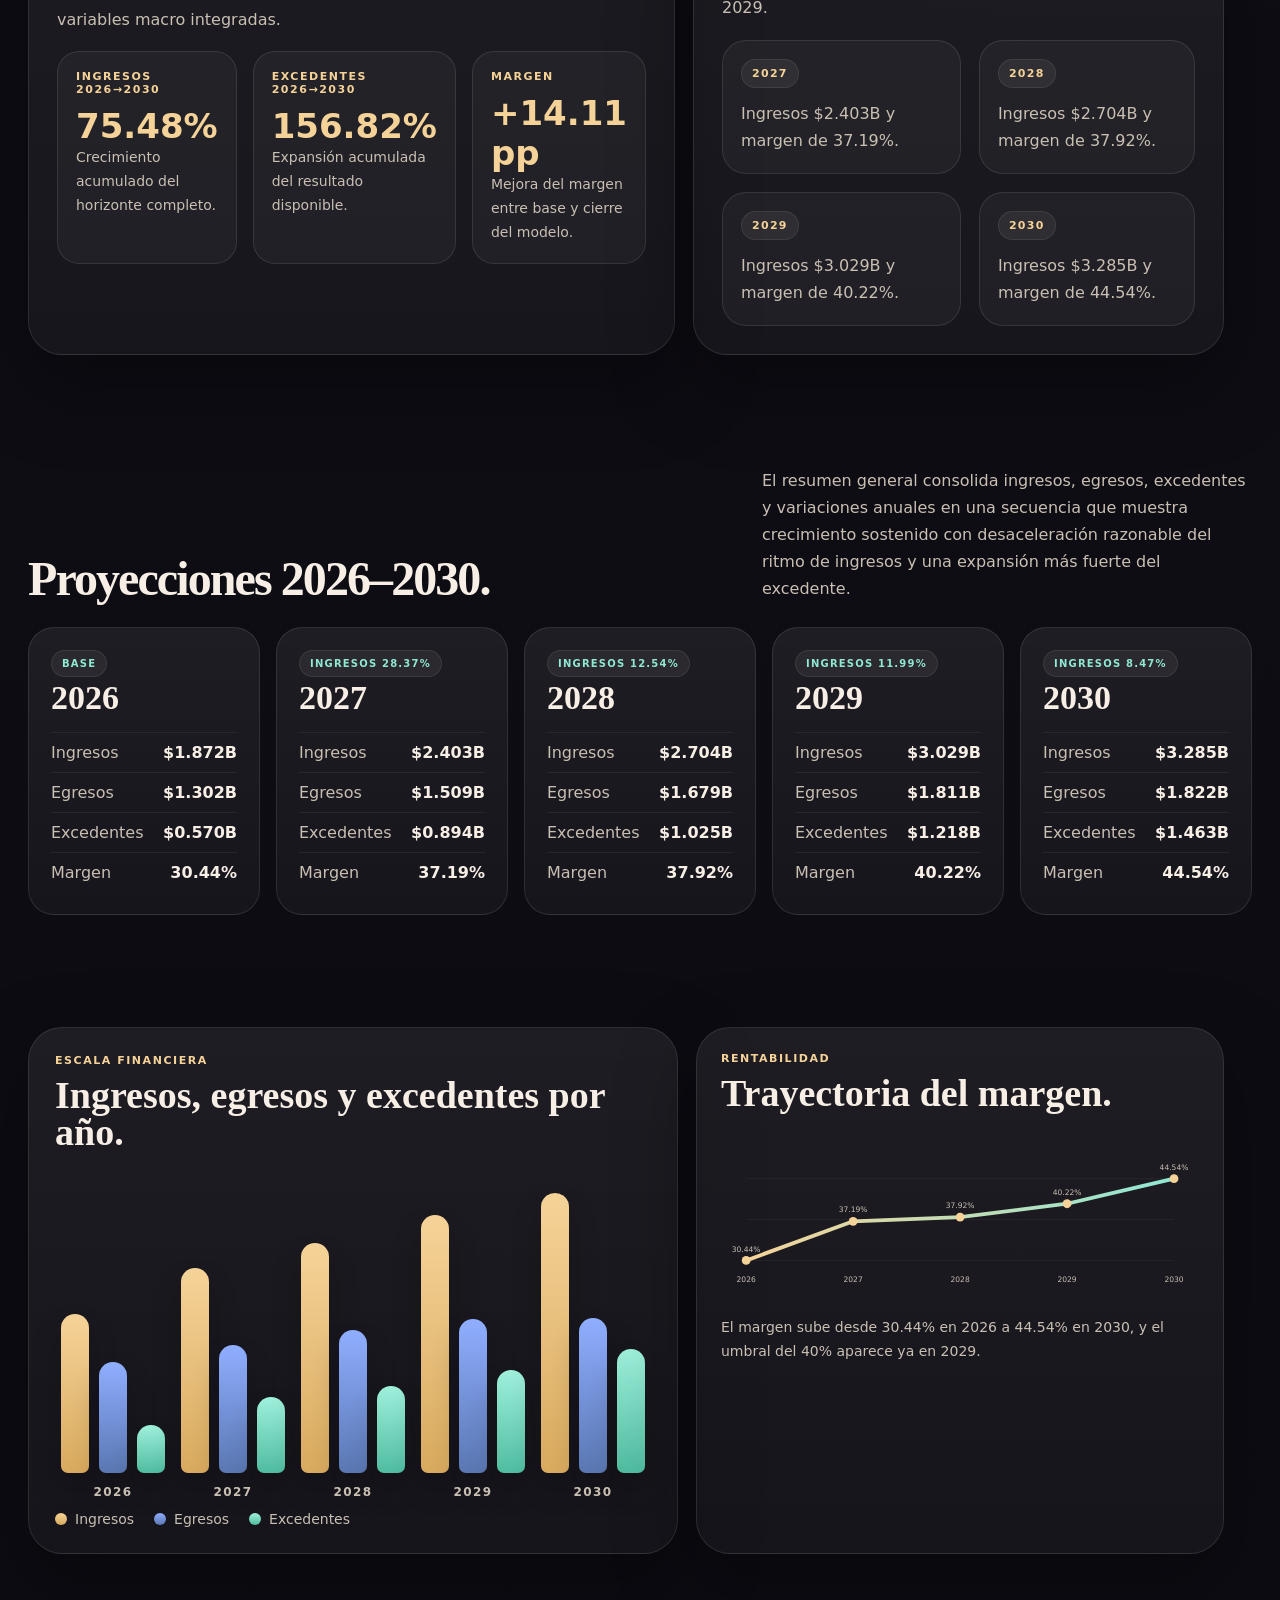
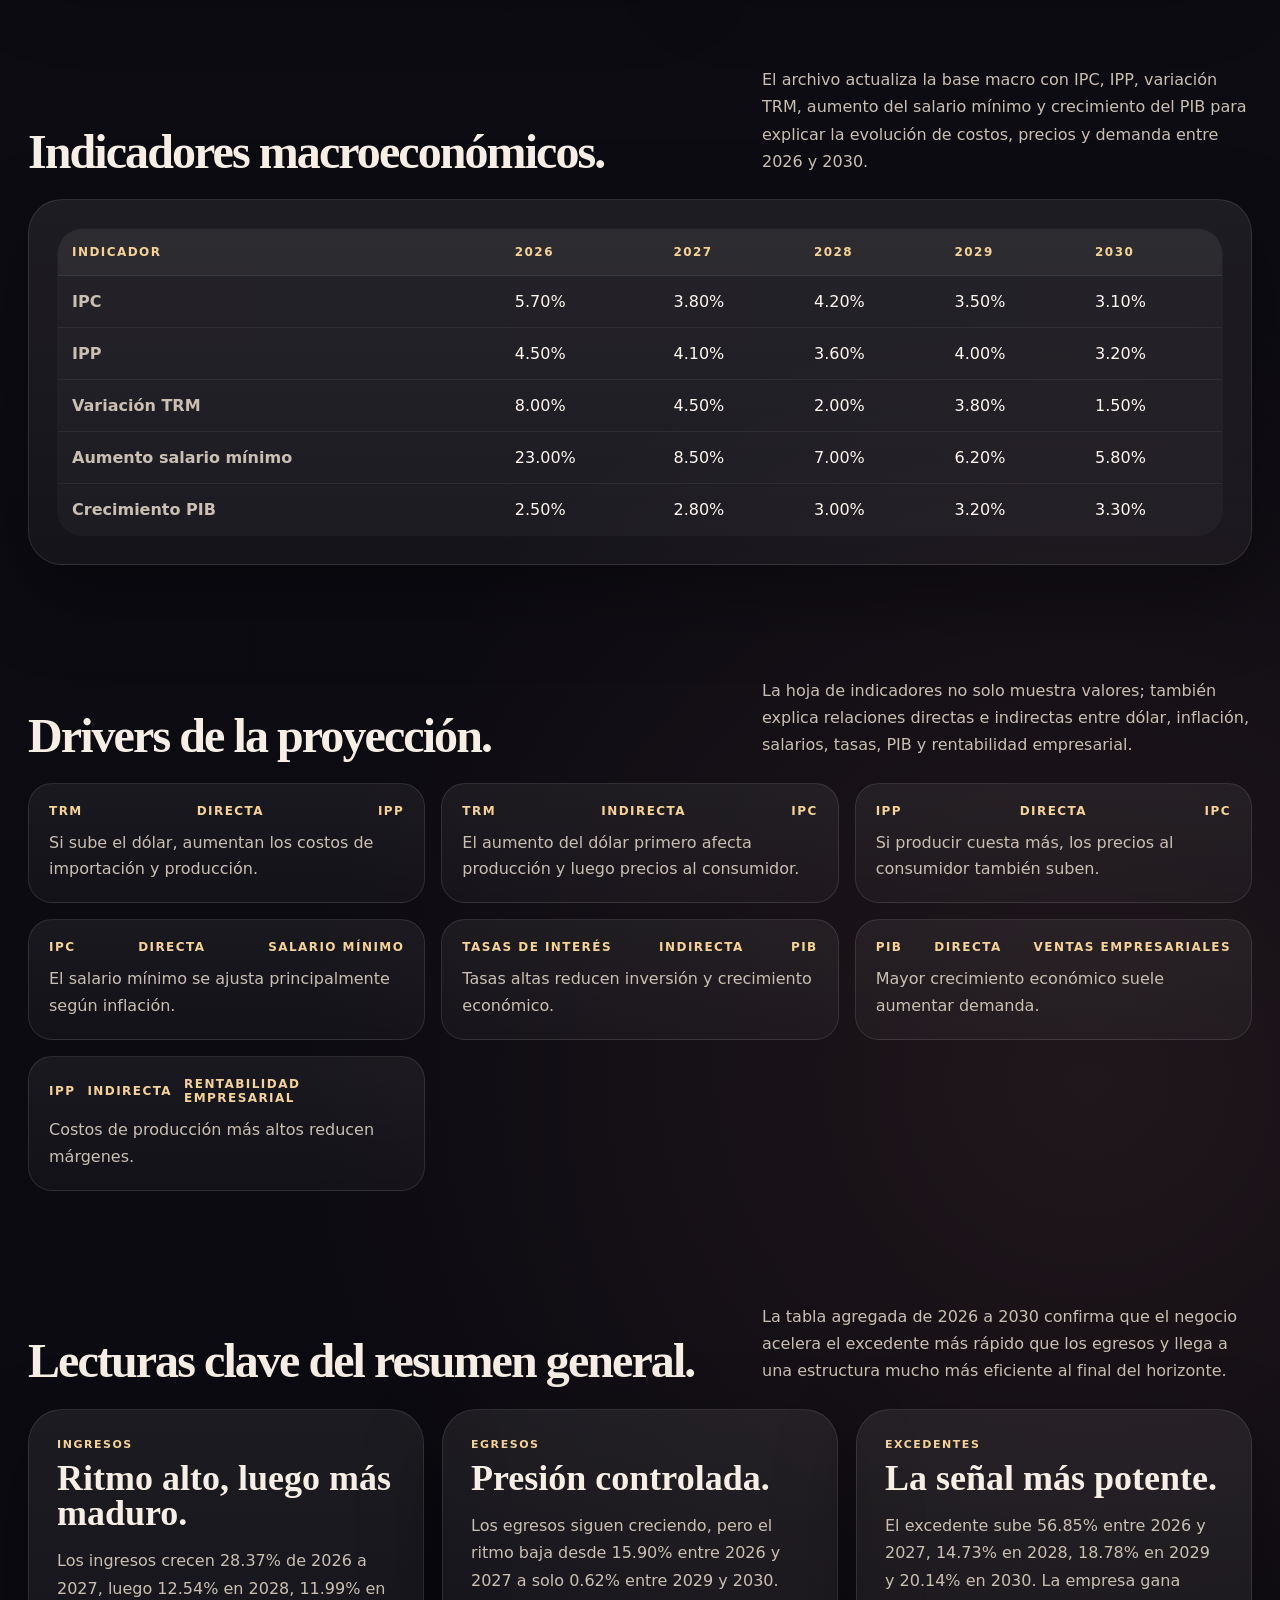
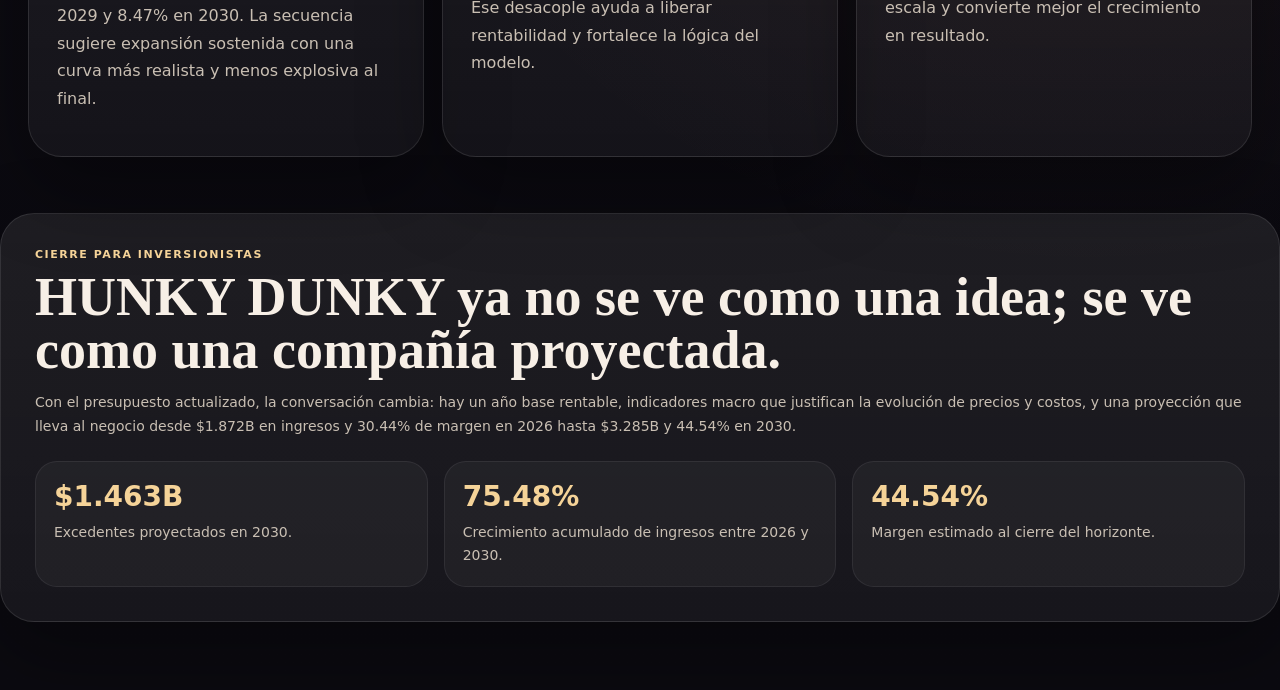
<file: hunky_dunky_investor_web_v3.html>
<!DOCTYPE html>
<html lang="es">
<head>
<meta charset="UTF-8">
<meta name="viewport" content="width=device-width, initial-scale=1.0">
<title>HUNKY DUNKY — Investor Web 2030</title>
<style>
:root{
  --bg:#0e0d13; --bg2:#17141f; --panel:rgba(255,255,255,.05); --panel2:rgba(255,255,255,.07);
  --line:rgba(255,255,255,.10); --text:#f7efe6; --muted:#c9bfb3; --gold:#d9aa5e; --gold2:#f5d398;
  --cream:#fff7ef; --choco:#6f4630; --rose:#ff9f8d; --mint:#8fe7d4; --blue:#8db9ff; --shadow:0 30px 80px rgba(0,0,0,.35);
}
*{box-sizing:border-box}
html{scroll-behavior:smooth}
body{margin:0;font-family:Inter,system-ui,Arial,sans-serif;color:var(--text);background:
radial-gradient(circle at 10% 10%, rgba(245,211,152,.12), transparent 16%),
radial-gradient(circle at 88% 14%, rgba(141,185,255,.10), transparent 18%),
radial-gradient(circle at 85% 78%, rgba(255,159,141,.08), transparent 18%),
linear-gradient(180deg,#100e16 0%, #0b0a10 100%);overflow-x:hidden}
body:before{content:'';position:fixed;inset:0;pointer-events:none;opacity:.12;background-image:linear-gradient(rgba(255,255,255,.05) 1px, transparent 1px), linear-gradient(90deg, rgba(255,255,255,.05) 1px, transparent 1px);background-size:34px 34px;mask-image:linear-gradient(180deg, rgba(0,0,0,.45), transparent)}
a{color:inherit}
.wrap{max-width:1340px;margin:0 auto;padding:0 28px}
.nav{position:sticky;top:0;z-index:40;background:rgba(10,9,14,.76);backdrop-filter:blur(18px);border-bottom:1px solid var(--line)}
.nav-inner{display:flex;justify-content:space-between;align-items:center;padding:16px 0;gap:18px}
.brand{display:flex;align-items:center;gap:14px;text-decoration:none}
.mark{width:54px;height:54px;border-radius:50%;background:radial-gradient(circle at 35% 30%, var(--gold2), var(--gold) 58%, #b7743a 100%);border:3px solid #3f2418;position:relative;box-shadow:0 14px 34px rgba(217,170,94,.24)}
.mark:before,.mark:after{content:'';position:absolute;background:#3f2418;border-radius:50%}
.mark:before{width:8px;height:8px;left:14px;top:18px;box-shadow:18px 0 0 #3f2418}
.mark:after{width:22px;height:10px;left:13px;top:30px;border-bottom:4px solid #3f2418;border-radius:0 0 20px 20px;background:transparent}
.brand-text strong{display:block;letter-spacing:.18em;font-size:13px}
.brand-text span{display:block;font-size:11px;letter-spacing:.10em;text-transform:uppercase;color:var(--muted);margin-top:4px}
.nav-links{display:flex;gap:22px;flex-wrap:wrap}
.nav-links a{text-decoration:none;font-size:12px;font-weight:800;letter-spacing:.12em;text-transform:uppercase;color:var(--muted)}
.hero{padding:72px 0 28px}
.hero-grid{display:grid;grid-template-columns:1.05fr .95fr;gap:24px;align-items:stretch}
.panel{background:linear-gradient(180deg, rgba(255,255,255,.07), rgba(255,255,255,.04));border:1px solid var(--line);border-radius:34px;box-shadow:var(--shadow)}
.hero-copy{padding:38px;position:relative;overflow:hidden}
.hero-copy:after{content:'';position:absolute;inset:auto -40px -40px auto;width:240px;height:240px;border-radius:50%;background:radial-gradient(circle, rgba(217,170,94,.18), transparent 68%)}
.eyebrow{display:inline-flex;align-items:center;gap:10px;padding:10px 14px;border-radius:999px;background:rgba(255,255,255,.05);border:1px solid var(--line);font-size:12px;font-weight:900;letter-spacing:.14em;text-transform:uppercase;color:var(--gold2)}
.eyebrow:before{content:'';width:8px;height:8px;border-radius:50%;background:linear-gradient(180deg,var(--gold2),var(--mint))}
h1,h2,h3,h4{font-family:Georgia,'Times New Roman',serif;margin:0;line-height:.98}
h1{font-size:clamp(54px,7vw,102px);margin:18px 0 18px;letter-spacing:-.05em}
.grad{background:linear-gradient(135deg,var(--cream),var(--gold2) 35%, var(--mint) 75%);-webkit-background-clip:text;background-clip:text;color:transparent}
.lead{font-size:18px;line-height:1.75;color:var(--muted);max-width:720px}
.hero-actions{display:flex;gap:14px;flex-wrap:wrap;margin-top:28px}
.btn{display:inline-flex;align-items:center;gap:10px;padding:15px 20px;border-radius:999px;text-decoration:none;font-weight:900;border:1px solid var(--line)}
.btn.primary{background:linear-gradient(135deg,#e8bc75,#f7ddb0);color:#24160e}
.btn.secondary{background:rgba(255,255,255,.05);color:var(--text)}
.hero-side{padding:26px;display:grid;grid-template-rows:auto 1fr;gap:18px}
.mega-card{display:grid;grid-template-columns:1.1fr .9fr;gap:16px;height:100%}
.box-art{background:linear-gradient(180deg,#2f1c16,#1f1310);border:1px solid rgba(255,255,255,.06);border-radius:28px;padding:18px;position:relative;overflow:hidden}
.box-art:before{content:'';position:absolute;inset:auto auto -60px -50px;width:200px;height:200px;border-radius:50%;background:radial-gradient(circle, rgba(245,211,152,.14), transparent 70%)}
.lid{height:60px;border-radius:18px 18px 12px 12px;background:linear-gradient(180deg,#7c503a,#593527);position:relative;margin-bottom:14px}
.lid:before{content:'HUNKY DUNKY';position:absolute;left:18px;top:20px;font-size:13px;font-weight:900;letter-spacing:.18em;color:#fff1de}
.cookie-grid{display:grid;grid-template-columns:repeat(2,1fr);gap:16px}
.cookie{aspect-ratio:1;border-radius:50%;border:4px solid #4a2d20;box-shadow:inset 0 10px 18px rgba(255,255,255,.16), inset 0 -10px 18px rgba(0,0,0,.12);position:relative}
.c1{background:radial-gradient(circle at 34% 28%, #f4d49e, #cf9656 64%, #ad6b34)}
.c2{background:radial-gradient(circle at 34% 28%, #e6ba7a, #c98747 64%, #a6632f)}
.c3{background:radial-gradient(circle at 34% 28%, #f6eadf, #d8c3af 64%, #b08e73)}
.c4{background:radial-gradient(circle at 34% 28%, #eab983, #ce864f 64%, #ae6531)}
.cookie span{position:absolute}
.alm{width:18px;height:10px;background:#8b5a39;border-radius:999px;transform:rotate(32deg)}
.dot{width:14px;height:14px;border-radius:50%;background:#4a2c1e}
.oreo{width:14px;height:14px;border-radius:50%;background:#4b3328;box-shadow:0 0 0 4px #ebe0d4 inset}
.swirl{border:3px solid rgba(90,52,35,.46);border-top-color:transparent;border-left-color:transparent;border-radius:50%}
.side-stack{display:grid;gap:14px}
.info-card{background:rgba(255,255,255,.04);border:1px solid var(--line);border-radius:24px;padding:18px}
.info-card .tag{display:inline-block;padding:7px 10px;border-radius:999px;background:rgba(255,255,255,.06);border:1px solid rgba(255,255,255,.08);font-size:11px;font-weight:900;letter-spacing:.12em;text-transform:uppercase;color:var(--gold2);margin-bottom:12px}
.info-card p{margin:0;color:var(--muted);line-height:1.65}
.stats{display:grid;grid-template-columns:repeat(4,1fr);gap:16px;margin-top:24px}
.stat{padding:22px;border-radius:24px;background:linear-gradient(180deg, rgba(255,255,255,.06), rgba(255,255,255,.04));border:1px solid var(--line);box-shadow:var(--shadow)}
.stat .k{font-size:12px;text-transform:uppercase;letter-spacing:.12em;color:var(--muted);font-weight:900}
.stat .v{font-size:34px;font-weight:900;color:var(--gold2);margin-top:10px}
section{padding:56px 0}
.section-head{display:flex;justify-content:space-between;align-items:end;gap:20px;margin-bottom:24px}
.section-head h2{font-size:48px;letter-spacing:-.04em}
.section-head p{max-width:490px;color:var(--muted);line-height:1.7;margin:0}
.grid-2{display:grid;grid-template-columns:1.05fr .95fr;gap:18px}
.grid-3{display:grid;grid-template-columns:repeat(3,1fr);gap:18px}
.grid-4{display:grid;grid-template-columns:repeat(4,1fr);gap:18px}
.story-card{padding:28px}
.story-card p{color:var(--muted);line-height:1.72}
.kicker{font-size:11px;font-weight:900;letter-spacing:.14em;text-transform:uppercase;color:var(--gold2);margin-bottom:10px}
.thesis{display:grid;grid-template-columns:repeat(3,1fr);gap:16px;margin-top:18px}
.thesis .mini{padding:18px;border-radius:22px;background:rgba(255,255,255,.04);border:1px solid var(--line)}
.thesis .mini strong{display:block;font-size:34px;color:var(--gold2);margin-top:8px}
.year-grid{display:grid;grid-template-columns:repeat(5,1fr);gap:16px}
.year-card{padding:22px;border-radius:26px;background:linear-gradient(180deg, rgba(255,255,255,.07), rgba(255,255,255,.04));border:1px solid var(--line)}
.year-card h3{font-size:34px;margin:4px 0 18px}
.mini-tag{display:inline-block;padding:7px 10px;border-radius:999px;background:rgba(255,255,255,.06);border:1px solid rgba(255,255,255,.08);font-size:10px;font-weight:900;letter-spacing:.12em;text-transform:uppercase;color:var(--mint)}
.metric-row{display:flex;justify-content:space-between;gap:14px;padding:10px 0;border-top:1px solid rgba(255,255,255,.06)}
.metric-row:first-of-type{border-top:none;padding-top:0}
.metric-row span{color:var(--muted)}
.metric-row strong{font-size:16px}
.chart-card{padding:26px}
.bar-chart{display:flex;align-items:end;gap:16px;height:340px;padding:18px 6px 0}
.bar-group{flex:1;display:flex;flex-direction:column;align-items:center;gap:12px}
.bars{width:100%;max-width:120px;height:280px;display:flex;align-items:flex-end;justify-content:center;gap:10px}
.bar{width:28px;border-radius:16px 16px 8px 8px;box-shadow:0 16px 30px rgba(0,0,0,.2)}
.bar.income{background:linear-gradient(180deg, var(--gold2), var(--gold))}
.bar.expense{background:linear-gradient(180deg, #8faeff, #5a77b2)}
.bar.surplus{background:linear-gradient(180deg, #9ff0dc, #4fbca0)}
.year-label{font-size:12px;font-weight:900;letter-spacing:.12em;text-transform:uppercase;color:var(--muted)}
.legend{display:flex;gap:20px;flex-wrap:wrap;margin-top:12px;color:var(--muted);font-size:14px}
.legend span{display:inline-flex;align-items:center;gap:8px}
.legend i{width:12px;height:12px;border-radius:50%;display:inline-block}
.line-wrap{padding:24px}
svg{width:100%;height:auto}
.line-bg{stroke:rgba(255,255,255,.08);stroke-width:1}
.line-main{fill:none;stroke:url(#gradLine);stroke-width:6;stroke-linecap:round;stroke-linejoin:round}
.point{fill:var(--gold2)}
svg text{fill:var(--muted);font-size:12px;font-family:Inter,system-ui,sans-serif}
.table-wrap{overflow:auto}
table{width:100%;border-collapse:collapse;border-spacing:0;background:rgba(255,255,255,.03);border:1px solid var(--line);border-radius:26px;overflow:hidden}
th,td{padding:16px 14px;border-bottom:1px solid rgba(255,255,255,.06);text-align:left;white-space:nowrap}
th{background:rgba(255,255,255,.04);font-size:12px;text-transform:uppercase;letter-spacing:.12em;color:var(--gold2)}
td{color:var(--cream)}
td:first-child{color:var(--muted);font-weight:800}
.relations{display:grid;grid-template-columns:repeat(3,1fr);gap:16px}
.relation-card{padding:20px;border-radius:24px;background:linear-gradient(180deg, rgba(255,255,255,.06), rgba(255,255,255,.03));border:1px solid var(--line)}
.rel-top{display:flex;align-items:center;justify-content:space-between;gap:12px;font-size:12px;font-weight:900;letter-spacing:.12em;text-transform:uppercase;color:var(--gold2);margin-bottom:12px}
.relation-card p{margin:0;color:var(--muted);line-height:1.65}
.footer{padding:0 0 68px}
.footer-box{padding:34px;border-radius:34px;background:linear-gradient(180deg, rgba(255,255,255,.08), rgba(255,255,255,.05));border:1px solid var(--line);box-shadow:var(--shadow)}
.footer-metrics{display:grid;grid-template-columns:repeat(3,1fr);gap:16px;margin-top:22px}
.footer-metrics .item{padding:18px;border-radius:22px;background:rgba(255,255,255,.04);border:1px solid rgba(255,255,255,.07)}
.footer-metrics strong{display:block;color:var(--gold2);font-size:28px;margin-bottom:8px}
.small{font-size:14px;color:var(--muted);line-height:1.7}
@media (max-width:1180px){
  .hero-grid,.grid-2,.grid-3,.grid-4,.year-grid,.relations,.footer-metrics,.stats,.thesis,.mega-card{grid-template-columns:1fr 1fr}
}
@media (max-width:760px){
  .nav-inner,.section-head{flex-direction:column;align-items:flex-start}
  .hero-grid,.grid-2,.grid-3,.grid-4,.year-grid,.relations,.footer-metrics,.stats,.thesis,.mega-card{grid-template-columns:1fr}
  h1{font-size:56px}
  .section-head h2{font-size:38px}
}
</style>
</head>
<body>
<nav class="nav">
  <div class="wrap nav-inner">
    <a class="brand" href="#top">
      <div class="mark"></div>
      <div class="brand-text"><strong>HUNKY DUNKY</strong><span>Investor Web • 2026–2030</span></div>
    </a>
    <div class="nav-links">
      <a href="#tesis">Tesis</a>
      <a href="#proyecciones">Proyecciones</a>
      <a href="#macro">Macro</a>
      <a href="#drivers">Drivers</a>
      <a href="#cierre">Cierre</a>
    </div>
  </div>
</nav>

<header id="top" class="hero wrap">
  <div class="hero-grid">
    <div class="panel hero-copy">
      <div class="eyebrow">Presupuesto actualizado • Fecha de evaluación 15 mayo 2026</div>
      <h1>Una marca de antojo con una <span class="grad">proyección financieramente poderosa.</span></h1>
      <p class="lead">Esta nueva web de inversionistas se reconstruye desde el presupuesto más actualizado de HUNKY DUNKY y se centra en tres ejes: resumen financiero 2026, proyecciones 2027–2030 e indicadores macroeconómicos que explican cómo evoluciona el negocio en el tiempo.</p>
      <div class="hero-actions">
        <a class="btn primary" href="#proyecciones">Ver evolución 2026–2030</a>
        <a class="btn secondary" href="#macro">Explorar indicadores</a>
      </div>
    </div>
    <div class="panel hero-side">
      <div class="mega-card">
        <div class="box-art">
          <div class="lid"></div>
          <div class="cookie-grid">
            <div class="cookie c1"><span class="alm" style="left:18px;top:20px"></span><span class="alm" style="left:58px;top:34px"></span><span class="alm" style="left:34px;top:70px"></span></div>
            <div class="cookie c2"><span class="dot" style="left:18px;top:18px"></span><span class="dot" style="left:60px;top:28px"></span><span class="dot" style="left:34px;top:62px"></span><span class="dot" style="left:74px;top:74px"></span></div>
            <div class="cookie c3"><span class="oreo" style="left:18px;top:22px"></span><span class="oreo" style="left:64px;top:34px"></span><span class="oreo" style="left:34px;top:72px"></span></div>
            <div class="cookie c4"><span class="swirl" style="left:18px;top:22px;width:38px;height:38px"></span><span class="swirl" style="left:58px;top:56px;width:26px;height:26px"></span></div>
          </div>
        </div>
        <div class="side-stack">
          <div class="info-card"><div class="tag">Producto estrella</div><p>El proyecto presenta la caja Cookies x4 como su referencia principal y la usa como pieza insignia de la propuesta comercial.</p></div>
          <div class="info-card"><div class="tag">Horizonte financiero</div><p>La proyección consolida un salto desde $1.872B en ingresos en 2026 hasta $3.285B en 2030, con mejora sostenida del margen.</p></div>
        </div>
      </div>
    </div>
  </div>
  <div class="stats">
    <div class="stat"><div class="k">Ingresos 2026</div><div class="v">$1.872B</div></div>
    <div class="stat"><div class="k">Excedentes 2026</div><div class="v">$0.570B</div></div>
    <div class="stat"><div class="k">Ingresos 2030</div><div class="v">$3.285B</div></div>
    <div class="stat"><div class="k">Margen 2030</div><div class="v">44.54%</div></div>
  </div>
</header>

<section id="tesis">
  <div class="wrap">
    <div class="section-head">
      <div><h2>La tesis de inversión cambia de escala.</h2></div>
      <p>El nuevo concepto visual gira menos alrededor de una simple vitrina de marca y más alrededor de una narrativa de crecimiento: una marca premium con producto protagonista, motor comercial claro y lógica macroeconómica explícita.</p>
    </div>
    <div class="grid-2">
      <div class="panel story-card">
        <div class="kicker">Lectura ejecutiva</div>
        <h3 style="font-size:40px;margin-bottom:14px">De una caja memorable a una compañía proyectada hasta 2030.</h3>
        <p>El presupuesto actualizado muestra crecimiento en ingresos, expansión de excedentes y una evolución del margen desde 30.44% en 2026 hasta 44.54% en 2030. La historia deja de ser solo estética y pasa a ser financiera: HUNKY DUNKY crece con base en precios, volumen, costos y variables macro integradas.</p>
        <div class="thesis">
          <div class="mini"><div class="kicker">Ingresos 2026→2030</div><strong>75.48%</strong><span class="small">Crecimiento acumulado del horizonte completo.</span></div>
          <div class="mini"><div class="kicker">Excedentes 2026→2030</div><strong>156.82%</strong><span class="small">Expansión acumulada del resultado disponible.</span></div>
          <div class="mini"><div class="kicker">Margen</div><strong>+14.11 pp</strong><span class="small">Mejora del margen entre base y cierre del modelo.</span></div>
        </div>
      </div>
      <div class="panel story-card">
        <div class="kicker">Resumen 2026</div>
        <h3 style="font-size:40px;margin-bottom:14px">La base ya es rentable.</h3>
        <p>El año base 2026 arranca con ingresos por $1.872.056.951, egresos por $1.302.278.170, excedentes por $569.778.780 y margen de 30.44%. Desde ahí, el modelo plantea un crecimiento anual sostenido y una convergencia hacia un margen superior al 40% a partir de 2029.</p>
        <div class="grid-2" style="margin-top:18px">
          <div class="info-card"><div class="tag">2027</div><p>Ingresos $2.403B y margen de 37.19%.</p></div>
          <div class="info-card"><div class="tag">2028</div><p>Ingresos $2.704B y margen de 37.92%.</p></div>
          <div class="info-card"><div class="tag">2029</div><p>Ingresos $3.029B y margen de 40.22%.</p></div>
          <div class="info-card"><div class="tag">2030</div><p>Ingresos $3.285B y margen de 44.54%.</p></div>
        </div>
      </div>
    </div>
  </div>
</section>

<section id="proyecciones">
  <div class="wrap">
    <div class="section-head">
      <div><h2>Proyecciones 2026–2030.</h2></div>
      <p>El resumen general consolida ingresos, egresos, excedentes y variaciones anuales en una secuencia que muestra crecimiento sostenido con desaceleración razonable del ritmo de ingresos y una expansión más fuerte del excedente.</p>
    </div>
    <div class="year-grid">
    <article class="year-card">
      <div class="mini-tag">Base</div>
      <h3>2026</h3>
      <div class="metric-row"><span>Ingresos</span><strong>$1.872B</strong></div>
      <div class="metric-row"><span>Egresos</span><strong>$1.302B</strong></div>
      <div class="metric-row"><span>Excedentes</span><strong>$0.570B</strong></div>
      <div class="metric-row"><span>Margen</span><strong>30.44%</strong></div>
    </article>
    
    <article class="year-card">
      <div class="mini-tag">Ingresos 28.37%</div>
      <h3>2027</h3>
      <div class="metric-row"><span>Ingresos</span><strong>$2.403B</strong></div>
      <div class="metric-row"><span>Egresos</span><strong>$1.509B</strong></div>
      <div class="metric-row"><span>Excedentes</span><strong>$0.894B</strong></div>
      <div class="metric-row"><span>Margen</span><strong>37.19%</strong></div>
    </article>
    
    <article class="year-card">
      <div class="mini-tag">Ingresos 12.54%</div>
      <h3>2028</h3>
      <div class="metric-row"><span>Ingresos</span><strong>$2.704B</strong></div>
      <div class="metric-row"><span>Egresos</span><strong>$1.679B</strong></div>
      <div class="metric-row"><span>Excedentes</span><strong>$1.025B</strong></div>
      <div class="metric-row"><span>Margen</span><strong>37.92%</strong></div>
    </article>
    
    <article class="year-card">
      <div class="mini-tag">Ingresos 11.99%</div>
      <h3>2029</h3>
      <div class="metric-row"><span>Ingresos</span><strong>$3.029B</strong></div>
      <div class="metric-row"><span>Egresos</span><strong>$1.811B</strong></div>
      <div class="metric-row"><span>Excedentes</span><strong>$1.218B</strong></div>
      <div class="metric-row"><span>Margen</span><strong>40.22%</strong></div>
    </article>
    
    <article class="year-card">
      <div class="mini-tag">Ingresos 8.47%</div>
      <h3>2030</h3>
      <div class="metric-row"><span>Ingresos</span><strong>$3.285B</strong></div>
      <div class="metric-row"><span>Egresos</span><strong>$1.822B</strong></div>
      <div class="metric-row"><span>Excedentes</span><strong>$1.463B</strong></div>
      <div class="metric-row"><span>Margen</span><strong>44.54%</strong></div>
    </article>
    </div>
  </div>
</section>

<section>
  <div class="wrap">
    <div class="grid-2">
      <div class="panel chart-card">
        <div class="kicker">Escala financiera</div>
        <h3 style="font-size:38px;margin-bottom:8px">Ingresos, egresos y excedentes por año.</h3>
        <div class="bar-chart">
    <div class="bar-group">
      <div class="bars">
        <div class="bar income" style="height:56.99%"></div>
        <div class="bar expense" style="height:39.64%"></div>
        <div class="bar surplus" style="height:17.34%"></div>
      </div>
      <div class="year-label">2026</div>
    </div>
    
    <div class="bar-group">
      <div class="bars">
        <div class="bar income" style="height:73.15%"></div>
        <div class="bar expense" style="height:45.95%"></div>
        <div class="bar surplus" style="height:27.21%"></div>
      </div>
      <div class="year-label">2027</div>
    </div>
    
    <div class="bar-group">
      <div class="bars">
        <div class="bar income" style="height:82.32%"></div>
        <div class="bar expense" style="height:51.11%"></div>
        <div class="bar surplus" style="height:31.21%"></div>
      </div>
      <div class="year-label">2028</div>
    </div>
    
    <div class="bar-group">
      <div class="bars">
        <div class="bar income" style="height:92.19%"></div>
        <div class="bar expense" style="height:55.11%"></div>
        <div class="bar surplus" style="height:37.07%"></div>
      </div>
      <div class="year-label">2029</div>
    </div>
    
    <div class="bar-group">
      <div class="bars">
        <div class="bar income" style="height:100.00%"></div>
        <div class="bar expense" style="height:55.46%"></div>
        <div class="bar surplus" style="height:44.54%"></div>
      </div>
      <div class="year-label">2030</div>
    </div>
    </div>
        <div class="legend">
          <span><i style="background:linear-gradient(180deg, var(--gold2), var(--gold))"></i>Ingresos</span>
          <span><i style="background:linear-gradient(180deg, #8faeff, #5a77b2)"></i>Egresos</span>
          <span><i style="background:linear-gradient(180deg, #9ff0dc, #4fbca0)"></i>Excedentes</span>
        </div>
      </div>
      <div class="panel line-wrap">
        <div class="kicker">Rentabilidad</div>
        <h3 style="font-size:38px;margin-bottom:10px">Trayectoria del margen.</h3>
        <svg viewBox="0 0 760 280" role="img" aria-label="Margen 2026 a 2030">
          <defs>
            <linearGradient id="gradLine" x1="0" y1="0" x2="1" y2="0">
              <stop offset="0%" stop-color="#f5d398"/>
              <stop offset="100%" stop-color="#8fe7d4"/>
            </linearGradient>
          </defs>
          <line class="line-bg" x1="40" y1="220" x2="720" y2="220"></line>
          <line class="line-bg" x1="40" y1="155" x2="720" y2="155"></line>
          <line class="line-bg" x1="40" y1="90" x2="720" y2="90"></line>
          <path class="line-main" d="M 40.0 220.0 L 210.0 157.8 L 380.0 151.1 L 550.0 129.9 L 720.0 90.0"></path>
          <g class="point"><circle cx="40.0" cy="220.0" r="7" /><circle cx="210.0" cy="157.8" r="7" /><circle cx="380.0" cy="151.1" r="7" /><circle cx="550.0" cy="129.9" r="7" /><circle cx="720.0" cy="90.0" r="7" /></g>
          <text x="40.0" y="255" text-anchor="middle">2026</text><text x="40.0" y="206.0" text-anchor="middle">30.44%</text><text x="210.0" y="255" text-anchor="middle">2027</text><text x="210.0" y="143.8" text-anchor="middle">37.19%</text><text x="380.0" y="255" text-anchor="middle">2028</text><text x="380.0" y="137.1" text-anchor="middle">37.92%</text><text x="550.0" y="255" text-anchor="middle">2029</text><text x="550.0" y="115.9" text-anchor="middle">40.22%</text><text x="720.0" y="255" text-anchor="middle">2030</text><text x="720.0" y="76.0" text-anchor="middle">44.54%</text>
        </svg>
        <p class="small">El margen sube desde 30.44% en 2026 a 44.54% en 2030, y el umbral del 40% aparece ya en 2029.</p>
      </div>
    </div>
  </div>
</section>

<section id="macro">
  <div class="wrap">
    <div class="section-head">
      <div><h2>Indicadores macroeconómicos.</h2></div>
      <p>El archivo actualiza la base macro con IPC, IPP, variación TRM, aumento del salario mínimo y crecimiento del PIB para explicar la evolución de costos, precios y demanda entre 2026 y 2030.</p>
    </div>
    <div class="panel story-card table-wrap">
      <table>
        <thead>
          <tr><th>Indicador</th><th>2026</th><th>2027</th><th>2028</th><th>2029</th><th>2030</th></tr>
        </thead>
        <tbody>
          <tr><td>IPC</td><td>5.70%</td><td>3.80%</td><td>4.20%</td><td>3.50%</td><td>3.10%</td></tr><tr><td>IPP</td><td>4.50%</td><td>4.10%</td><td>3.60%</td><td>4.00%</td><td>3.20%</td></tr><tr><td>Variación TRM</td><td>8.00%</td><td>4.50%</td><td>2.00%</td><td>3.80%</td><td>1.50%</td></tr><tr><td>Aumento salario mínimo</td><td>23.00%</td><td>8.50%</td><td>7.00%</td><td>6.20%</td><td>5.80%</td></tr><tr><td>Crecimiento PIB</td><td>2.50%</td><td>2.80%</td><td>3.00%</td><td>3.20%</td><td>3.30%</td></tr>
        </tbody>
      </table>
    </div>
  </div>
</section>

<section id="drivers">
  <div class="wrap">
    <div class="section-head">
      <div><h2>Drivers de la proyección.</h2></div>
      <p>La hoja de indicadores no solo muestra valores; también explica relaciones directas e indirectas entre dólar, inflación, salarios, tasas, PIB y rentabilidad empresarial.</p>
    </div>
    <div class="relations"><div class="relation-card"><div class="rel-top"><span>TRM</span><b>Directa</b><span>IPP</span></div><p>Si sube el dólar, aumentan los costos de importación y producción.</p></div><div class="relation-card"><div class="rel-top"><span>TRM</span><b>Indirecta</b><span>IPC</span></div><p>El aumento del dólar primero afecta producción y luego precios al consumidor.</p></div><div class="relation-card"><div class="rel-top"><span>IPP</span><b>Directa</b><span>IPC</span></div><p>Si producir cuesta más, los precios al consumidor también suben.</p></div><div class="relation-card"><div class="rel-top"><span>IPC</span><b>Directa</b><span>Salario mínimo</span></div><p>El salario mínimo se ajusta principalmente según inflación.</p></div><div class="relation-card"><div class="rel-top"><span>Tasas de interés</span><b>Indirecta</b><span>PIB</span></div><p>Tasas altas reducen inversión y crecimiento económico.</p></div><div class="relation-card"><div class="rel-top"><span>PIB</span><b>Directa</b><span>Ventas empresariales</span></div><p>Mayor crecimiento económico suele aumentar demanda.</p></div><div class="relation-card"><div class="rel-top"><span>IPP</span><b>Indirecta</b><span>Rentabilidad empresarial</span></div><p>Costos de producción más altos reducen márgenes.</p></div></div>
  </div>
</section>

<section>
  <div class="wrap">
    <div class="section-head">
      <div><h2>Lecturas clave del resumen general.</h2></div>
      <p>La tabla agregada de 2026 a 2030 confirma que el negocio acelera el excedente más rápido que los egresos y llega a una estructura mucho más eficiente al final del horizonte.</p>
    </div>
    <div class="grid-3">
      <div class="panel story-card"><div class="kicker">Ingresos</div><h3 style="font-size:36px;margin-bottom:10px">Ritmo alto, luego más maduro.</h3><p>Los ingresos crecen 28.37% de 2026 a 2027, luego 12.54% en 2028, 11.99% en 2029 y 8.47% en 2030. La secuencia sugiere expansión sostenida con una curva más realista y menos explosiva al final.</p></div>
      <div class="panel story-card"><div class="kicker">Egresos</div><h3 style="font-size:36px;margin-bottom:10px">Presión controlada.</h3><p>Los egresos siguen creciendo, pero el ritmo baja desde 15.90% entre 2026 y 2027 a solo 0.62% entre 2029 y 2030. Ese desacople ayuda a liberar rentabilidad y fortalece la lógica del modelo.</p></div>
      <div class="panel story-card"><div class="kicker">Excedentes</div><h3 style="font-size:36px;margin-bottom:10px">La señal más potente.</h3><p>El excedente sube 56.85% entre 2026 y 2027, 14.73% en 2028, 18.78% en 2029 y 20.14% en 2030. La empresa gana escala y convierte mejor el crecimiento en resultado.</p></div>
    </div>
  </div>
</section>

<footer id="cierre" class="footer wrap">
  <div class="footer-box">
    <div class="kicker">Cierre para inversionistas</div>
    <h2 style="font-size:54px;margin-bottom:14px">HUNKY DUNKY ya no se ve como una idea; se ve como una compañía proyectada.</h2>
    <p class="small">Con el presupuesto actualizado, la conversación cambia: hay un año base rentable, indicadores macro que justifican la evolución de precios y costos, y una proyección que lleva al negocio desde $1.872B en ingresos y 30.44% de margen en 2026 hasta $3.285B y 44.54% en 2030.</p>
    <div class="footer-metrics">
      <div class="item"><strong>$1.463B</strong><span class="small">Excedentes proyectados en 2030.</span></div>
      <div class="item"><strong>75.48%</strong><span class="small">Crecimiento acumulado de ingresos entre 2026 y 2030.</span></div>
      <div class="item"><strong>44.54%</strong><span class="small">Margen estimado al cierre del horizonte.</span></div>
    </div>
  </div>
</footer>
</body>
</html>
</file>
<file: style.css>
/* ============================================================
   HUNKY DUNKY — Premium Brand CSS
   Paleta: Cacao oscuro, dorado caramelo, crema vainilla
   ============================================================ */

/* ─── VARIABLES DE DISEÑO ─────────────────────────────────── */
:root {
  /* Colores de fondo */
  --bg-primary:   #0B0A0F;
  --bg-secondary: #15111B;
  --bg-card:      #1A1420;
  --bg-card-2:    #211929;

  /* Marca cálida */
  --cacao:        #3B2218;
  --cookie:       #8A5A3C;
  --caramel:      #D8A15B;
  --gold:         #F2C078;
  --cream:        #F7E7CE;
  --beige:        #E7C79A;
  --white-warm:   #FFF8F0;
  --gray-warm:    #CFC5BA;

  /* Textos */
  --text-primary: #FFF8F0;
  --text-muted:   #CFC5BA;
  --text-faint:   #7A6E66;

  /* Bordes */
  --border-subtle: rgba(242,192,120,0.12);
  --border-warm:   rgba(242,192,120,0.22);
  --border-accent: rgba(242,192,120,0.45);

  /* UI funcional */
  --success:  #5FD29A;
  --warning:  #F0B45A;
  --error:    #D96B6B;

  /* Tipografía */
  --font-display: 'Clash Display', 'Instrument Serif', Georgia, serif;
  --font-body:    'Satoshi', 'Inter', system-ui, sans-serif;

  /* Escala de tipo */
  --text-xs:   clamp(0.75rem,  0.7rem  + 0.25vw, 0.875rem);
  --text-sm:   clamp(0.875rem, 0.8rem  + 0.35vw, 1rem);
  --text-base: clamp(1rem,     0.95rem + 0.25vw, 1.125rem);
  --text-lg:   clamp(1.125rem, 1rem    + 0.75vw, 1.5rem);
  --text-xl:   clamp(1.5rem,   1.2rem  + 1.25vw, 2.25rem);
  --text-2xl:  clamp(2rem,     1.2rem  + 2.5vw,  3.5rem);
  --text-3xl:  clamp(2.5rem,   1rem    + 4vw,    5rem);
  --text-hero: clamp(3rem,     0.5rem  + 7vw,    7.5rem);

  /* Espaciado */
  --space-1:  0.25rem;
  --space-2:  0.5rem;
  --space-3:  0.75rem;
  --space-4:  1rem;
  --space-5:  1.25rem;
  --space-6:  1.5rem;
  --space-8:  2rem;
  --space-10: 2.5rem;
  --space-12: 3rem;
  --space-16: 4rem;
  --space-20: 5rem;
  --space-24: 6rem;

  /* Radios */
  --radius-sm: 0.5rem;
  --radius-md: 0.875rem;
  --radius-lg: 1.25rem;
  --radius-xl: 1.75rem;
  --radius-2xl: 2.5rem;
  --radius-full: 9999px;

  /* Sombras */
  --shadow-sm:   0 4px 16px rgba(0,0,0,0.25);
  --shadow-md:   0 14px 40px rgba(0,0,0,0.35);
  --shadow-lg:   0 24px 60px rgba(0,0,0,0.45);
  --shadow-glow: 0 0 40px rgba(242,192,120,0.18);
  --shadow-glow-strong: 0 0 60px rgba(242,192,120,0.28);

  /* Transiciones */
  --ease-out: cubic-bezier(0.16, 1, 0.3, 1);
  --ease-spring: cubic-bezier(0.34, 1.56, 0.64, 1);
  --t-fast: 180ms;
  --t-med: 320ms;
  --t-slow: 600ms;

  /* Layout */
  --content-default: 1200px;
  --content-narrow:  800px;
}

/* ─── BASE RESET ──────────────────────────────────────────── */
*, *::before, *::after {
  box-sizing: border-box;
  margin: 0;
  padding: 0;
}

html {
  scroll-behavior: smooth;
  scroll-padding-top: 80px;
  -webkit-font-smoothing: antialiased;
  -moz-osx-font-smoothing: grayscale;
  text-rendering: optimizeLegibility;
}

body {
  font-family: var(--font-body);
  font-size: var(--text-base);
  color: var(--text-primary);
  background-color: var(--bg-primary);
  min-height: 100dvh;
  overflow-x: hidden;
}

img, svg, picture {
  display: block;
  max-width: 100%;
}

h1, h2, h3, h4 { line-height: 1.1; text-wrap: balance; }
p, li { text-wrap: pretty; }

button { cursor: pointer; border: none; background: none; font: inherit; color: inherit; }
a { text-decoration: none; color: inherit; }
input, textarea, select { font: inherit; color: inherit; }

@media (prefers-reduced-motion: reduce) {
  *, *::before, *::after {
    animation-duration: 0.01ms !important;
    transition-duration: 0.01ms !important;
    scroll-behavior: auto !important;
  }
}

/* ─── UTILITY CLASSES ─────────────────────────────────────── */
.sr-only {
  position: absolute; width: 1px; height: 1px;
  padding: 0; margin: -1px; overflow: hidden;
  clip: rect(0,0,0,0); white-space: nowrap; border-width: 0;
}

.section-inner {
  max-width: var(--content-default);
  margin: 0 auto;
  padding: clamp(var(--space-16), 8vw, var(--space-24)) var(--space-6);
}

.section-label {
  font-size: var(--text-xs);
  font-weight: 600;
  letter-spacing: 0.18em;
  text-transform: uppercase;
  color: var(--caramel);
  margin-bottom: var(--space-4);
  display: flex;
  align-items: center;
  gap: var(--space-3);
}

.section-label::before {
  content: '';
  display: inline-block;
  width: 28px;
  height: 2px;
  background: linear-gradient(90deg, var(--caramel), transparent);
  border-radius: 2px;
}

.section-title {
  font-family: var(--font-display);
  font-size: var(--text-3xl);
  font-weight: 700;
  line-height: 1.0;
  color: var(--white-warm);
  margin-bottom: var(--space-6);
}

.section-title em {
  font-style: italic;
  background: linear-gradient(135deg, var(--gold), var(--caramel));
  -webkit-background-clip: text;
  -webkit-text-fill-color: transparent;
  background-clip: text;
}

.section-sub {
  font-size: var(--text-base);
  color: var(--text-muted);
  max-width: 55ch;
  line-height: 1.7;
  margin-bottom: var(--space-12);
}

/* ─── BUTTONS ─────────────────────────────────────────────── */
.btn-cta {
  display: inline-flex;
  align-items: center;
  justify-content: center;
  gap: var(--space-2);
  padding: var(--space-4) var(--space-8);
  background: linear-gradient(135deg, var(--gold), var(--caramel));
  color: var(--bg-primary);
  font-family: var(--font-body);
  font-size: var(--text-sm);
  font-weight: 700;
  letter-spacing: 0.04em;
  border-radius: var(--radius-full);
  border: none;
  cursor: pointer;
  position: relative;
  overflow: hidden;
  box-shadow: 0 4px 20px rgba(242,192,120,0.25);
  transition:
    transform var(--t-fast) var(--ease-spring),
    box-shadow var(--t-fast) var(--ease-out),
    background var(--t-fast) var(--ease-out);
  white-space: nowrap;
}

.btn-cta::before {
  content: '';
  position: absolute;
  inset: 0;
  background: linear-gradient(135deg, var(--white-warm), var(--gold));
  opacity: 0;
  transition: opacity var(--t-fast) var(--ease-out);
}

.btn-cta:hover {
  transform: translateY(-2px) scale(1.02);
  box-shadow: 0 8px 32px rgba(242,192,120,0.4);
}

.btn-cta:hover::before { opacity: 0.12; }

.btn-cta:active {
  transform: translateY(0) scale(0.98);
  box-shadow: 0 2px 12px rgba(242,192,120,0.2);
}

.btn-cta--lg {
  padding: var(--space-5) var(--space-10);
  font-size: var(--text-base);
}

.btn-cta--sm {
  padding: var(--space-3) var(--space-6);
  font-size: var(--text-xs);
}

.btn-cta--full {
  width: 100%;
}

.btn-ghost {
  display: inline-flex;
  align-items: center;
  gap: var(--space-2);
  padding: var(--space-4) var(--space-8);
  background: transparent;
  color: var(--cream);
  font-size: var(--text-sm);
  font-weight: 500;
  letter-spacing: 0.03em;
  border: 1.5px solid var(--border-warm);
  border-radius: var(--radius-full);
  cursor: pointer;
  transition:
    border-color var(--t-fast) var(--ease-out),
    background var(--t-fast) var(--ease-out),
    transform var(--t-fast) var(--ease-spring),
    color var(--t-fast) var(--ease-out);
}

.btn-ghost:hover {
  border-color: var(--caramel);
  background: rgba(242,192,120,0.06);
  color: var(--gold);
  transform: translateY(-1px);
}

/* ─── REVEAL ANIMATIONS ───────────────────────────────────── */
.reveal-up, .reveal-left, .reveal-right {
  opacity: 0;
  transition:
    opacity var(--t-slow) var(--ease-out),
    transform var(--t-slow) var(--ease-out);
}

.reveal-up     { transform: translateY(32px); }
.reveal-left   { transform: translateX(-40px); }
.reveal-right  { transform: translateX(40px); }

.revealed { opacity: 1; transform: none; }

.delay-1 { transition-delay: 100ms; }
.delay-2 { transition-delay: 220ms; }
.delay-3 { transition-delay: 360ms; }
.delay-4 { transition-delay: 480ms; }

/* ─── HEADER ──────────────────────────────────────────────── */
.site-header {
  position: fixed;
  top: 0;
  left: 0;
  right: 0;
  z-index: 100;
  transition: background var(--t-med) var(--ease-out), box-shadow var(--t-med) var(--ease-out);
}

.site-header.scrolled {
  background: rgba(11,10,15,0.92);
  backdrop-filter: blur(20px) saturate(1.4);
  -webkit-backdrop-filter: blur(20px) saturate(1.4);
  box-shadow: 0 1px 0 var(--border-subtle), 0 8px 32px rgba(0,0,0,0.4);
}

.header-inner {
  max-width: var(--content-default);
  margin: 0 auto;
  padding: var(--space-4) var(--space-6);
  display: flex;
  align-items: center;
  gap: var(--space-8);
}

.brand-logo {
  display: flex;
  align-items: center;
  gap: var(--space-3);
  flex-shrink: 0;
}

.logo-mascot {
  width: 40px;
  height: 40px;
  filter: drop-shadow(0 0 10px rgba(242,192,120,0.3));
  transition: transform var(--t-fast) var(--ease-spring);
}

.logo-mascot:hover { transform: rotate(-8deg) scale(1.1); }
.logo-mascot--sm { width: 32px; height: 32px; }
.logo-mascot--xs { width: 28px; height: 28px; }

.brand-wordmark {
  font-family: var(--font-display);
  font-size: var(--text-lg);
  font-weight: 700;
  letter-spacing: 0.08em;
  color: var(--white-warm);
  line-height: 1;
}

.brand-wordmark em {
  font-style: normal;
  background: linear-gradient(135deg, var(--gold), var(--caramel));
  -webkit-background-clip: text;
  -webkit-text-fill-color: transparent;
  background-clip: text;
}

.brand-wordmark--sm { font-size: var(--text-base); }

.header-nav {
  display: flex;
  align-items: center;
  gap: var(--space-8);
  margin-left: auto;
}

.nav-link {
  font-size: var(--text-sm);
  font-weight: 500;
  color: var(--text-muted);
  letter-spacing: 0.03em;
  position: relative;
  transition: color var(--t-fast) var(--ease-out);
}

.nav-link::after {
  content: '';
  position: absolute;
  bottom: -4px;
  left: 0;
  width: 0;
  height: 1.5px;
  background: var(--caramel);
  border-radius: 2px;
  transition: width var(--t-fast) var(--ease-out);
}

.nav-link:hover { color: var(--gold); }
.nav-link:hover::after { width: 100%; }

.header-actions {
  display: flex;
  align-items: center;
  gap: var(--space-4);
  flex-shrink: 0;
}

.cart-trigger {
  position: relative;
  display: flex;
  align-items: center;
  justify-content: center;
  width: 44px;
  height: 44px;
  border-radius: var(--radius-full);
  color: var(--text-muted);
  background: var(--bg-card);
  border: 1px solid var(--border-subtle);
  transition:
    color var(--t-fast) var(--ease-out),
    background var(--t-fast) var(--ease-out),
    border-color var(--t-fast) var(--ease-out),
    transform var(--t-fast) var(--ease-spring);
}

.cart-trigger:hover {
  color: var(--gold);
  background: rgba(242,192,120,0.08);
  border-color: var(--border-warm);
  transform: scale(1.06);
}

.cart-count {
  position: absolute;
  top: -4px;
  right: -4px;
  width: 20px;
  height: 20px;
  background: var(--gold);
  color: var(--bg-primary);
  font-size: 11px;
  font-weight: 700;
  border-radius: var(--radius-full);
  display: flex;
  align-items: center;
  justify-content: center;
  border: 2px solid var(--bg-primary);
  opacity: 0;
  transform: scale(0);
  transition: all var(--t-fast) var(--ease-spring);
}

.cart-count.visible {
  opacity: 1;
  transform: scale(1);
}

.mobile-menu-btn {
  display: none;
  flex-direction: column;
  gap: 5px;
  padding: var(--space-2);
  margin-left: auto;
}

.mobile-menu-btn span {
  display: block;
  width: 22px;
  height: 2px;
  background: var(--text-muted);
  border-radius: 2px;
  transition: all var(--t-fast) var(--ease-out);
}

.mobile-nav {
  display: none;
  flex-direction: column;
  gap: var(--space-4);
  padding: var(--space-6);
  background: rgba(21,17,27,0.98);
  backdrop-filter: blur(20px);
  border-top: 1px solid var(--border-subtle);
}

.mobile-nav.open { display: flex; }
.mobile-nav-link { font-size: var(--text-base); font-weight: 500; color: var(--text-muted); padding: var(--space-3) 0; }

/* ─── HERO ────────────────────────────────────────────────── */
.hero {
  position: relative;
  min-height: 100dvh;
  display: flex;
  flex-direction: column;
  overflow: hidden;
}

.hero-bg {
  position: absolute;
  inset: 0;
  pointer-events: none;
}

.hero-bg__glow {
  position: absolute;
  border-radius: 50%;
  filter: blur(80px);
  opacity: 0.35;
}

.hero-bg__glow--1 {
  width: 700px;
  height: 700px;
  background: radial-gradient(circle, #C88B4A, transparent 70%);
  top: -200px;
  right: -150px;
  animation: glowPulse 8s ease-in-out infinite;
}

.hero-bg__glow--2 {
  width: 500px;
  height: 500px;
  background: radial-gradient(circle, #6B3E2E, transparent 70%);
  bottom: -100px;
  left: -100px;
  animation: glowPulse 10s ease-in-out infinite reverse;
}

.hero-bg__grain {
  position: absolute;
  inset: 0;
  background-image: url("data:image/svg+xml,%3Csvg viewBox='0 0 256 256' xmlns='http://www.w3.org/2000/svg'%3E%3Cfilter id='n'%3E%3CfeTurbulence type='fractalNoise' baseFrequency='0.9' numOctaves='4' stitchTiles='stitch'/%3E%3C/filter%3E%3Crect width='100%25' height='100%25' filter='url(%23n)' opacity='0.04'/%3E%3C/svg%3E");
  background-size: 200px;
  opacity: 0.6;
}

@keyframes glowPulse {
  0%, 100% { opacity: 0.3; transform: scale(1); }
  50%       { opacity: 0.5; transform: scale(1.08); }
}

.hero-particles {
  position: absolute;
  inset: 0;
  pointer-events: none;
  overflow: hidden;
}

.particle {
  position: absolute;
  color: var(--caramel);
  font-size: 12px;
  opacity: 0;
  animation: floatParticle linear infinite;
}

.p1 { left: 10%; animation-duration: 12s; animation-delay: 0s; font-size: 10px; }
.p2 { left: 30%; animation-duration: 16s; animation-delay: 2s; font-size: 8px; }
.p3 { left: 55%; animation-duration: 14s; animation-delay: 4s; font-size: 6px; }
.p4 { left: 70%; animation-duration: 18s; animation-delay: 1s; font-size: 12px; }
.p5 { left: 85%; animation-duration: 15s; animation-delay: 3s; font-size: 7px; }

@keyframes floatParticle {
  0%   { opacity: 0; transform: translateY(100vh) rotate(0deg); }
  10%  { opacity: 0.6; }
  90%  { opacity: 0.4; }
  100% { opacity: 0; transform: translateY(-100px) rotate(360deg); }
}

.hero-inner {
  position: relative;
  z-index: 2;
  max-width: var(--content-default);
  margin: 0 auto;
  padding: calc(80px + var(--space-10)) var(--space-6) var(--space-12);
  display: grid;
  grid-template-columns: 1fr 1fr;
  gap: var(--space-12);
  align-items: center;
  min-height: 100dvh;
}

.hero-badge {
  display: inline-flex;
  align-items: center;
  gap: var(--space-3);
  padding: var(--space-2) var(--space-5);
  background: rgba(242,192,120,0.08);
  border: 1px solid var(--border-warm);
  border-radius: var(--radius-full);
  font-size: var(--text-xs);
  font-weight: 600;
  letter-spacing: 0.1em;
  color: var(--caramel);
  text-transform: uppercase;
  margin-bottom: var(--space-8);
}

.badge-dot {
  width: 6px;
  height: 6px;
  border-radius: 50%;
  background: var(--success);
  animation: blink 2s ease-in-out infinite;
}

@keyframes blink {
  0%, 100% { opacity: 1; }
  50%       { opacity: 0.3; }
}

.hero-headline {
  font-family: var(--font-display);
  font-size: var(--text-hero);
  font-weight: 700;
  line-height: 1.0;
  color: var(--white-warm);
  margin-bottom: var(--space-6);
}

.headline-accent {
  font-style: italic;
  background: linear-gradient(135deg, var(--gold) 0%, var(--caramel) 60%, #E8906A 100%);
  -webkit-background-clip: text;
  -webkit-text-fill-color: transparent;
  background-clip: text;
}

.hero-sub {
  font-size: var(--text-lg);
  color: var(--text-muted);
  line-height: 1.65;
  max-width: 42ch;
  margin-bottom: var(--space-10);
}

.hero-ctas {
  display: flex;
  align-items: center;
  gap: var(--space-4);
  flex-wrap: wrap;
  margin-bottom: var(--space-12);
}

.hero-stats {
  display: flex;
  align-items: center;
  gap: var(--space-8);
  padding: var(--space-6) var(--space-8);
  background: rgba(255,248,240,0.03);
  border: 1px solid var(--border-subtle);
  border-radius: var(--radius-xl);
  width: fit-content;
  backdrop-filter: blur(12px);
}

.stat { text-align: center; }

.stat-num {
  display: block;
  font-family: var(--font-display);
  font-size: var(--text-xl);
  font-weight: 700;
  background: linear-gradient(135deg, var(--gold), var(--caramel));
  -webkit-background-clip: text;
  -webkit-text-fill-color: transparent;
  background-clip: text;
  line-height: 1;
}

.stat-label {
  font-size: var(--text-xs);
  color: var(--text-faint);
  font-weight: 500;
  letter-spacing: 0.05em;
  margin-top: var(--space-1);
  display: block;
}

.stat-divider {
  width: 1px;
  height: 36px;
  background: var(--border-subtle);
  border-radius: 1px;
}

/* Hero visual */
.hero-visual {
  display: flex;
  justify-content: center;
  align-items: center;
  position: relative;
}

.hero-product-card {
  position: relative;
  background: linear-gradient(145deg, var(--bg-card), rgba(21,17,27,0.9));
  border: 1px solid var(--border-warm);
  border-radius: var(--radius-2xl);
  padding: var(--space-8);
  width: 100%;
  max-width: 420px;
  box-shadow: var(--shadow-lg), var(--shadow-glow);
  overflow: hidden;
  transition: transform var(--t-med) var(--ease-out), box-shadow var(--t-med) var(--ease-out);
}

.hero-product-card:hover {
  transform: translateY(-6px) rotate(1deg);
  box-shadow: var(--shadow-lg), var(--shadow-glow-strong);
}

.hero-product-glow {
  position: absolute;
  top: -80px;
  right: -80px;
  width: 250px;
  height: 250px;
  background: radial-gradient(circle, rgba(200,139,74,0.35), transparent 70%);
  pointer-events: none;
}

.hero-product-img {
  display: flex;
  justify-content: center;
  margin-bottom: var(--space-6);
}

.product-illustration {
  width: 100%;
  max-width: 280px;
  filter: drop-shadow(0 20px 40px rgba(0,0,0,0.5));
  animation: float 6s ease-in-out infinite;
}

@keyframes float {
  0%, 100% { transform: translateY(0); }
  50%       { transform: translateY(-12px); }
}

.hero-product-info {
  display: flex;
  align-items: center;
  justify-content: space-between;
  flex-wrap: wrap;
  gap: var(--space-3);
}

.product-tag {
  display: inline-block;
  padding: var(--space-1) var(--space-3);
  background: rgba(242,192,120,0.12);
  border: 1px solid var(--border-warm);
  border-radius: var(--radius-full);
  font-size: var(--text-xs);
  font-weight: 600;
  color: var(--gold);
  letter-spacing: 0.06em;
  margin-bottom: var(--space-2);
  width: 100%;
}

.product-hero-name {
  font-family: var(--font-display);
  font-size: var(--text-xl);
  font-weight: 700;
  color: var(--white-warm);
  flex: 1;
}

.product-hero-price {
  font-family: var(--font-display);
  font-size: var(--text-lg);
  font-weight: 700;
  background: linear-gradient(135deg, var(--gold), var(--caramel));
  -webkit-background-clip: text;
  -webkit-text-fill-color: transparent;
  background-clip: text;
}

.floating-badge {
  position: absolute;
  top: var(--space-4);
  right: -var(--space-4);
  right: -20px;
  display: flex;
  align-items: center;
  gap: var(--space-2);
  padding: var(--space-2) var(--space-4);
  background: rgba(21,17,27,0.95);
  border: 1px solid rgba(95,210,154,0.3);
  border-radius: var(--radius-full);
  font-size: var(--text-xs);
  font-weight: 600;
  color: var(--success);
  box-shadow: 0 4px 16px rgba(0,0,0,0.4);
  backdrop-filter: blur(10px);
  white-space: nowrap;
  animation: floatBadge 4s ease-in-out infinite;
  z-index: 2;
}

@keyframes floatBadge {
  0%, 100% { transform: translateY(0); }
  50%       { transform: translateY(-6px); }
}

.scroll-indicator {
  position: absolute;
  bottom: var(--space-8);
  left: 50%;
  transform: translateX(-50%);
  z-index: 2;
}

.scroll-indicator__line {
  width: 1.5px;
  height: 48px;
  background: linear-gradient(to bottom, rgba(242,192,120,0.6), transparent);
  border-radius: 2px;
  animation: scrollLine 2s ease-in-out infinite;
}

@keyframes scrollLine {
  0%   { transform: scaleY(0); transform-origin: top; opacity: 1; }
  50%  { transform: scaleY(1); transform-origin: top; opacity: 1; }
  100% { transform: scaleY(1); transform-origin: bottom; opacity: 0; }
}

/* ─── FEATURED SECTION ────────────────────────────────────── */
.featured {
  background: var(--bg-secondary);
  border-top: 1px solid var(--border-subtle);
  border-bottom: 1px solid var(--border-subtle);
  position: relative;
  overflow: hidden;
}

.featured::before {
  content: '';
  position: absolute;
  top: 50%;
  left: 50%;
  transform: translate(-50%, -50%);
  width: 600px;
  height: 600px;
  background: radial-gradient(circle, rgba(59,34,24,0.4), transparent 70%);
  pointer-events: none;
}

.flavors-grid {
  display: grid;
  grid-template-columns: repeat(4, 1fr);
  gap: var(--space-5);
  margin-bottom: var(--space-12);
}

.flavor-card {
  background: linear-gradient(145deg, var(--bg-card), rgba(21,17,27,0.6));
  border: 1px solid var(--border-subtle);
  border-radius: var(--radius-xl);
  padding: var(--space-8) var(--space-6);
  text-align: center;
  cursor: default;
  transition:
    transform var(--t-med) var(--ease-out),
    border-color var(--t-med) var(--ease-out),
    box-shadow var(--t-med) var(--ease-out);
  position: relative;
  overflow: hidden;
}

.flavor-card::before {
  content: '';
  position: absolute;
  top: 0;
  left: 0;
  right: 0;
  height: 2px;
  background: linear-gradient(90deg, transparent, var(--caramel), transparent);
  opacity: 0;
  transition: opacity var(--t-med) var(--ease-out);
}

.flavor-card:hover {
  transform: translateY(-8px);
  border-color: var(--border-warm);
  box-shadow: var(--shadow-md), 0 0 30px rgba(242,192,120,0.1);
}

.flavor-card:hover::before { opacity: 1; }

.flavor-icon {
  display: flex;
  justify-content: center;
  margin-bottom: var(--space-5);
  filter: drop-shadow(0 8px 20px rgba(0,0,0,0.4));
  transition: transform var(--t-med) var(--ease-spring);
}

.flavor-card:hover .flavor-icon {
  transform: scale(1.1) rotate(-5deg);
}

.flavor-name {
  font-family: var(--font-display);
  font-size: var(--text-lg);
  font-weight: 700;
  color: var(--white-warm);
  margin-bottom: var(--space-3);
  line-height: 1.2;
}

.flavor-desc {
  font-size: var(--text-sm);
  color: var(--text-muted);
  line-height: 1.6;
  margin-bottom: var(--space-5);
}

.flavor-chip {
  display: inline-block;
  padding: var(--space-1) var(--space-4);
  border: 1px solid;
  border-radius: var(--radius-full);
  font-size: var(--text-xs);
  font-weight: 600;
  letter-spacing: 0.06em;
}

.featured-cta {
  display: flex;
  align-items: center;
  justify-content: center;
  gap: var(--space-8);
  flex-wrap: wrap;
  padding: var(--space-8) var(--space-10);
  background: linear-gradient(135deg, rgba(59,34,24,0.4), rgba(21,17,27,0.6));
  border: 1px solid var(--border-warm);
  border-radius: var(--radius-xl);
}

.featured-price-block {
  display: flex;
  flex-direction: column;
  gap: var(--space-1);
}

.price-label {
  font-size: var(--text-xs);
  font-weight: 600;
  letter-spacing: 0.1em;
  text-transform: uppercase;
  color: var(--text-faint);
}

.featured-price {
  font-family: var(--font-display);
  font-size: var(--text-2xl);
  font-weight: 700;
  background: linear-gradient(135deg, var(--gold), var(--caramel));
  -webkit-background-clip: text;
  -webkit-text-fill-color: transparent;
  background-clip: text;
}

.featured-price small {
  font-size: var(--text-base);
}

/* ─── MENU SECTION ────────────────────────────────────────── */
.menu-section {
  background: var(--bg-primary);
}

.filters {
  display: flex;
  gap: var(--space-3);
  flex-wrap: wrap;
  margin-bottom: var(--space-10);
}

.filter-btn {
  padding: var(--space-3) var(--space-6);
  background: transparent;
  border: 1.5px solid var(--border-subtle);
  border-radius: var(--radius-full);
  font-size: var(--text-sm);
  font-weight: 600;
  color: var(--text-faint);
  cursor: pointer;
  transition:
    all var(--t-fast) var(--ease-out);
  letter-spacing: 0.03em;
}

.filter-btn:hover {
  border-color: var(--border-warm);
  color: var(--caramel);
  background: rgba(242,192,120,0.05);
}

.filter-btn--active {
  background: linear-gradient(135deg, var(--gold), var(--caramel));
  border-color: transparent;
  color: var(--bg-primary);
}

.filter-btn--active:hover {
  background: linear-gradient(135deg, var(--white-warm), var(--gold));
  color: var(--bg-primary);
}

.products-grid {
  display: grid;
  grid-template-columns: repeat(3, 1fr);
  gap: var(--space-6);
}

/* Product Card */
.product-card {
  background: linear-gradient(145deg, var(--bg-card), rgba(21,17,27,0.8));
  border: 1px solid var(--border-subtle);
  border-radius: var(--radius-xl);
  overflow: hidden;
  cursor: pointer;
  transition:
    transform var(--t-med) var(--ease-out),
    border-color var(--t-med) var(--ease-out),
    box-shadow var(--t-med) var(--ease-out);
  position: relative;
  display: flex;
  flex-direction: column;
}

.product-card:hover {
  transform: translateY(-10px);
  border-color: var(--border-warm);
  box-shadow: var(--shadow-lg), var(--shadow-glow);
}

.product-card--star {
  border-color: rgba(242,192,120,0.3);
  box-shadow: 0 0 20px rgba(242,192,120,0.08);
}

.product-card--star::before {
  content: '';
  position: absolute;
  top: 0; left: 0; right: 0;
  height: 3px;
  background: linear-gradient(90deg, var(--caramel), var(--gold), var(--caramel));
  z-index: 1;
}

.product-card__img {
  position: relative;
  aspect-ratio: 1/0.9;
  background: var(--bg-card-2);
  display: flex;
  align-items: center;
  justify-content: center;
  overflow: hidden;
}

.product-card__badge {
  position: absolute;
  top: var(--space-4);
  left: var(--space-4);
  padding: var(--space-1) var(--space-3);
  background: rgba(242,192,120,0.15);
  border: 1px solid var(--border-warm);
  border-radius: var(--radius-full);
  font-size: 10px;
  font-weight: 700;
  letter-spacing: 0.1em;
  text-transform: uppercase;
  color: var(--gold);
  backdrop-filter: blur(8px);
  z-index: 2;
}

.product-card__body {
  padding: var(--space-6);
  display: flex;
  flex-direction: column;
  gap: var(--space-3);
  flex: 1;
}

.product-card__name {
  font-family: var(--font-display);
  font-size: var(--text-xl);
  font-weight: 700;
  color: var(--white-warm);
  line-height: 1.15;
}

.product-card__desc {
  font-size: var(--text-sm);
  color: var(--text-muted);
  line-height: 1.6;
  flex: 1;
}

.product-card__footer {
  display: flex;
  align-items: center;
  justify-content: space-between;
  padding-top: var(--space-4);
  border-top: 1px solid var(--border-subtle);
  margin-top: var(--space-2);
}

.product-card__price {
  font-family: var(--font-display);
  font-size: var(--text-xl);
  font-weight: 700;
  background: linear-gradient(135deg, var(--gold), var(--caramel));
  -webkit-background-clip: text;
  -webkit-text-fill-color: transparent;
  background-clip: text;
}

.product-card__add {
  display: flex;
  align-items: center;
  justify-content: center;
  width: 44px;
  height: 44px;
  background: linear-gradient(135deg, var(--gold), var(--caramel));
  color: var(--bg-primary);
  border-radius: var(--radius-full);
  font-size: 22px;
  font-weight: 400;
  border: none;
  cursor: pointer;
  flex-shrink: 0;
  transition:
    transform var(--t-fast) var(--ease-spring),
    box-shadow var(--t-fast) var(--ease-out);
  box-shadow: 0 4px 16px rgba(242,192,120,0.25);
}

.product-card__add:hover {
  transform: scale(1.12);
  box-shadow: 0 8px 24px rgba(242,192,120,0.4);
}

.product-card__add:active {
  transform: scale(0.95);
}

.product-card.hidden {
  display: none;
}

/* ─── BRAND STORY ─────────────────────────────────────────── */
.brand-story {
  position: relative;
  overflow: hidden;
  background: var(--bg-secondary);
  border-top: 1px solid var(--border-subtle);
}

.brand-story__bg {
  position: absolute;
  inset: 0;
  pointer-events: none;
}

.brand-story__glow {
  position: absolute;
  top: 50%;
  left: 50%;
  transform: translate(-50%, -50%);
  width: 500px;
  height: 500px;
  background: radial-gradient(circle, rgba(200,139,74,0.15), transparent 70%);
}

.brand-story__inner {
  display: grid;
  grid-template-columns: 1fr 1fr;
  gap: var(--space-16);
  align-items: center;
}

.story-body {
  font-size: var(--text-base);
  color: var(--text-muted);
  line-height: 1.75;
  margin-bottom: var(--space-6);
  max-width: 52ch;
}

.brand-values {
  display: flex;
  flex-wrap: wrap;
  gap: var(--space-3);
  margin-top: var(--space-6);
}

.value-pill {
  display: inline-flex;
  align-items: center;
  gap: var(--space-2);
  padding: var(--space-2) var(--space-5);
  background: rgba(242,192,120,0.06);
  border: 1px solid var(--border-warm);
  border-radius: var(--radius-full);
  font-size: var(--text-xs);
  font-weight: 600;
  color: var(--caramel);
  letter-spacing: 0.05em;
}

.brand-story__visual {
  display: flex;
  justify-content: center;
  align-items: center;
}

.mascot-large-wrap {
  position: relative;
  display: flex;
  align-items: center;
  justify-content: center;
}

.mascot-large {
  width: min(340px, 80vw);
  height: auto;
  filter: drop-shadow(0 20px 60px rgba(200,139,74,0.3));
  animation: float 7s ease-in-out infinite;
}

.mascot-glow-ring {
  position: absolute;
  inset: -30px;
  border-radius: 50%;
  background: radial-gradient(circle, rgba(242,192,120,0.08), transparent 65%);
  animation: glowPulse 5s ease-in-out infinite;
  pointer-events: none;
}

/* ─── FOOTER ──────────────────────────────────────────────── */
.site-footer {
  background: var(--bg-primary);
  border-top: 1px solid var(--border-subtle);
  padding: var(--space-12) var(--space-6);
}

.footer-inner {
  max-width: var(--content-default);
  margin: 0 auto;
  display: flex;
  flex-direction: column;
  align-items: center;
  gap: var(--space-4);
  text-align: center;
}

.footer-brand {
  display: flex;
  align-items: center;
  gap: var(--space-3);
  margin-bottom: var(--space-2);
}

.footer-tagline {
  font-size: var(--text-base);
  color: var(--text-muted);
  font-style: italic;
}

.footer-copy {
  font-size: var(--text-xs);
  color: var(--text-faint);
  letter-spacing: 0.04em;
}

/* ─── CART DRAWER ─────────────────────────────────────────── */
.cart-overlay {
  position: fixed;
  inset: 0;
  background: rgba(0,0,0,0.6);
  backdrop-filter: blur(4px);
  z-index: 200;
  opacity: 0;
  pointer-events: none;
  transition: opacity var(--t-med) var(--ease-out);
}

.cart-overlay.visible {
  opacity: 1;
  pointer-events: all;
}

.cart-drawer {
  position: fixed;
  top: 0;
  right: 0;
  bottom: 0;
  width: 100%;
  max-width: 420px;
  background: var(--bg-secondary);
  border-left: 1px solid var(--border-warm);
  z-index: 201;
  display: flex;
  flex-direction: column;
  transform: translateX(100%);
  transition: transform var(--t-slow) var(--ease-out);
  box-shadow: -20px 0 60px rgba(0,0,0,0.5);
}

.cart-drawer.open {
  transform: translateX(0);
}

.cart-header {
  display: flex;
  align-items: center;
  justify-content: space-between;
  padding: var(--space-6) var(--space-6) var(--space-5);
  border-bottom: 1px solid var(--border-subtle);
  flex-shrink: 0;
}

.cart-title {
  display: flex;
  align-items: center;
  gap: var(--space-3);
  font-family: var(--font-display);
  font-size: var(--text-lg);
  font-weight: 700;
  color: var(--white-warm);
}

.cart-close {
  display: flex;
  align-items: center;
  justify-content: center;
  width: 36px;
  height: 36px;
  border-radius: var(--radius-full);
  color: var(--text-muted);
  background: rgba(255,248,240,0.04);
  border: 1px solid var(--border-subtle);
  transition: all var(--t-fast) var(--ease-out);
}

.cart-close:hover {
  color: var(--white-warm);
  background: rgba(255,248,240,0.08);
  border-color: var(--border-warm);
}

.cart-items {
  flex: 1;
  overflow-y: auto;
  padding: var(--space-4) var(--space-6);
  display: flex;
  flex-direction: column;
  gap: var(--space-4);
  scrollbar-width: thin;
  scrollbar-color: var(--border-subtle) transparent;
}

.cart-empty {
  display: flex;
  flex-direction: column;
  align-items: center;
  justify-content: center;
  gap: var(--space-3);
  padding: var(--space-16);
  text-align: center;
  flex: 1;
}

.cart-empty p {
  font-size: var(--text-base);
  font-weight: 600;
  color: var(--text-muted);
  max-width: 100%;
}

.cart-empty span {
  font-size: var(--text-sm);
  color: var(--text-faint);
}

.cart-item {
  display: flex;
  align-items: center;
  gap: var(--space-4);
  padding: var(--space-4);
  background: var(--bg-card);
  border: 1px solid var(--border-subtle);
  border-radius: var(--radius-lg);
  transition: border-color var(--t-fast) var(--ease-out);
  animation: slideInItem var(--t-med) var(--ease-out);
}

@keyframes slideInItem {
  from { opacity: 0; transform: translateX(20px); }
  to   { opacity: 1; transform: translateX(0); }
}

.cart-item:hover {
  border-color: var(--border-warm);
}

.cart-item__img {
  width: 56px;
  height: 56px;
  border-radius: var(--radius-md);
  background: var(--bg-card-2);
  display: flex;
  align-items: center;
  justify-content: center;
  flex-shrink: 0;
  border: 1px solid var(--border-subtle);
  overflow: hidden;
}

.cart-item__info {
  flex: 1;
  min-width: 0;
}

.cart-item__name {
  font-size: var(--text-sm);
  font-weight: 700;
  color: var(--white-warm);
  white-space: nowrap;
  overflow: hidden;
  text-overflow: ellipsis;
  margin-bottom: var(--space-1);
}

.cart-item__price {
  font-size: var(--text-xs);
  font-weight: 600;
  background: linear-gradient(135deg, var(--gold), var(--caramel));
  -webkit-background-clip: text;
  -webkit-text-fill-color: transparent;
  background-clip: text;
}

.cart-item__qty {
  display: flex;
  align-items: center;
  gap: var(--space-2);
  flex-shrink: 0;
}

.qty-btn {
  width: 28px;
  height: 28px;
  border-radius: var(--radius-full);
  border: 1.5px solid var(--border-warm);
  color: var(--caramel);
  font-size: 16px;
  font-weight: 400;
  display: flex;
  align-items: center;
  justify-content: center;
  transition: all var(--t-fast) var(--ease-out);
  line-height: 1;
}

.qty-btn:hover {
  background: rgba(242,192,120,0.1);
  color: var(--gold);
  border-color: var(--caramel);
}

.qty-num {
  min-width: 20px;
  text-align: center;
  font-size: var(--text-sm);
  font-weight: 700;
  color: var(--white-warm);
}

.cart-item__remove {
  width: 28px;
  height: 28px;
  display: flex;
  align-items: center;
  justify-content: center;
  color: var(--text-faint);
  border-radius: var(--radius-full);
  transition: color var(--t-fast) var(--ease-out), background var(--t-fast) var(--ease-out);
}

.cart-item__remove:hover {
  color: var(--error);
  background: rgba(217,107,107,0.1);
}

.cart-footer {
  padding: var(--space-6);
  border-top: 1px solid var(--border-subtle);
  flex-shrink: 0;
  background: linear-gradient(to bottom, transparent, rgba(21,17,27,0.5));
}

.cart-summary {
  margin-bottom: var(--space-5);
  display: flex;
  flex-direction: column;
  gap: var(--space-3);
}

.summary-row {
  display: flex;
  justify-content: space-between;
  align-items: center;
  font-size: var(--text-sm);
  color: var(--text-muted);
}

.summary-row--total {
  font-size: var(--text-base);
  font-weight: 700;
  color: var(--white-warm);
  padding-top: var(--space-3);
  border-top: 1px solid var(--border-subtle);
  font-family: var(--font-display);
}

.summary-row--total span:last-child {
  background: linear-gradient(135deg, var(--gold), var(--caramel));
  -webkit-background-clip: text;
  -webkit-text-fill-color: transparent;
  background-clip: text;
  font-size: var(--text-lg);
}

/* ─── MODAL / CHECKOUT ────────────────────────────────────── */
.modal-overlay {
  position: fixed;
  inset: 0;
  background: rgba(0,0,0,0.75);
  backdrop-filter: blur(8px);
  z-index: 300;
  display: flex;
  align-items: center;
  justify-content: center;
  padding: var(--space-6);
  opacity: 0;
  pointer-events: none;
  transition: opacity var(--t-med) var(--ease-out);
}

.modal-overlay--visible {
  opacity: 1;
  pointer-events: all;
}

.checkout-modal {
  background: var(--bg-secondary);
  border: 1px solid var(--border-warm);
  border-radius: var(--radius-2xl);
  width: 100%;
  max-width: 620px;
  max-height: 90dvh;
  overflow-y: auto;
  padding: var(--space-8);
  position: relative;
  box-shadow: var(--shadow-lg), var(--shadow-glow);
  scrollbar-width: thin;
  scrollbar-color: var(--border-subtle) transparent;
  transform: translateY(20px) scale(0.98);
  transition: transform var(--t-med) var(--ease-out), opacity var(--t-med) var(--ease-out);
}

.modal-overlay--visible .checkout-modal {
  transform: none;
}

.modal-close {
  position: absolute;
  top: var(--space-5);
  right: var(--space-5);
  width: 36px;
  height: 36px;
  display: flex;
  align-items: center;
  justify-content: center;
  border-radius: var(--radius-full);
  color: var(--text-muted);
  background: rgba(255,248,240,0.04);
  border: 1px solid var(--border-subtle);
  transition: all var(--t-fast) var(--ease-out);
  z-index: 1;
}

.modal-close:hover {
  color: var(--white-warm);
  background: rgba(255,248,240,0.08);
  border-color: var(--border-warm);
}

.checkout-header {
  text-align: center;
  margin-bottom: var(--space-8);
}

.checkout-logo {
  display: flex;
  justify-content: center;
  margin-bottom: var(--space-4);
}

.checkout-title {
  font-family: var(--font-display);
  font-size: var(--text-xl);
  font-weight: 700;
  color: var(--white-warm);
  margin-bottom: var(--space-2);
}

.checkout-sub {
  font-size: var(--text-sm);
  color: var(--text-muted);
}

.checkout-form {}

.form-grid {
  display: grid;
  grid-template-columns: 1fr 1fr;
  gap: var(--space-5);
  margin-bottom: var(--space-6);
}

.form-field {
  display: flex;
  flex-direction: column;
  gap: var(--space-2);
}

.form-field--full {
  grid-column: 1 / -1;
}

.form-label {
  font-size: var(--text-xs);
  font-weight: 600;
  letter-spacing: 0.06em;
  text-transform: uppercase;
  color: var(--text-muted);
}

.form-input {
  width: 100%;
  padding: var(--space-4) var(--space-5);
  background: var(--bg-card);
  border: 1.5px solid var(--border-subtle);
  border-radius: var(--radius-md);
  color: var(--white-warm);
  font-size: var(--text-sm);
  transition:
    border-color var(--t-fast) var(--ease-out),
    box-shadow var(--t-fast) var(--ease-out),
    background var(--t-fast) var(--ease-out);
}

.form-input::placeholder { color: var(--text-faint); }

.form-input:focus {
  outline: none;
  border-color: var(--caramel);
  background: rgba(242,192,120,0.04);
  box-shadow: 0 0 0 3px rgba(216,161,91,0.12);
}

.form-input.error {
  border-color: var(--error);
  box-shadow: 0 0 0 3px rgba(217,107,107,0.12);
}

.form-error {
  font-size: var(--text-xs);
  color: var(--error);
  font-weight: 500;
  min-height: 16px;
}

.form-textarea {
  resize: vertical;
  min-height: 80px;
}

.delivery-options {
  display: grid;
  grid-template-columns: 1fr 1fr;
  gap: var(--space-3);
}

.delivery-option {
  display: flex;
  align-items: center;
  gap: var(--space-3);
  padding: var(--space-4) var(--space-5);
  background: var(--bg-card);
  border: 1.5px solid var(--border-subtle);
  border-radius: var(--radius-lg);
  cursor: pointer;
  font-size: var(--text-sm);
  font-weight: 600;
  color: var(--text-muted);
  transition: all var(--t-fast) var(--ease-out);
}

.delivery-option input[type="radio"] { display: none; }

.delivery-option:hover {
  border-color: var(--border-warm);
  color: var(--caramel);
}

.delivery-option--active {
  border-color: var(--caramel) !important;
  background: rgba(242,192,120,0.06);
  color: var(--gold) !important;
}

.checkout-summary {
  background: var(--bg-card);
  border: 1px solid var(--border-subtle);
  border-radius: var(--radius-lg);
  padding: var(--space-5);
  margin-bottom: var(--space-5);
  display: flex;
  flex-direction: column;
  gap: var(--space-3);
}

.checkout-summary-item {
  display: flex;
  justify-content: space-between;
  align-items: center;
  font-size: var(--text-sm);
  color: var(--text-muted);
}

.checkout-summary-item span:last-child {
  font-weight: 700;
  color: var(--white-warm);
}

.checkout-total-row {
  display: flex;
  justify-content: space-between;
  align-items: center;
  padding: var(--space-5) 0;
  margin-bottom: var(--space-6);
  border-top: 1px solid var(--border-subtle);
  font-size: var(--text-base);
  font-weight: 700;
  color: var(--text-muted);
}

.checkout-total-price {
  font-family: var(--font-display);
  font-size: var(--text-xl);
  font-weight: 700;
  background: linear-gradient(135deg, var(--gold), var(--caramel));
  -webkit-background-clip: text;
  -webkit-text-fill-color: transparent;
  background-clip: text;
}

/* ─── CONFIRMATION MODAL ──────────────────────────────────── */
.confirm-modal {
  background: var(--bg-secondary);
  border: 1px solid var(--border-warm);
  border-radius: var(--radius-2xl);
  padding: var(--space-10) var(--space-8);
  width: 100%;
  max-width: 480px;
  text-align: center;
  position: relative;
  box-shadow: var(--shadow-lg), 0 0 60px rgba(95,210,154,0.1);
  transform: translateY(20px) scale(0.98);
  transition: transform var(--t-med) var(--ease-out);
}

.modal-overlay--visible .confirm-modal {
  transform: none;
}

.confirm-animation {
  position: relative;
  display: flex;
  align-items: center;
  justify-content: center;
  width: 80px;
  height: 80px;
  margin: 0 auto var(--space-6);
}

.confirm-ring {
  position: absolute;
  inset: -10px;
  border-radius: 50%;
  border: 2px solid rgba(95,210,154,0.2);
  animation: pulseRing 2s ease-in-out infinite;
}

@keyframes pulseRing {
  0%, 100% { transform: scale(1); opacity: 0.5; }
  50%       { transform: scale(1.1); opacity: 1; }
}

.confirm-title {
  font-family: var(--font-display);
  font-size: var(--text-2xl);
  font-weight: 700;
  color: var(--white-warm);
  margin-bottom: var(--space-3);
}

.confirm-sub {
  font-size: var(--text-base);
  color: var(--text-muted);
  margin-bottom: var(--space-6);
}

.confirm-eta {
  display: inline-flex;
  align-items: center;
  gap: var(--space-3);
  padding: var(--space-3) var(--space-6);
  background: rgba(242,192,120,0.06);
  border: 1px solid var(--border-warm);
  border-radius: var(--radius-full);
  font-size: var(--text-sm);
  color: var(--caramel);
  margin-bottom: var(--space-6);
}

.confirm-order-summary {
  background: var(--bg-card);
  border: 1px solid var(--border-subtle);
  border-radius: var(--radius-lg);
  padding: var(--space-5);
  margin-bottom: var(--space-6);
  text-align: left;
  display: flex;
  flex-direction: column;
  gap: var(--space-3);
}

.confirm-actions {
  display: flex;
  gap: var(--space-4);
  justify-content: center;
  flex-wrap: wrap;
}

/* ─── TOAST ───────────────────────────────────────────────── */
.toast {
  position: fixed;
  bottom: var(--space-8);
  left: 50%;
  transform: translateX(-50%) translateY(80px);
  background: var(--bg-card);
  border: 1px solid var(--border-warm);
  border-radius: var(--radius-full);
  padding: var(--space-3) var(--space-8);
  font-size: var(--text-sm);
  font-weight: 600;
  color: var(--white-warm);
  box-shadow: var(--shadow-lg);
  z-index: 500;
  opacity: 0;
  pointer-events: none;
  transition:
    transform var(--t-med) var(--ease-spring),
    opacity var(--t-fast) var(--ease-out);
  white-space: nowrap;
  backdrop-filter: blur(12px);
}

.toast.visible {
  opacity: 1;
  transform: translateX(-50%) translateY(0);
}

/* ─── SCROLLBAR ───────────────────────────────────────────── */
::-webkit-scrollbar { width: 6px; }
::-webkit-scrollbar-track { background: transparent; }
::-webkit-scrollbar-thumb { background: var(--border-subtle); border-radius: 3px; }
::-webkit-scrollbar-thumb:hover { background: var(--border-warm); }

/* ─── RESPONSIVE ──────────────────────────────────────────── */
@media (max-width: 1024px) {
  .flavors-grid {
    grid-template-columns: repeat(2, 1fr);
  }

  .products-grid {
    grid-template-columns: repeat(2, 1fr);
  }

  .hero-inner {
    grid-template-columns: 1fr;
    text-align: center;
    gap: var(--space-12);
    padding-bottom: var(--space-16);
  }

  .hero-content {
    display: flex;
    flex-direction: column;
    align-items: center;
  }

  .hero-sub { max-width: 52ch; text-align: center; }
  .hero-ctas { justify-content: center; }
  .hero-stats { margin: 0 auto; }

  .hero-visual { order: -1; }
  .hero-product-card { max-width: 380px; }

  .brand-story__inner {
    grid-template-columns: 1fr;
    text-align: center;
  }

  .brand-story__text {
    display: flex;
    flex-direction: column;
    align-items: center;
  }

  .story-body { text-align: left; }

  .section-label {
    justify-content: center;
  }
}

@media (max-width: 768px) {
  .header-nav { display: none; }
  .mobile-menu-btn { display: flex; }
  .header-actions .btn-cta { display: none; }

  .products-grid {
    grid-template-columns: 1fr;
  }

  .flavors-grid {
    grid-template-columns: repeat(2, 1fr);
  }

  .form-grid {
    grid-template-columns: 1fr;
  }

  .featured-cta {
    flex-direction: column;
    text-align: center;
  }

  .hero-product-card { max-width: 320px; }

  .checkout-modal {
    padding: var(--space-6);
    border-radius: var(--radius-xl);
  }

  .confirm-modal {
    padding: var(--space-8) var(--space-6);
  }

  .cart-drawer {
    max-width: 100%;
  }

  .hero-stats {
    gap: var(--space-5);
    padding: var(--space-5) var(--space-6);
  }
}

@media (max-width: 480px) {
  .flavors-grid {
    grid-template-columns: 1fr;
  }

  .hero-stats {
    flex-direction: column;
    gap: var(--space-4);
  }

  .stat-divider {
    width: 40px;
    height: 1.5px;
  }

  .hero-ctas {
    flex-direction: column;
    align-items: stretch;
  }

  .hero-ctas .btn-cta,
  .hero-ctas .btn-ghost {
    text-align: center;
    justify-content: center;
  }

  .delivery-options {
    grid-template-columns: 1fr;
  }
}
</file>
